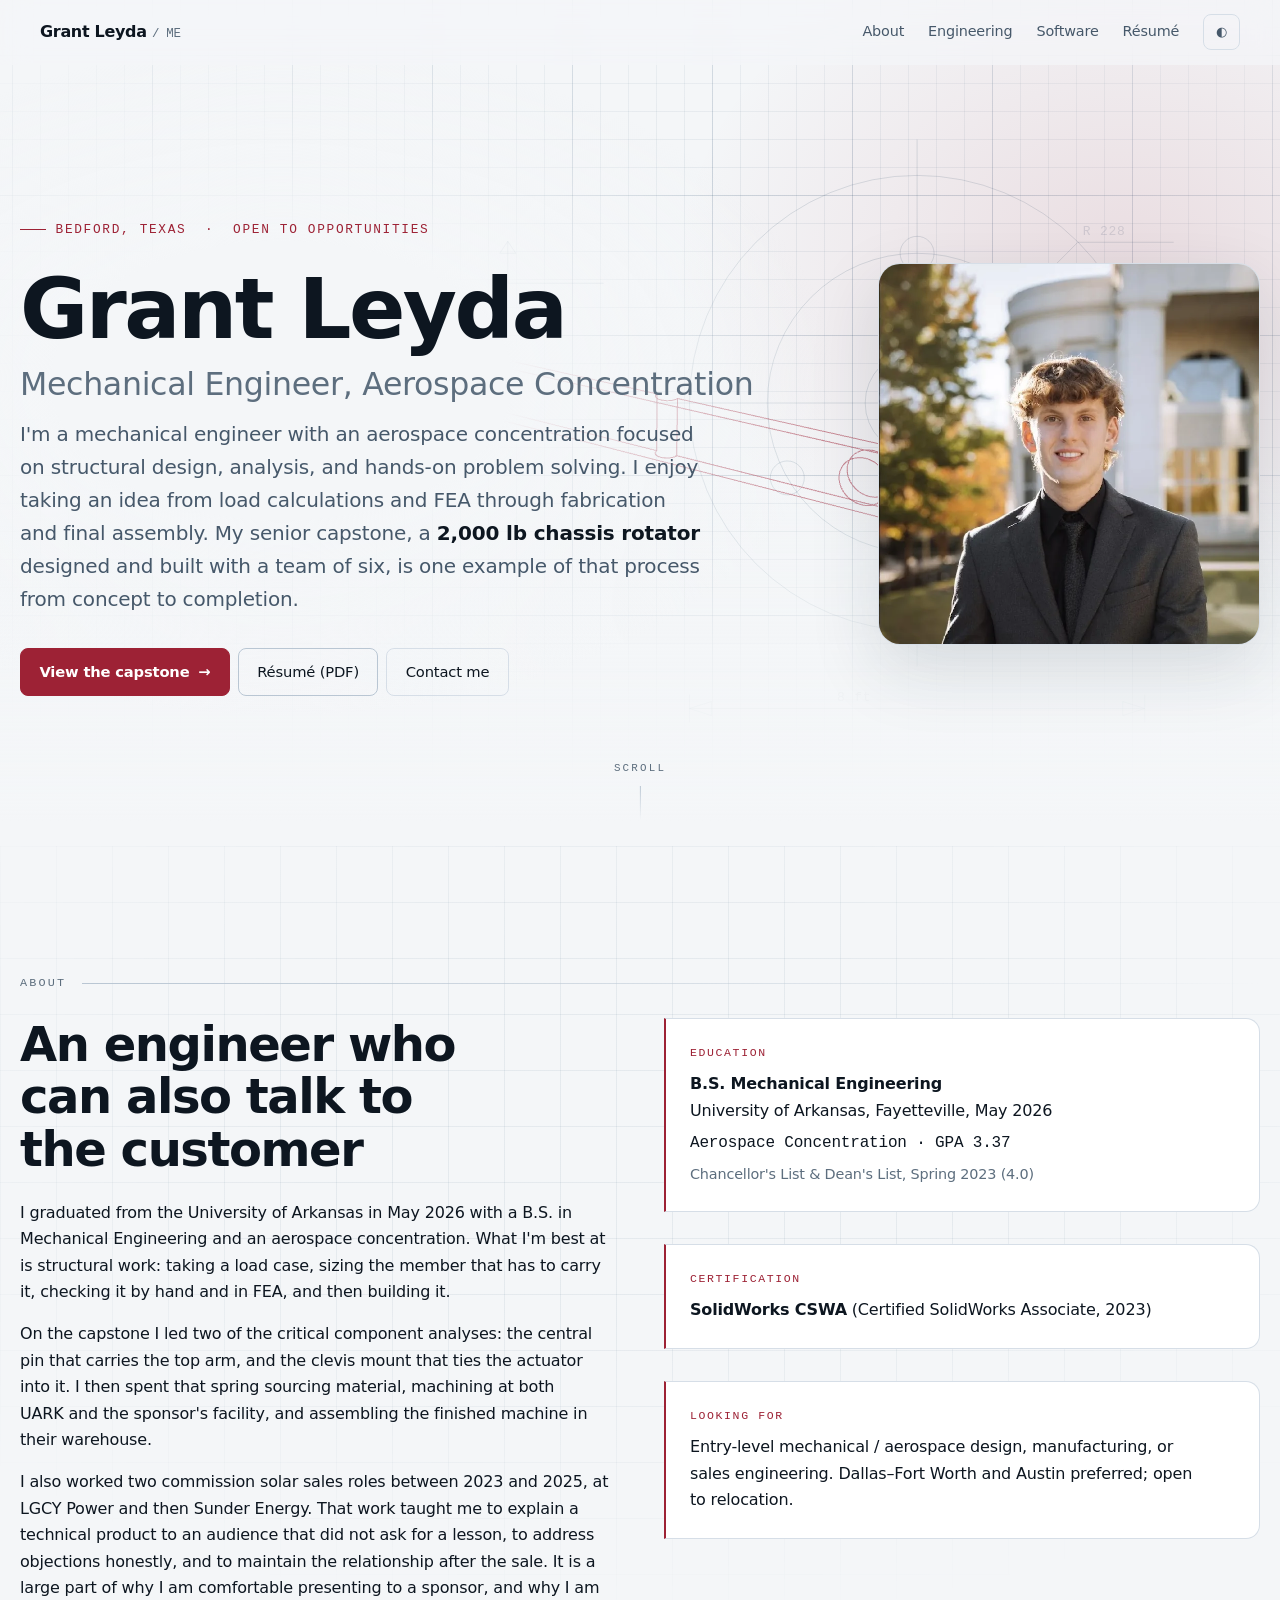
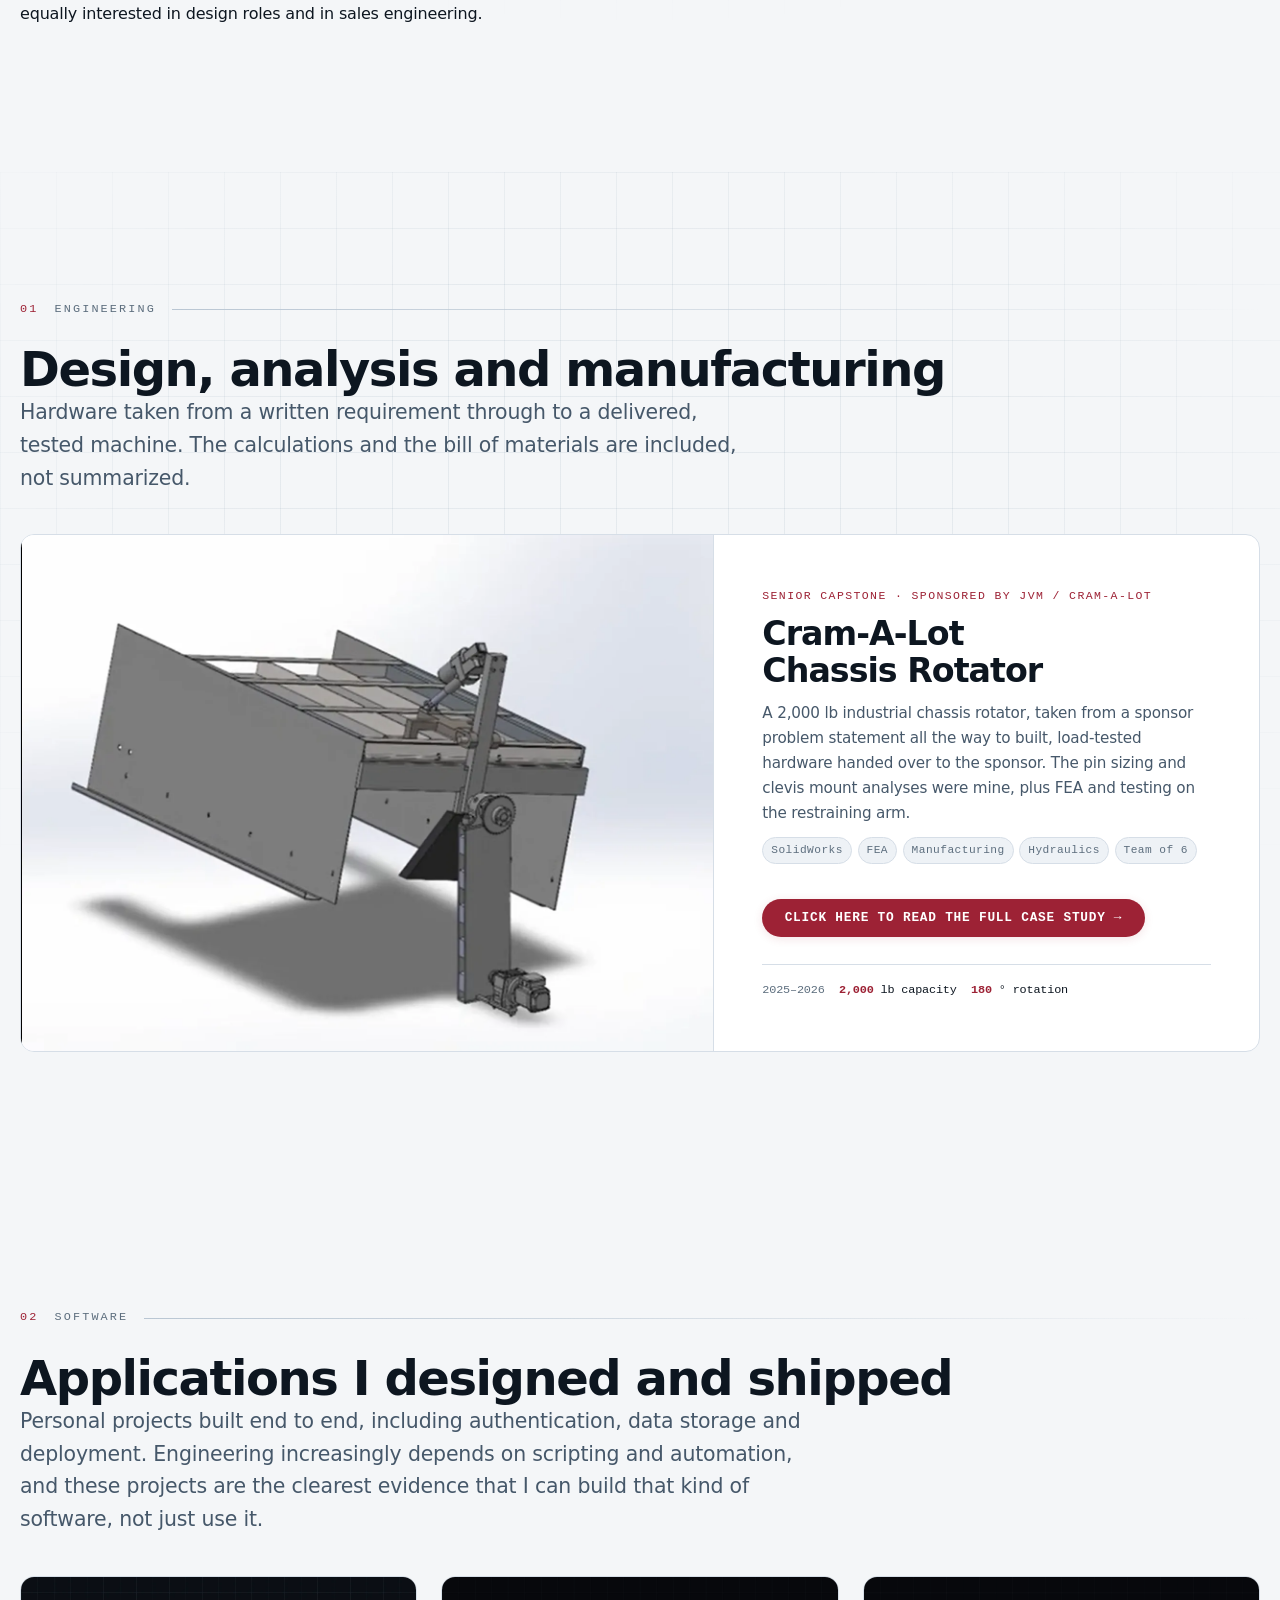
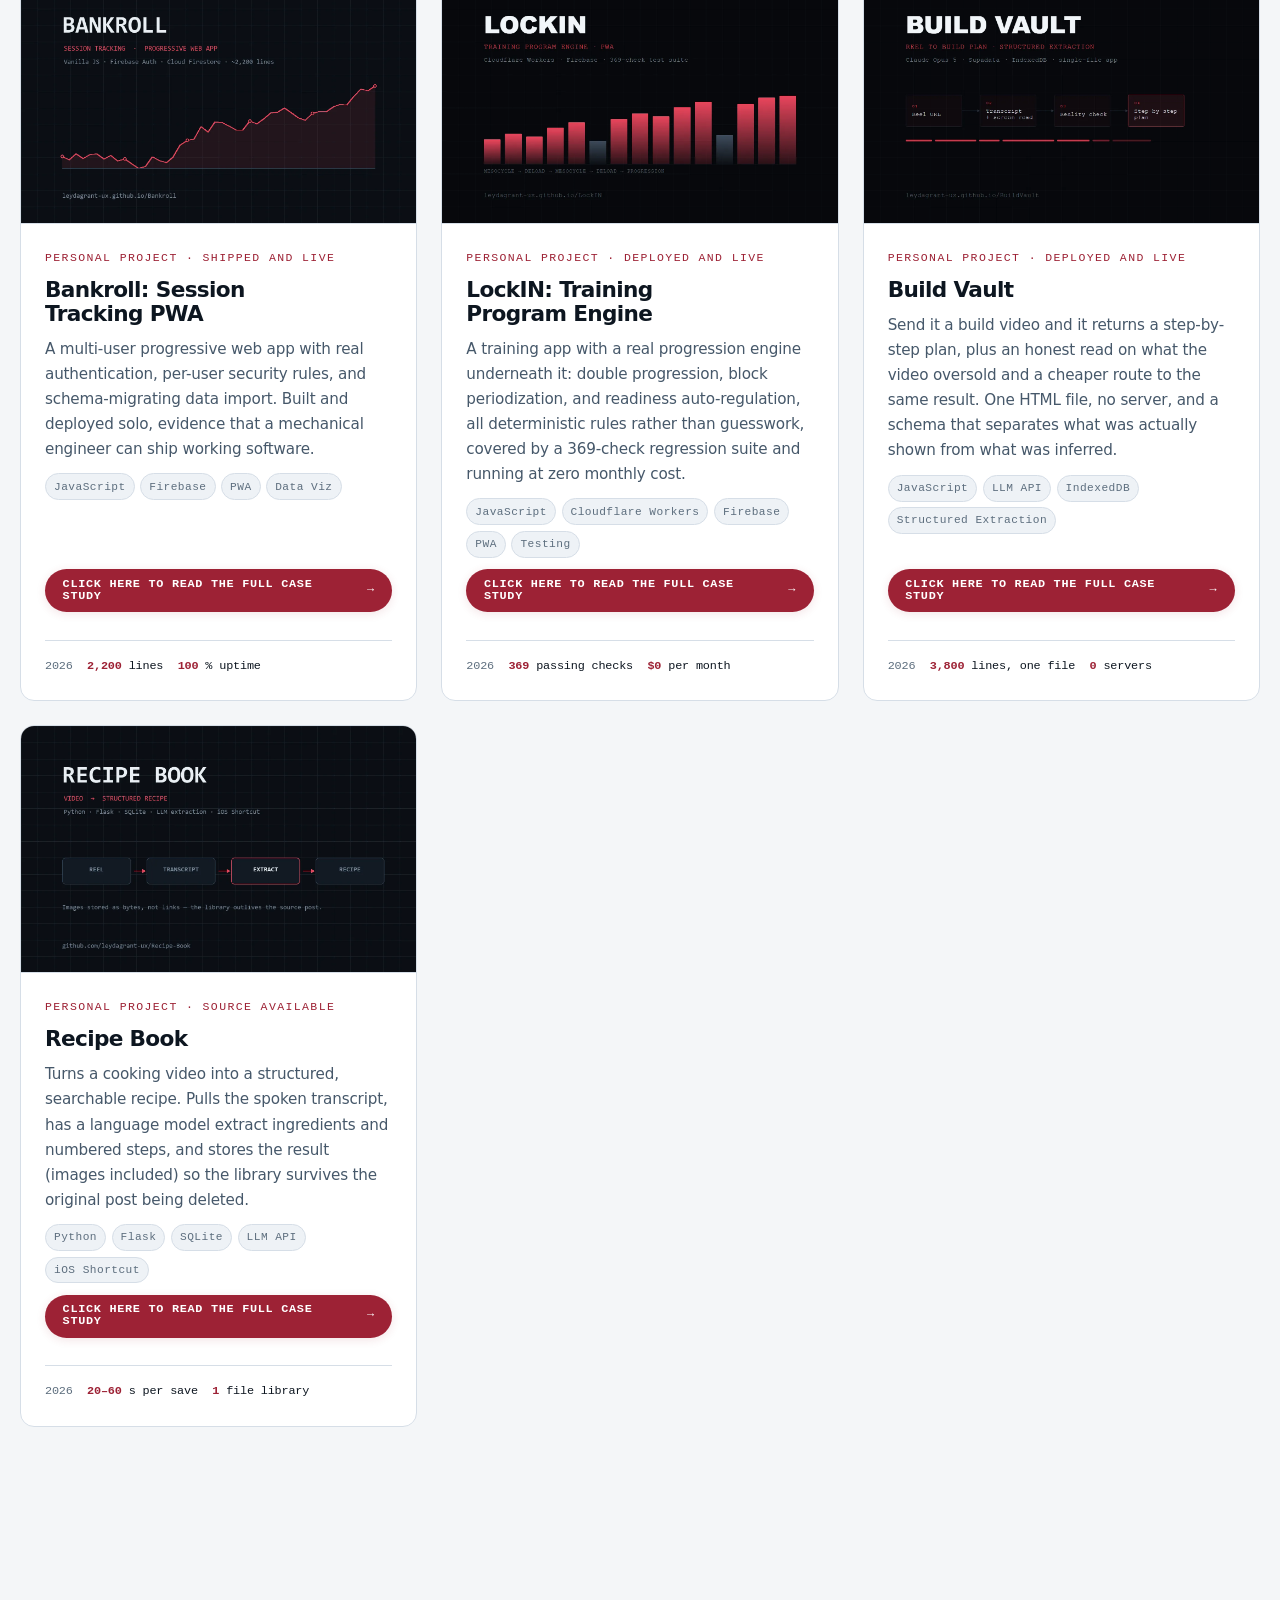
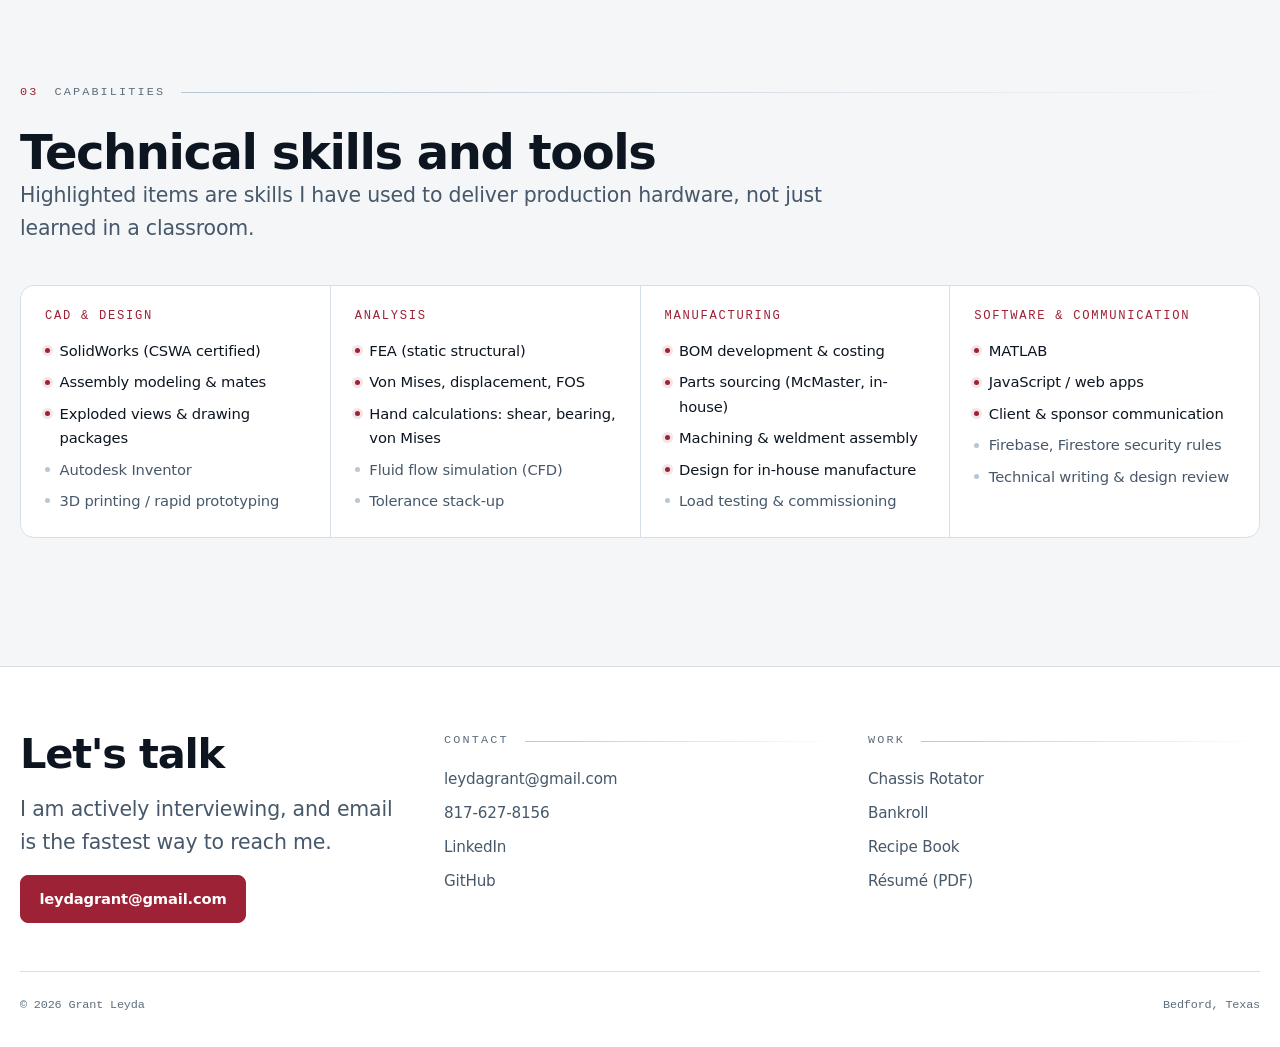
<file: index.html>
<!doctype html>
<html lang="en" data-theme="light">
<head>
<meta charset="utf-8">
<meta name="viewport" content="width=device-width, initial-scale=1">
<title>Grant Leyda | Mechanical Engineer</title>
<meta name="description" content="Mechanical engineer with an aerospace concentration. Senior capstone: a 2,000 lb industrial chassis rotator designed, analyzed, built and delivered to the sponsor. SolidWorks, FEA, and manufacturing.">
<meta name="author" content="Grant Leyda">

<meta property="og:type" content="website">
<meta property="og:title" content="Grant Leyda | Mechanical Engineer">
<meta property="og:description" content="A 2,000 lb chassis rotator, from the problem statement to delivered hardware. Orbit the parts and run the pin analysis yourself.">
<meta property="og:image" content="assets/img/cad-machine-loaded.webp">

<link rel="icon" href="data:image/svg+xml,<svg xmlns='http://www.w3.org/2000/svg' viewBox='0 0 100 100'><rect width='100' height='100' rx='18' fill='%2306080b'/><text y='72' x='50' text-anchor='middle' font-size='62' font-family='monospace' fill='%2335d6f2'>G</text></svg>">
<link rel="stylesheet" href="css/site.css?v=20260904b">

<script>
  // Applied before first paint so a returning dark-theme visitor never sees a light flash.
  try {
    var t = localStorage.getItem('gl-theme');
    if (t === 'light' || t === 'dark') document.documentElement.dataset.theme = t;
  } catch (e) {}
</script>
</head>

<body data-base="./">

<nav class="nav">
  <a class="nav__brand" href="index.html">Grant Leyda <span>/ ME</span></a>
  <div class="nav__links">
    <a href="#about">About</a>
    <a href="#engineering">Engineering</a>
    <a href="#software">Software</a>
    <a href="assets/Grant_Leyda_Resume_2026.pdf">Résumé</a>
    <button class="icon-btn" data-theme-toggle aria-label="Switch to dark theme">◐</button>
  </div>
</nav>

<!-- ===================================================================== -->
<header class="hero">
  <!-- Blueprint field: drafting grid plus dimension linework, all vector. -->
  <div class="blueprint" aria-hidden="true">
    <svg class="blueprint__draw" viewBox="0 0 1000 700" fill="none"
         xmlns="http://www.w3.org/2000/svg" role="presentation">
      <!-- bolt circle -->
      <circle data-bp-stroke style="--i:0" cx="560" cy="330" r="228"/>
      <circle data-bp-stroke style="--i:1" cx="560" cy="330" r="150" stroke-dasharray="10 7"/>
      <circle data-bp-stroke style="--i:2" cx="560" cy="330" r="52"/>
      <!-- center marks -->
      <path data-bp-stroke style="--i:2" d="M560 66V594M296 330h528"/>
      <!-- bolt holes on the circle -->
      <circle data-bp-stroke style="--i:3" cx="560" cy="180" r="17"/>
      <circle data-bp-stroke style="--i:3" cx="690" cy="405" r="17"/>
      <circle data-bp-stroke style="--i:3" cx="430" cy="405" r="17"/>
      <!-- overall dimension, bottom -->
      <path data-bp-stroke style="--i:4" d="M332 636h456M332 622v28M788 622v28"/>
      <path data-bp-stroke style="--i:4" d="M332 636l22-7v14zM788 636l-22-7v14z" fill="currentColor"/>
      <text x="497" y="628" text-anchor="middle">8 ft</text>
      <!-- radius leader -->
      <path data-bp-stroke style="--i:5" d="M560 330l161-161 96 0"/>
      <text x="726" y="162">R 228</text>
      <!-- section marker -->
      <path data-bp-stroke style="--i:6" d="M150 210h96M150 210v-42M150 168l-8 12h16z" fill="currentColor"/>
      <text x="120" y="240">A</text>
      <!-- angle callout, cardinal -->
      <path data-bp-stroke data-bp-accent style="--i:7"
            d="M560 330l186 96M560 330l186-96M700 306a160 160 0 010 48"/>
      <text data-bp-accent x="762" y="342">180°</text>
    </svg>
  </div>

  <div class="hero__stage" data-hero-stage aria-hidden="true"></div>

  <div class="hero__inner wrap">
    <div class="hero__grid">
      <div>
        <div class="hero__kicker">Bedford, Texas &nbsp;·&nbsp; Open to opportunities</div>
        <h1>
          Grant Leyda
          <em>Mechanical Engineer, Aerospace Concentration</em>
        </h1>
        <p class="hero__lede">
          I'm a mechanical engineer with an aerospace concentration focused on structural
          design, analysis, and hands-on problem solving. I enjoy taking an idea from load
          calculations and FEA through fabrication and final assembly. My senior capstone,
          a <strong>2,000&nbsp;lb chassis rotator</strong> designed and built with a team of
          six, is one example of that process from concept to completion.
        </p>
        <div class="hero__cta">
          <a class="btn btn--primary" href="projects/rotator.html">
            View the capstone <span aria-hidden="true">→</span>
          </a>
          <a class="btn" href="assets/Grant_Leyda_Resume_2026.pdf">Résumé (PDF)</a>
          <a class="btn btn--ghost" href="mailto:leydagrant@gmail.com">Contact me</a>
        </div>
      </div>

      <div class="hero__portrait">
        <img src="assets/img/headshot.webp" width="742" height="742"
             alt="Portrait of Grant Leyda" fetchpriority="high">
      </div>
    </div>
  </div>

  <div class="hero__cue" aria-hidden="true">Scroll</div>
</header>

<!-- ===================================================================== -->
<section class="section gridbg" id="about">
  <div class="wrap">
    <div class="eyebrow">About</div>

    <div style="display:grid;grid-template-columns:repeat(auto-fit,minmax(300px,1fr));gap:3rem">
      <div data-reveal>
        <h2>An engineer who can also talk to the customer</h2>
        <p style="margin-top:1.5rem">
          I graduated from the University of Arkansas in May 2026 with a B.S. in Mechanical
          Engineering and an aerospace concentration. What I'm best at is structural work:
          taking a load case, sizing the member that has to carry it, checking it by hand and
          in FEA, and then building it.
        </p>
        <p>
          On the capstone I led two of the critical component analyses: the central pin
          that carries the top arm, and the clevis mount that ties the actuator into it.
          I then spent that spring sourcing material, machining at both UARK and the
          sponsor's facility, and assembling the finished machine in their warehouse.
        </p>
        <p>
          I also worked two commission solar sales roles between 2023 and 2025, at LGCY Power
          and then Sunder Energy.
          That work taught me to explain a technical product to an audience that did not ask
          for a lesson, to address objections honestly, and to maintain the relationship
          after the sale. It is a large part of why I am comfortable presenting to a sponsor,
          and why I am equally interested in design roles and in sales engineering.
        </p>
        <p>
          <!-- INTERESTS: one line, Grant's own words go here. -->
        </p>
      </div>

      <div data-reveal style="--delay:100ms">
        <div class="callout" style="margin-top:0">
          <div class="callout__label">Education</div>
          <p style="margin-bottom:.4rem"><strong>B.S. Mechanical Engineering</strong><br>
          University of Arkansas, Fayetteville, May 2026</p>
          <p style="margin-bottom:.4rem" class="mono" style="font-size:.85rem">
            Aerospace Concentration · GPA 3.37</p>
          <p style="margin-bottom:0;color:var(--ink-3);font-size:.9rem">
            Chancellor's List &amp; Dean's List, Spring 2023 (4.0)</p>
        </div>

        <div class="callout">
          <div class="callout__label">Certification</div>
          <p style="margin-bottom:0">
            <strong>SolidWorks CSWA</strong> (Certified SolidWorks Associate, 2023)
          </p>
        </div>

        <div class="callout">
          <div class="callout__label">Looking for</div>
          <p style="margin-bottom:0">
            Entry-level mechanical / aerospace design, manufacturing, or sales engineering.
            Dallas–Fort Worth and Austin preferred; open to relocation.
          </p>
        </div>
      </div>
    </div>
  </div>
</section>

<!-- ===================================================================== -->
<section class="section gridbg" id="engineering">
  <div class="wrap">
    <div class="eyebrow"><span class="eyebrow__i">01</span> Engineering</div>
    <h2 data-reveal>Design, analysis and manufacturing</h2>
    <p class="lede" data-reveal style="--delay:60ms">
      Hardware taken from a written requirement through to a delivered, tested machine.
      The calculations and the bill of materials are included, not summarized.
    </p>

    <div class="cards cards--split" data-projects="engineering" style="margin-top:2.5rem">
      <noscript>
        <p><a href="projects/rotator.html">Cram-A-Lot Chassis Rotator (senior capstone)</a></p>
      </noscript>
    </div>
  </div>
</section>

<!-- ===================================================================== -->
<section class="section" id="software">
  <div class="wrap">
    <div class="eyebrow"><span class="eyebrow__i">02</span> Software</div>
    <h2 data-reveal>Applications I designed and shipped</h2>
    <p class="lede" data-reveal style="--delay:60ms">
      Personal projects built end to end, including authentication, data storage and
      deployment. Engineering increasingly depends on scripting and automation, and these
      projects are the clearest evidence that I can build that kind of software, not just
      use it.
    </p>

    <div class="cards cards--split" data-projects="software" style="margin-top:2.5rem">
      <noscript>
        <p><a href="projects/bankroll.html">Bankroll (session tracking web app)</a></p>
        <p><a href="projects/recipes.html">Recipe Book (video to structured recipe)</a></p>
      </noscript>
    </div>
  </div>
</section>

<!-- ===================================================================== -->
<section class="section" id="capabilities">
  <div class="wrap">
    <div class="eyebrow"><span class="eyebrow__i">03</span> Capabilities</div>
    <h2 data-reveal>Technical skills and tools</h2>
    <p class="lede" data-reveal style="--delay:60ms">
      Highlighted items are skills I have used to deliver production hardware, not just learned in a classroom.
    </p>

    <div class="caps" data-reveal style="margin-top:2.5rem">
      <div class="cap">
        <h3>CAD &amp; design</h3>
        <ul>
          <li class="is-key">SolidWorks (CSWA certified)</li>
          <li class="is-key">Assembly modeling &amp; mates</li>
          <li class="is-key">Exploded views &amp; drawing packages</li>
          <li>Autodesk Inventor</li>
          <li>3D printing / rapid prototyping</li>
        </ul>
      </div>
      <div class="cap">
        <h3>Analysis</h3>
        <ul>
          <li class="is-key">FEA (static structural)</li>
          <li class="is-key">Von Mises, displacement, FOS</li>
          <li class="is-key">Hand calculations: shear, bearing, von Mises</li>
          <li>Fluid flow simulation (CFD)</li>
          <li>Tolerance stack-up</li>
        </ul>
      </div>
      <div class="cap">
        <h3>Manufacturing</h3>
        <ul>
          <li class="is-key">BOM development &amp; costing</li>
          <li class="is-key">Parts sourcing (McMaster, in-house)</li>
          <li class="is-key">Machining &amp; weldment assembly</li>
          <li class="is-key">Design for in-house manufacture</li>
          <li>Load testing &amp; commissioning</li>
        </ul>
      </div>
      <div class="cap">
        <h3>Software &amp; communication</h3>
        <ul>
          <li class="is-key">MATLAB</li>
          <li class="is-key">JavaScript / web apps</li>
          <li class="is-key">Client &amp; sponsor communication</li>
          <li>Firebase, Firestore security rules</li>
          <li>Technical writing &amp; design review</li>
        </ul>
      </div>
    </div>
  </div>
</section>

<!-- ===================================================================== -->
<footer class="footer" id="contact">
  <div class="wrap">
    <div class="footer__grid">
      <div>
        <h2>Let's talk</h2>
        <p class="lede">
          I am actively interviewing, and email is the fastest way to reach me.
        </p>
        <a class="btn btn--primary" href="mailto:leydagrant@gmail.com">leydagrant@gmail.com</a>
      </div>

      <div>
        <div class="eyebrow" style="margin-bottom:1rem">Contact</div>
        <div class="footer__links">
          <a href="mailto:leydagrant@gmail.com">leydagrant@gmail.com</a>
          <a href="tel:+18176278156">817-627-8156</a>
          <a href="https://www.linkedin.com/in/grant-leyda" rel="noopener">LinkedIn</a>
          <a href="https://github.com/leydagrant-ux" rel="noopener">GitHub</a>
        </div>
      </div>

      <div>
        <div class="eyebrow" style="margin-bottom:1rem">Work</div>
        <div class="footer__links">
          <a href="projects/rotator.html">Chassis Rotator</a>
          <a href="projects/bankroll.html">Bankroll</a>
          <a href="projects/recipes.html">Recipe Book</a>
          <a href="assets/Grant_Leyda_Resume_2026.pdf">Résumé (PDF)</a>
        </div>
      </div>
    </div>

    <div class="footer__meta">
      <span>© 2026 Grant Leyda</span>
      <span>Bedford, Texas</span>
    </div>
  </div>
</footer>

<script type="module">
  import { initAll } from './js/main.js?v=20260904b';
  import { renderCards } from './js/project-cards.js?v=20260904b';
  import { initHeroStage } from './js/viewer3d.js?v=20260904b';

  renderCards();   // must run before initAll so cards get reveal + tilt wired
  initAll();
  initHeroStage("assets/models/ua8r-plate.stl");
</script>

</body>
</html>
</file>
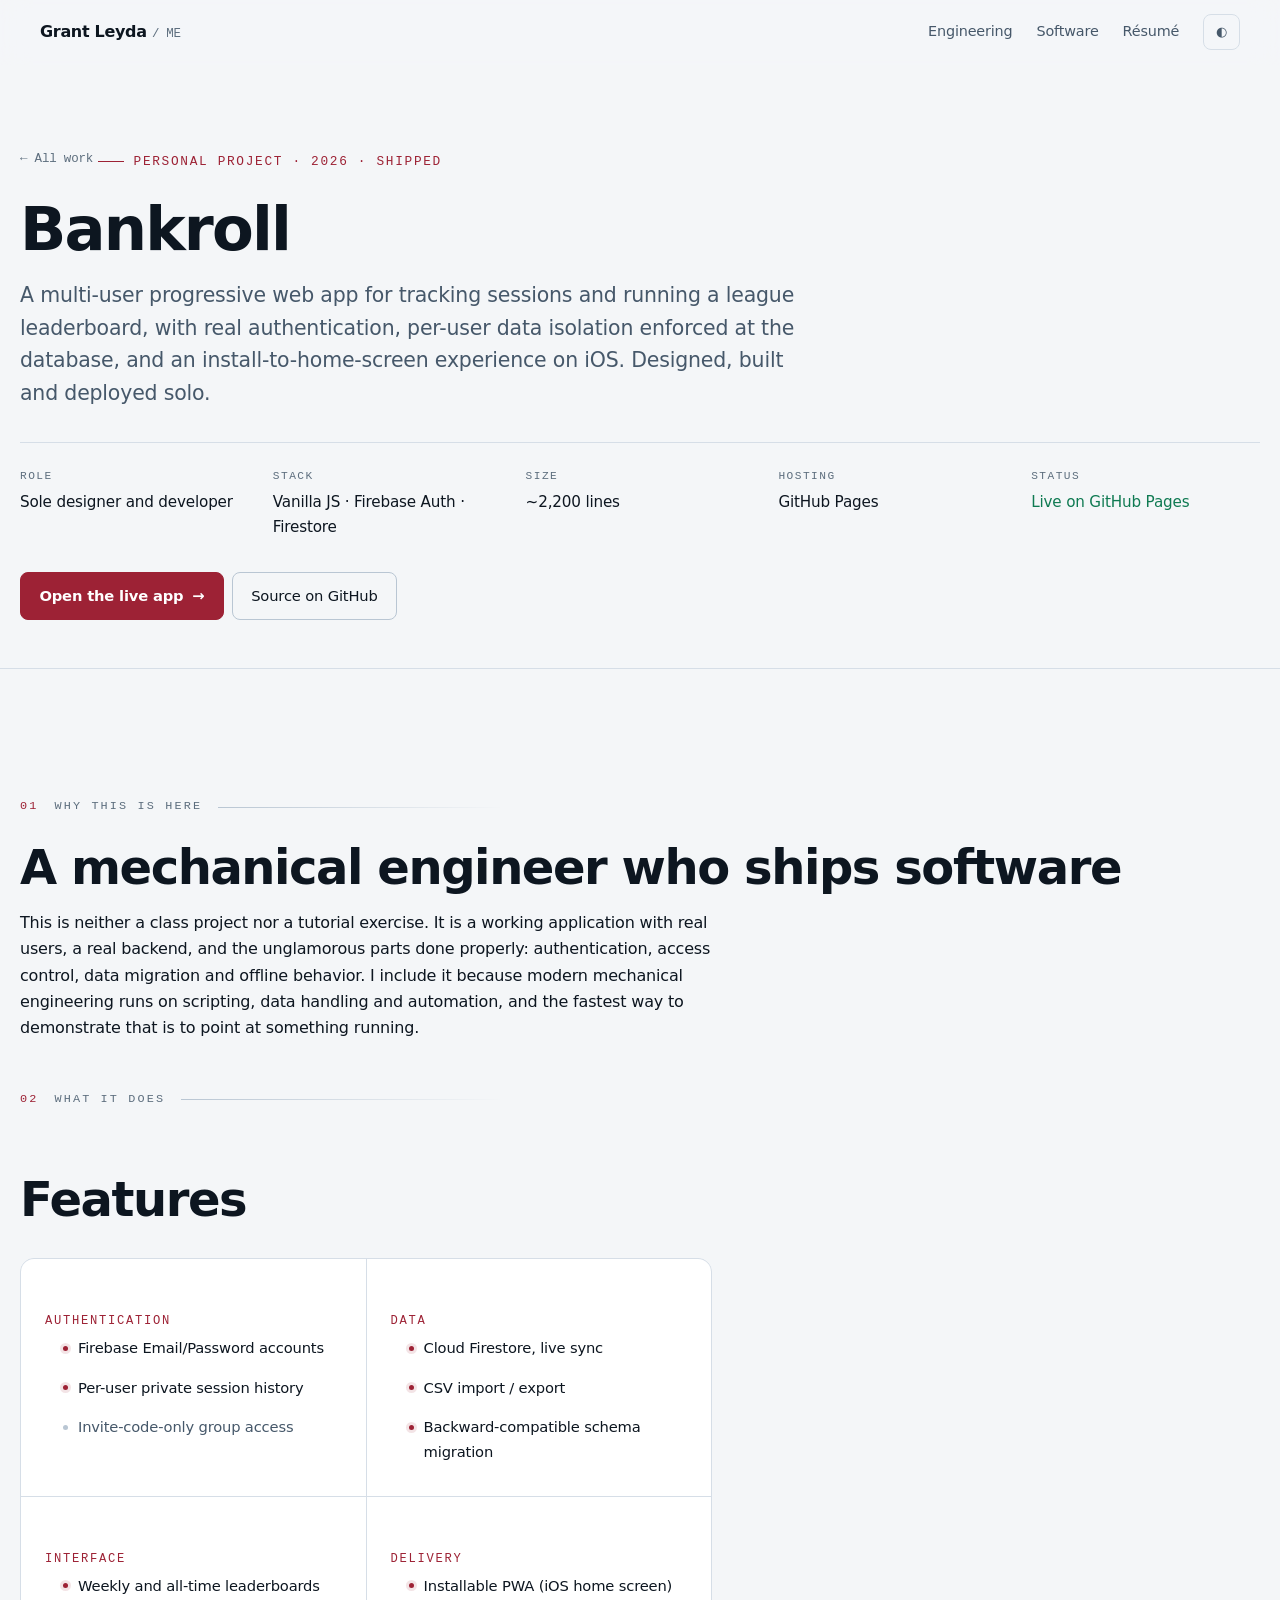
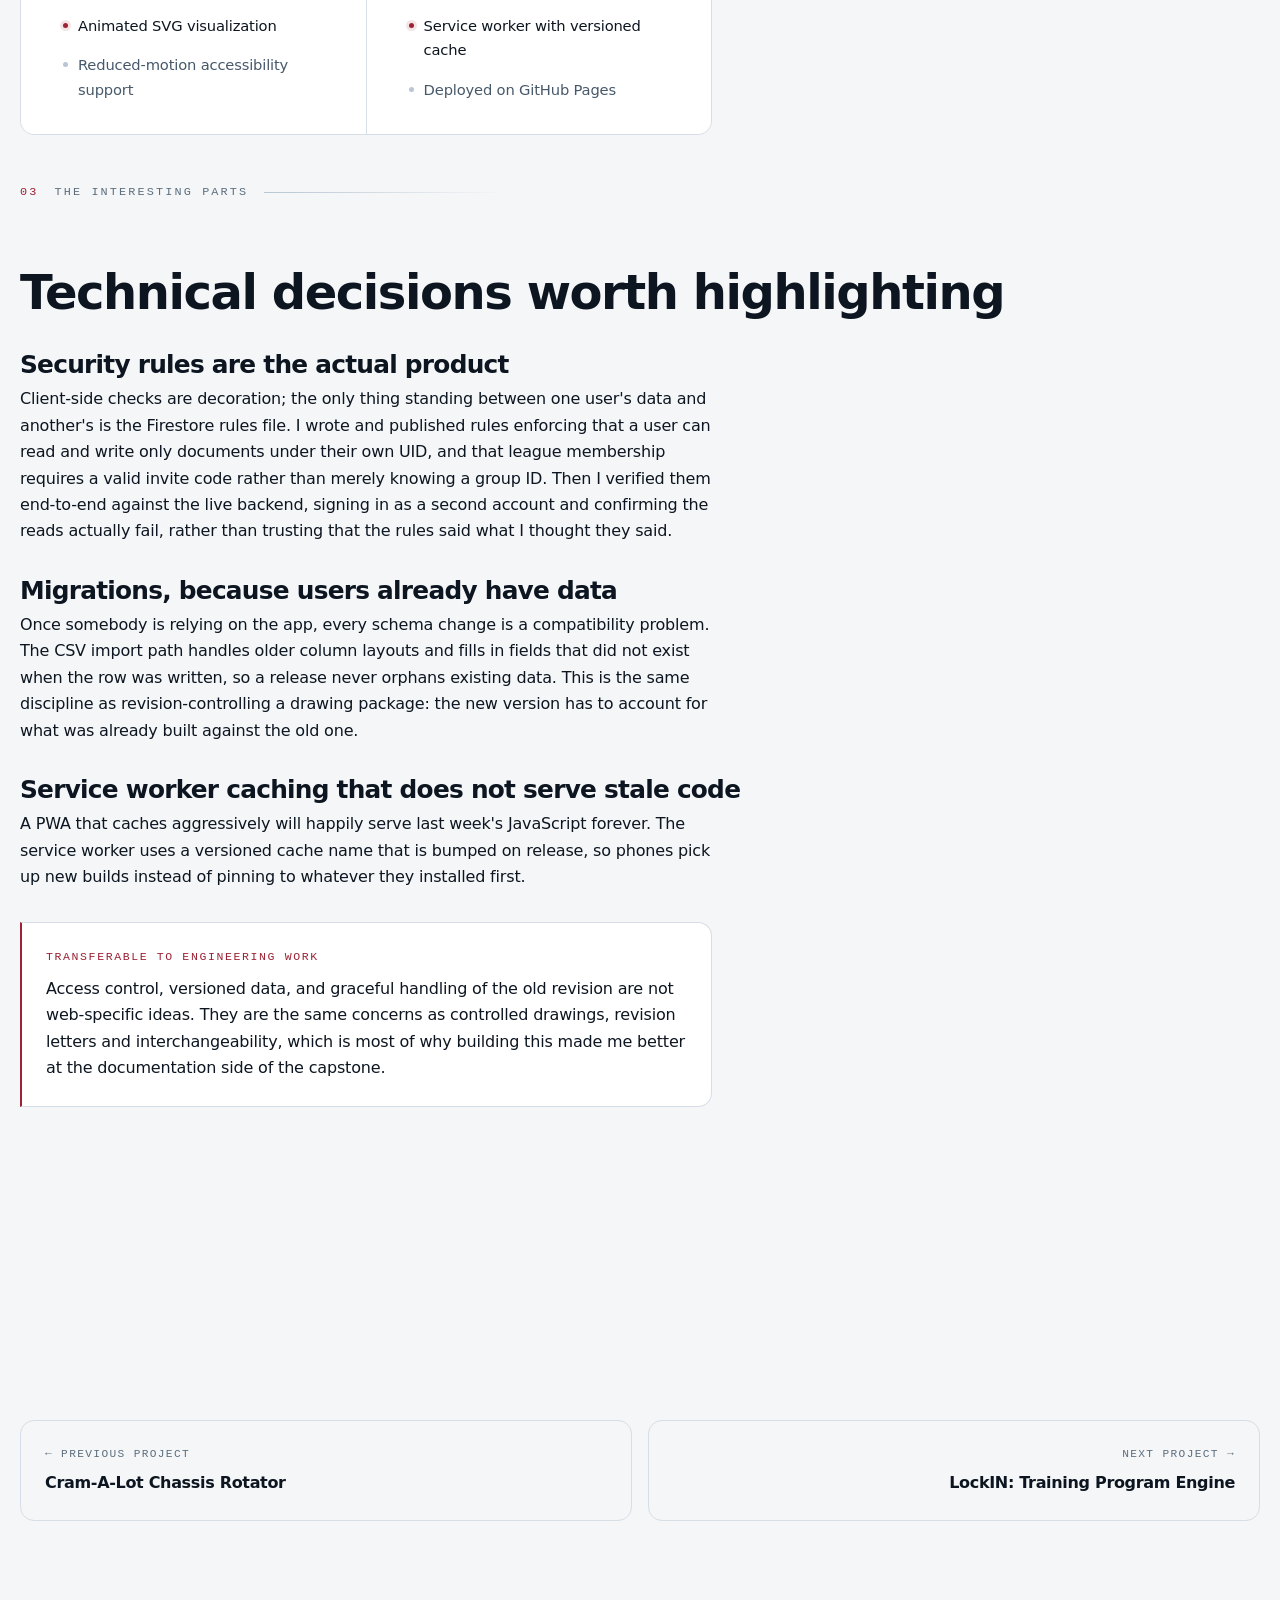
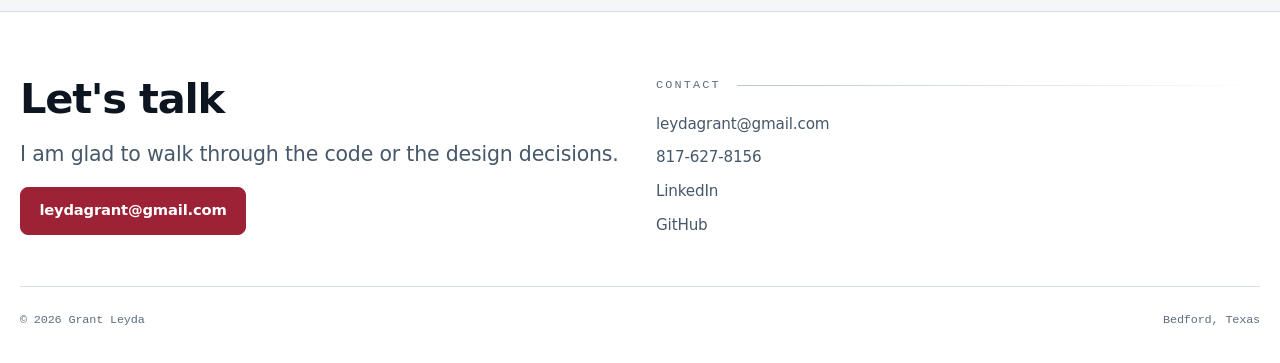
<file: projects/bankroll.html>
<!doctype html>
<html lang="en" data-theme="light">
<head>
<meta charset="utf-8">
<meta name="viewport" content="width=device-width, initial-scale=1">
<title>Bankroll: Session Tracking PWA | Grant Leyda</title>
<meta name="description" content="A multi-user progressive web app with Firebase Auth, Firestore security rules, offline support and schema-migrating CSV import. Built and shipped solo.">

<meta property="og:type" content="article">
<meta property="og:title" content="Bankroll: Session Tracking PWA">
<meta property="og:description" content="2,200 lines of vanilla JavaScript, a real auth backend, and security rules verified against the live database.">

<link rel="icon" href="data:image/svg+xml,<svg xmlns='http://www.w3.org/2000/svg' viewBox='0 0 100 100'><rect width='100' height='100' rx='18' fill='%2306080b'/><text y='72' x='50' text-anchor='middle' font-size='62' font-family='monospace' fill='%2335d6f2'>G</text></svg>">
<link rel="stylesheet" href="../css/site.css?v=20260904b">

<script>
  try {
    var t = localStorage.getItem('gl-theme');
    if (t === 'light' || t === 'dark') document.documentElement.dataset.theme = t;
  } catch (e) {}
</script>
</head>

<body data-base="../">

<nav class="nav">
  <a class="nav__brand" href="../index.html">Grant Leyda <span>/ ME</span></a>
  <div class="nav__links">
    <a href="../index.html#engineering">Engineering</a>
    <a href="../index.html#software">Software</a>
    <a href="../assets/Grant_Leyda_Resume_2026.pdf">Résumé</a>
    <button class="icon-btn" data-theme-toggle aria-label="Switch to dark theme">◐</button>
  </div>
</nav>

<!-- ===================================================================== -->
<header class="case-hero">
  <div class="case-hero__inner wrap">
    <a class="backlink" href="../index.html#software">← All work</a>
    <div class="hero__kicker">Personal Project · 2026 · Shipped</div>
    <h1>Bankroll</h1>
    <p class="lede">
      A multi-user progressive web app for tracking sessions and running a league
      leaderboard, with real authentication, per-user data isolation enforced at the
      database, and an install-to-home-screen experience on iOS. Designed, built and
      deployed solo.
    </p>

    <div class="facts">
      <div><div class="fact__k">Role</div><div class="fact__v">Sole designer and developer</div></div>
      <div><div class="fact__k">Stack</div><div class="fact__v">Vanilla JS · Firebase Auth · Firestore</div></div>
      <div><div class="fact__k">Size</div><div class="fact__v">~2,200 lines</div></div>
      <div><div class="fact__k">Hosting</div><div class="fact__v">GitHub Pages</div></div>
      <div><div class="fact__k">Status</div><div class="fact__v"><span class="ok">Live on GitHub Pages</span></div></div>
    </div>

    <div class="hero__cta" style="margin-top:2rem">
      <a class="btn btn--primary" href="https://leydagrant-ux.github.io/Bankroll" rel="noopener">
        Open the live app <span aria-hidden="true">→</span>
      </a>
      <a class="btn" href="https://github.com/leydagrant-ux/Bankroll" rel="noopener">Source on GitHub</a>
    </div>
  </div>
</header>

<!-- ===================================================================== -->
<section class="section">
  <div class="wrap prose">

    <div class="eyebrow"><span class="eyebrow__i">01</span> Why this is here</div>
    <h2 style="margin-top:0" data-reveal>A mechanical engineer who ships software</h2>
    <p data-reveal>
      This is neither a class project nor a tutorial exercise. It is a working
      application with real users, a real backend, and the unglamorous parts done properly:
      authentication, access control, data migration and offline behavior. I include it because
      modern mechanical engineering runs on scripting, data handling and automation, and the
      fastest way to demonstrate that is to point at something running.
    </p>

    <div class="eyebrow" style="margin-top:3rem"><span class="eyebrow__i">02</span> What it does</div>
    <h2 data-reveal>Features</h2>

    <div class="caps" data-reveal style="margin-top:2rem">
      <div class="cap">
        <h3>Authentication</h3>
        <ul>
          <li class="is-key">Firebase Email/Password accounts</li>
          <li class="is-key">Per-user private session history</li>
          <li>Invite-code-only group access</li>
        </ul>
      </div>
      <div class="cap">
        <h3>Data</h3>
        <ul>
          <li class="is-key">Cloud Firestore, live sync</li>
          <li class="is-key">CSV import / export</li>
          <li class="is-key">Backward-compatible schema migration</li>
        </ul>
      </div>
      <div class="cap">
        <h3>Interface</h3>
        <ul>
          <li class="is-key">Weekly and all-time leaderboards</li>
          <li class="is-key">Animated SVG visualization</li>
          <li>Reduced-motion accessibility support</li>
        </ul>
      </div>
      <div class="cap">
        <h3>Delivery</h3>
        <ul>
          <li class="is-key">Installable PWA (iOS home screen)</li>
          <li class="is-key">Service worker with versioned cache</li>
          <li>Deployed on GitHub Pages</li>
        </ul>
      </div>
    </div>

    <div class="eyebrow" style="margin-top:3rem"><span class="eyebrow__i">03</span> The interesting parts</div>
    <h2 data-reveal>Technical decisions worth highlighting</h2>

    <h3 data-reveal>Security rules are the actual product</h3>
    <p data-reveal>
      Client-side checks are decoration; the only thing standing between one user's data and
      another's is the Firestore rules file. I wrote and published rules enforcing that a
      user can read and write only documents under their own UID, and that league membership
      requires a valid invite code rather than merely knowing a group ID. Then I verified
      them end-to-end against the live backend, signing in as a second account and
      confirming the reads actually fail, rather than trusting that the rules said what I
      thought they said.
    </p>

    <h3 data-reveal>Migrations, because users already have data</h3>
    <p data-reveal>
      Once somebody is relying on the app, every schema change is a compatibility problem.
      The CSV import path handles older column layouts and fills in fields that did not
      exist when the row was written, so a release never orphans existing data. This is the
      same discipline as revision-controlling a drawing package: the new version has to
      account for what was already built against the old one.
    </p>

    <h3 data-reveal>Service worker caching that does not serve stale code</h3>
    <p data-reveal>
      A PWA that caches aggressively will happily serve last week's JavaScript forever. The
      service worker uses a versioned cache name that is bumped on release, so phones pick
      up new builds instead of pinning to whatever they installed first.
    </p>

    <div class="callout" data-reveal>
      <div class="callout__label">Transferable to engineering work</div>
      <p style="margin-bottom:0">
        Access control, versioned data, and graceful handling of the old revision are not
        web-specific ideas. They are the same concerns as controlled drawings, revision
        letters and interchangeability, which is most of why building this made me better
        at the documentation side of the capstone.
      </p>
    </div>
  </div>
</section>

<!-- ===================================================================== -->
<section class="section--tight">
  <div class="wrap">
    <nav class="pager" data-pager aria-label="More projects"></nav>
  </div>
</section>

<!-- ===================================================================== -->
<footer class="footer">
  <div class="wrap">
    <div class="footer__grid">
      <div>
        <h2>Let's talk</h2>
        <p class="lede">I am glad to walk through the code or the design decisions.</p>
        <a class="btn btn--primary" href="mailto:leydagrant@gmail.com">leydagrant@gmail.com</a>
      </div>
      <div>
        <div class="eyebrow" style="margin-bottom:1rem">Contact</div>
        <div class="footer__links">
          <a href="mailto:leydagrant@gmail.com">leydagrant@gmail.com</a>
          <a href="tel:+18176278156">817-627-8156</a>
          <a href="https://www.linkedin.com/in/grant-leyda" rel="noopener">LinkedIn</a>
          <a href="https://github.com/leydagrant-ux" rel="noopener">GitHub</a>
        </div>
      </div>
    </div>
    <div class="footer__meta">
      <span>© 2026 Grant Leyda</span>
      <span>Bedford, Texas</span>
    </div>
  </div>
</footer>

<script type="module">
  import { initAll } from '../js/main.js?v=20260904b';
  import { renderPager } from '../js/project-cards.js?v=20260904b';
  renderPager('bankroll');
  initAll();
</script>

</body>
</html>
</file>
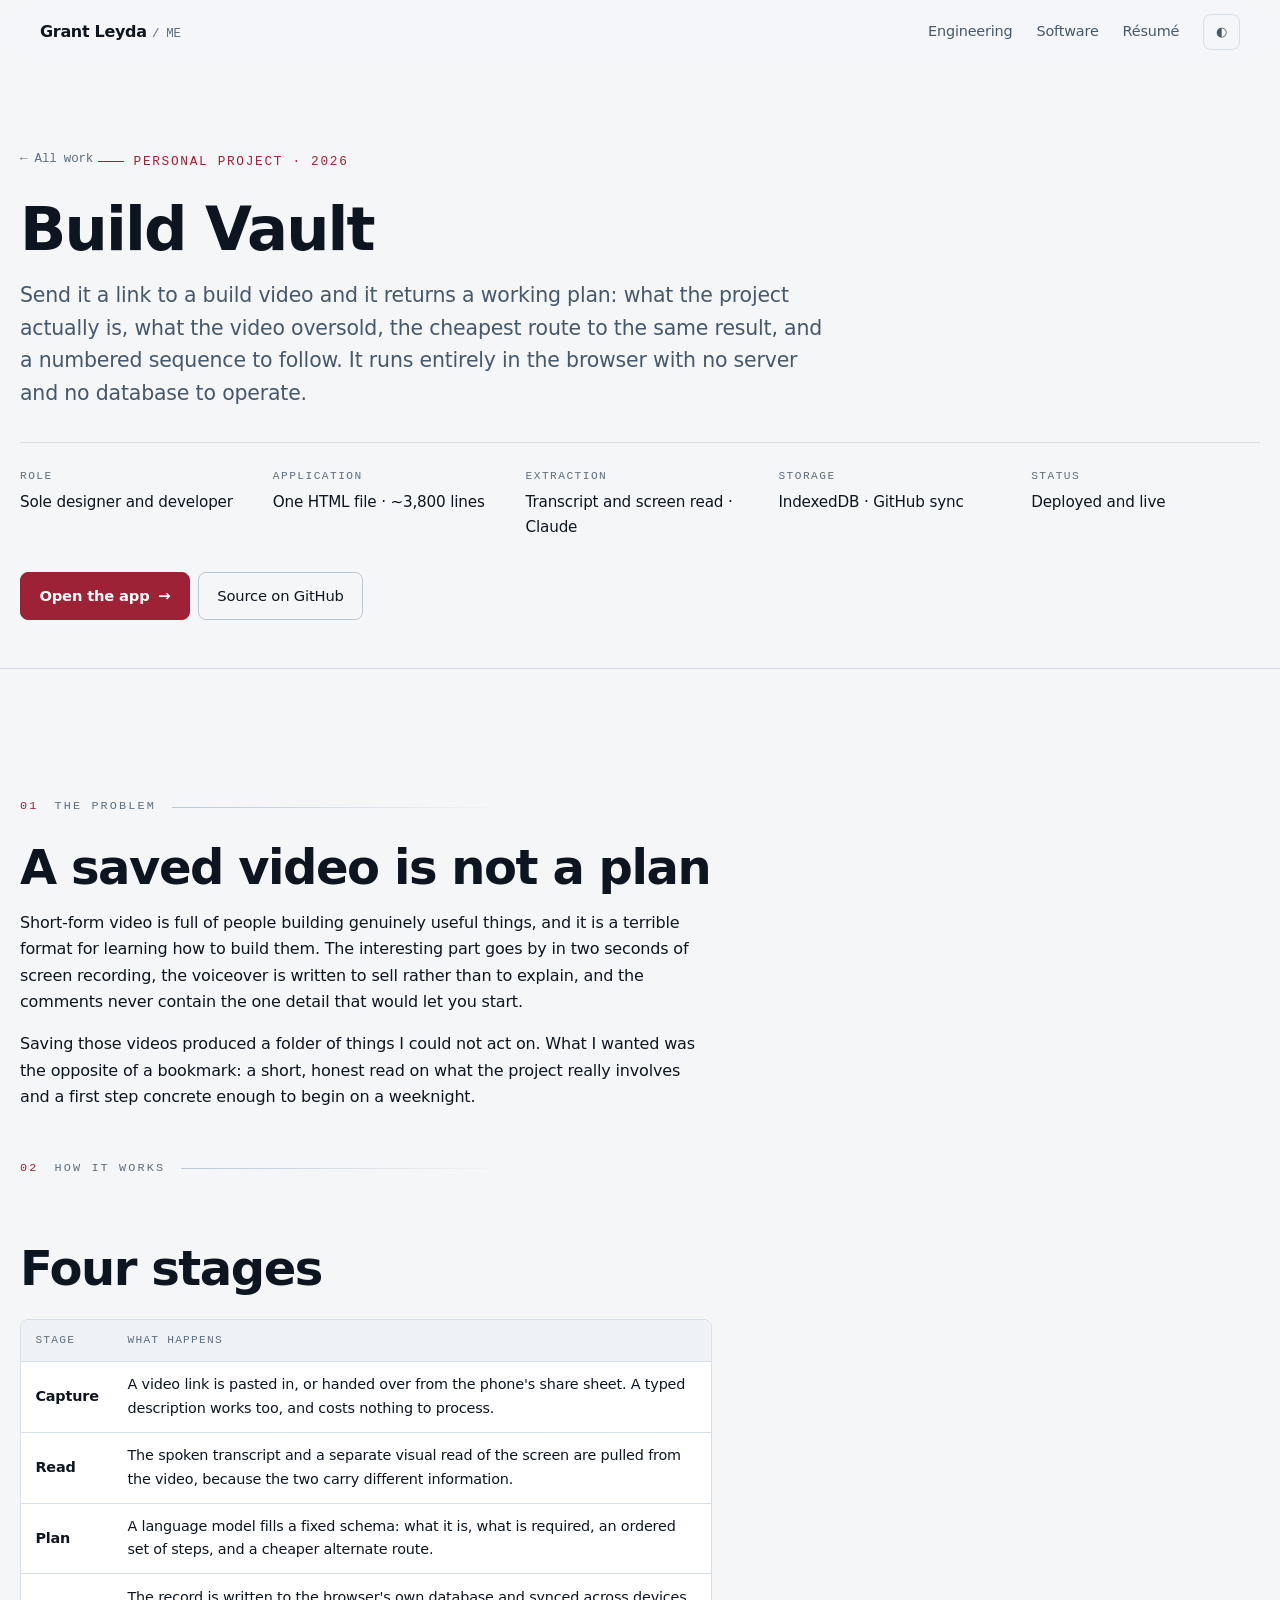
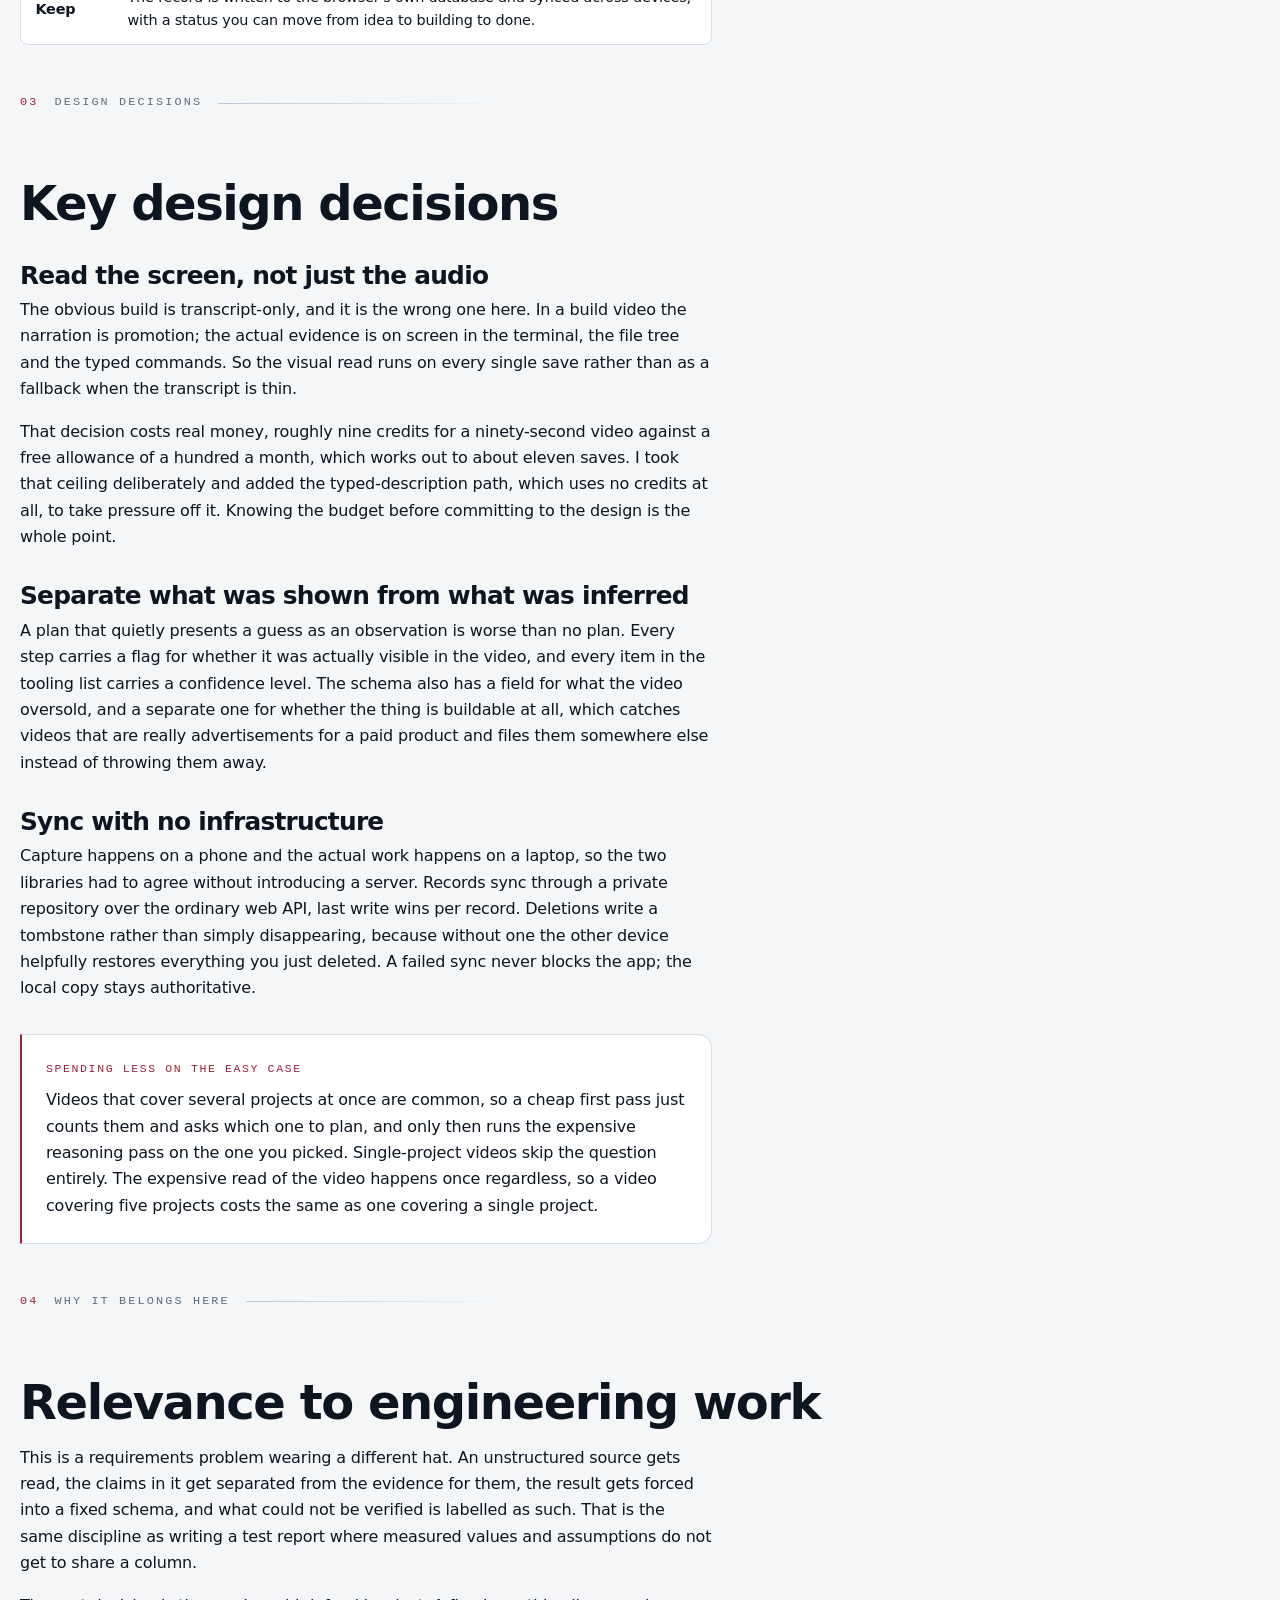
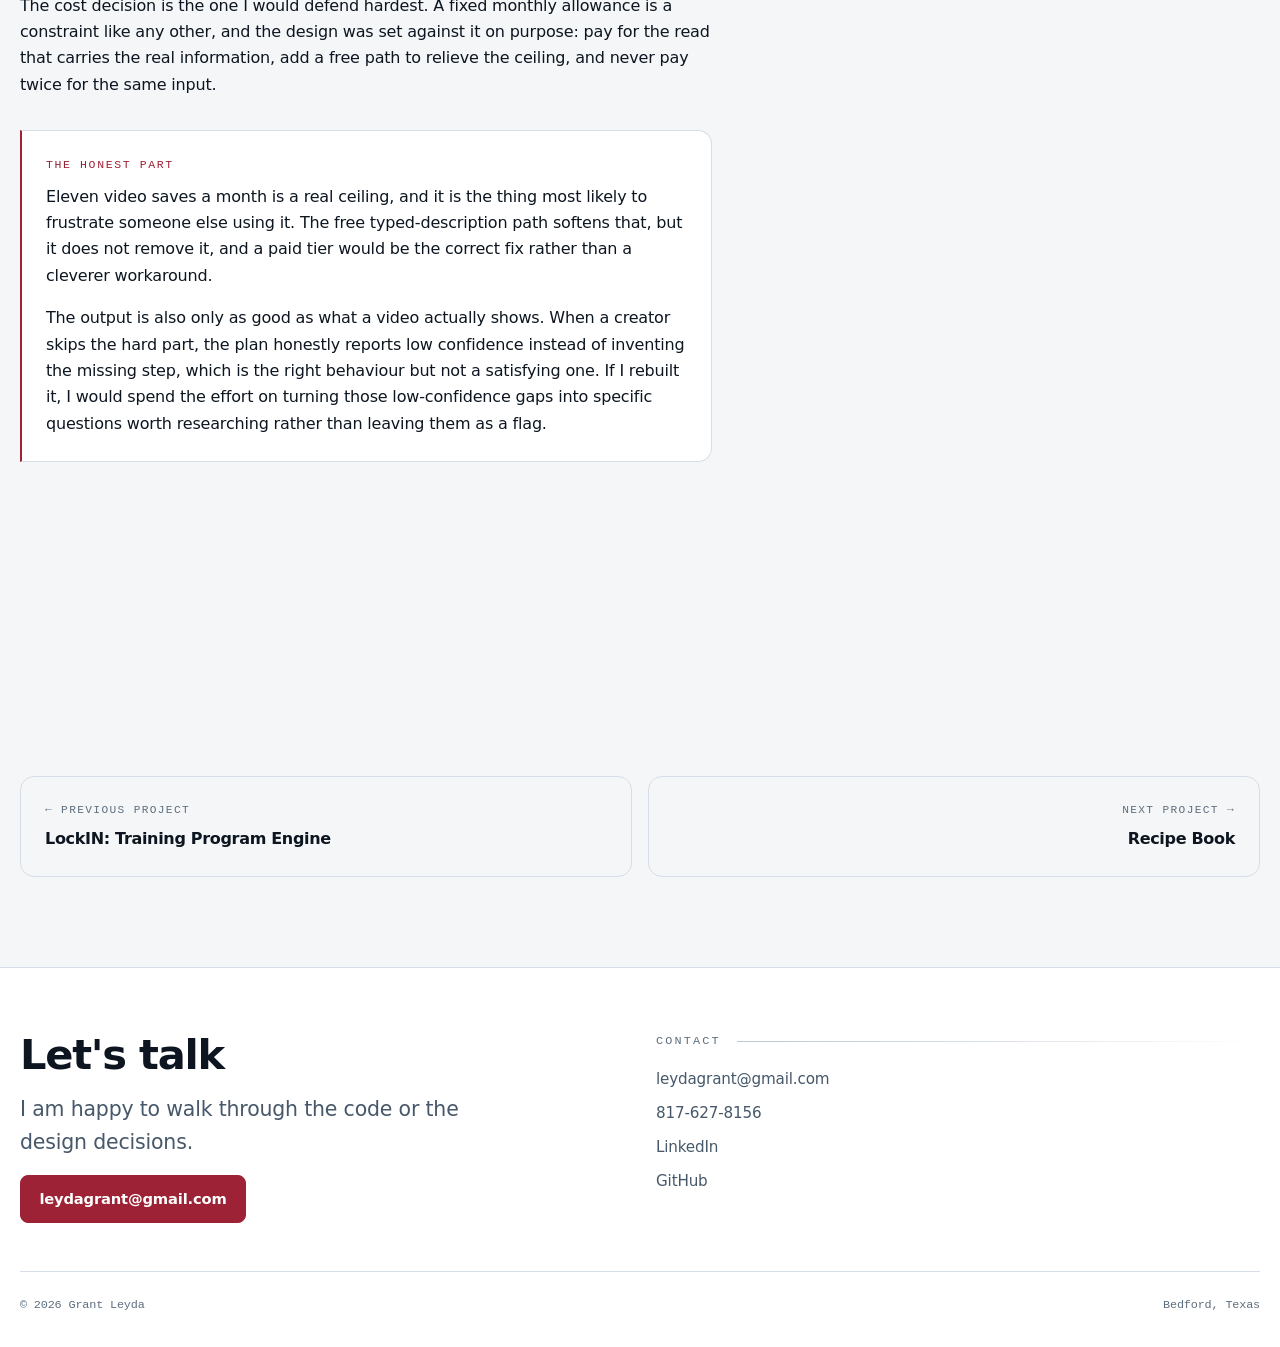
<file: projects/build-vault.html>
<!doctype html>
<html lang="en" data-theme="light">
<head>
<meta charset="utf-8">
<meta name="viewport" content="width=device-width, initial-scale=1">
<title>Build Vault | Grant Leyda</title>
<meta name="description" content="A single-file web app that turns a build video into an honest analysis, a step-by-step plan, and the prompt to start from, with a structured extraction schema and zero server infrastructure.">

<meta property="og:type" content="article">
<meta property="og:title" content="Build Vault | Grant Leyda">
<meta property="og:description" content="Send it a build video, get back a step-by-step plan: structured extraction, a reality check on what the video oversold, and no server to run.">
<meta property="og:image" content="../assets/img/build-vault-cover.webp">

<link rel="icon" href="data:image/svg+xml,<svg xmlns='http://www.w3.org/2000/svg' viewBox='0 0 100 100'><rect width='100' height='100' rx='18' fill='%2306080b'/><text y='72' x='50' text-anchor='middle' font-size='62' font-family='monospace' fill='%23e8455c'>G</text></svg>">
<link rel="stylesheet" href="../css/site.css?v=20260904b">

<script>
  try {
    var t = localStorage.getItem('gl-theme');
    if (t === 'light' || t === 'dark') document.documentElement.dataset.theme = t;
  } catch (e) {}
</script>
</head>

<body data-base="../">

<nav class="nav">
  <a class="nav__brand" href="../index.html">Grant Leyda <span>/ ME</span></a>
  <div class="nav__links">
    <a href="../index.html#engineering">Engineering</a>
    <a href="../index.html#software">Software</a>
    <a href="../assets/Grant_Leyda_Resume_2026.pdf">Résumé</a>
    <button class="icon-btn" data-theme-toggle aria-label="Switch to dark theme">◐</button>
  </div>
</nav>

<!-- ===================================================================== -->
<header class="case-hero">
  <div class="case-hero__inner wrap">
    <a class="backlink" href="../index.html#software">← All work</a>
    <div class="hero__kicker">Personal Project · 2026</div>
    <h1>Build Vault</h1>
    <p class="lede">
      Send it a link to a build video and it returns a working plan: what the project
      actually is, what the video oversold, the cheapest route to the same result, and a
      numbered sequence to follow. It runs entirely in the browser with no server and no
      database to operate.
    </p>

    <div class="facts">
      <div><div class="fact__k">Role</div><div class="fact__v">Sole designer and developer</div></div>
      <div><div class="fact__k">Application</div><div class="fact__v">One HTML file · ~3,800 lines</div></div>
      <div><div class="fact__k">Extraction</div><div class="fact__v">Transcript and screen read · Claude</div></div>
      <div><div class="fact__k">Storage</div><div class="fact__v">IndexedDB · GitHub sync</div></div>
      <div><div class="fact__k">Status</div><div class="fact__v">Deployed and live</div></div>
    </div>

    <div class="hero__cta" style="margin-top:2rem">
      <a class="btn btn--primary" href="https://leydagrant-ux.github.io/BuildVault/" rel="noopener">
        Open the app <span aria-hidden="true">→</span>
      </a>
      <a class="btn" href="https://github.com/leydagrant-ux/BuildVault" rel="noopener">Source on GitHub</a>
    </div>
  </div>
</header>

<!-- ===================================================================== -->
<section class="section">
  <div class="wrap prose">

    <div class="eyebrow"><span class="eyebrow__i">01</span> The problem</div>
    <h2 style="margin-top:0" data-reveal>A saved video is not a plan</h2>
    <p data-reveal>
      Short-form video is full of people building genuinely useful things, and it is a
      terrible format for learning how to build them. The interesting part goes by in two
      seconds of screen recording, the voiceover is written to sell rather than to explain,
      and the comments never contain the one detail that would let you start.
    </p>
    <p data-reveal>
      Saving those videos produced a folder of things I could not act on. What I wanted was
      the opposite of a bookmark: a short, honest read on what the project really involves
      and a first step concrete enough to begin on a weeknight.
    </p>

    <div class="eyebrow" style="margin-top:3rem"><span class="eyebrow__i">02</span> How it works</div>
    <h2 data-reveal>Four stages</h2>

    <div class="table-scroll" data-reveal>
      <table>
        <thead>
          <tr><th>Stage</th><th>What happens</th></tr>
        </thead>
        <tbody>
          <tr><td><b>Capture</b></td><td>A video link is pasted in, or handed over from the phone's share sheet. A typed description works too, and costs nothing to process.</td></tr>
          <tr><td><b>Read</b></td><td>The spoken transcript and a separate visual read of the screen are pulled from the video, because the two carry different information.</td></tr>
          <tr><td><b>Plan</b></td><td>A language model fills a fixed schema: what it is, what is required, an ordered set of steps, and a cheaper alternate route.</td></tr>
          <tr><td><b>Keep</b></td><td>The record is written to the browser's own database and synced across devices, with a status you can move from idea to building to done.</td></tr>
        </tbody>
      </table>
    </div>

    <div class="eyebrow" style="margin-top:3rem"><span class="eyebrow__i">03</span> Design decisions</div>
    <h2 data-reveal>Key design decisions</h2>

    <h3 data-reveal>Read the screen, not just the audio</h3>
    <p data-reveal>
      The obvious build is transcript-only, and it is the wrong one here. In a build video
      the narration is promotion; the actual evidence is on screen in the terminal, the file
      tree and the typed commands. So the visual read runs on every single save rather than
      as a fallback when the transcript is thin.
    </p>
    <p data-reveal>
      That decision costs real money, roughly nine credits for a ninety-second video against
      a free allowance of a hundred a month, which works out to about eleven saves. I took
      that ceiling deliberately and added the typed-description path, which uses no credits
      at all, to take pressure off it. Knowing the budget before committing to the design is
      the whole point.
    </p>

    <h3 data-reveal>Separate what was shown from what was inferred</h3>
    <p data-reveal>
      A plan that quietly presents a guess as an observation is worse than no plan. Every
      step carries a flag for whether it was actually visible in the video, and every item in
      the tooling list carries a confidence level. The schema also has a field for what the
      video oversold, and a separate one for whether the thing is buildable at all, which
      catches videos that are really advertisements for a paid product and files them
      somewhere else instead of throwing them away.
    </p>

    <h3 data-reveal>Sync with no infrastructure</h3>
    <p data-reveal>
      Capture happens on a phone and the actual work happens on a laptop, so the two
      libraries had to agree without introducing a server. Records sync through a private
      repository over the ordinary web API, last write wins per record. Deletions write a
      tombstone rather than simply disappearing, because without one the other device
      helpfully restores everything you just deleted. A failed sync never blocks the app; the
      local copy stays authoritative.
    </p>

    <div class="callout" data-reveal>
      <div class="callout__label">Spending less on the easy case</div>
      <p style="margin-bottom:0">
        Videos that cover several projects at once are common, so a cheap first pass just
        counts them and asks which one to plan, and only then runs the expensive reasoning
        pass on the one you picked. Single-project videos skip the question entirely. The
        expensive read of the video happens once regardless, so a video covering five
        projects costs the same as one covering a single project.
      </p>
    </div>

    <div class="eyebrow" style="margin-top:3rem"><span class="eyebrow__i">04</span> Why it belongs here</div>
    <h2 data-reveal>Relevance to engineering work</h2>
    <p data-reveal>
      This is a requirements problem wearing a different hat. An unstructured source gets
      read, the claims in it get separated from the evidence for them, the result gets forced
      into a fixed schema, and what could not be verified is labelled as such. That is the
      same discipline as writing a test report where measured values and assumptions do not
      get to share a column.
    </p>
    <p data-reveal>
      The cost decision is the one I would defend hardest. A fixed monthly allowance is a
      constraint like any other, and the design was set against it on purpose: pay for the
      read that carries the real information, add a free path to relieve the ceiling, and
      never pay twice for the same input.
    </p>

    <div class="callout" data-reveal>
      <div class="callout__label">The honest part</div>
      <p>
        Eleven video saves a month is a real ceiling, and it is the thing most likely to
        frustrate someone else using it. The free typed-description path softens that, but it
        does not remove it, and a paid tier would be the correct fix rather than a cleverer
        workaround.
      </p>
      <p style="margin-bottom:0">
        The output is also only as good as what a video actually shows. When a creator skips
        the hard part, the plan honestly reports low confidence instead of inventing the
        missing step, which is the right behaviour but not a satisfying one. If I rebuilt it,
        I would spend the effort on turning those low-confidence gaps into specific questions
        worth researching rather than leaving them as a flag.
      </p>
    </div>
  </div>
</section>

<!-- ===================================================================== -->
<section class="section--tight">
  <div class="wrap">
    <nav class="pager" data-pager aria-label="More projects"></nav>
  </div>
</section>

<!-- ===================================================================== -->
<footer class="footer">
  <div class="wrap">
    <div class="footer__grid">
      <div>
        <h2>Let's talk</h2>
        <p class="lede">I am happy to walk through the code or the design decisions.</p>
        <a class="btn btn--primary" href="mailto:leydagrant@gmail.com">leydagrant@gmail.com</a>
      </div>
      <div>
        <div class="eyebrow" style="margin-bottom:1rem">Contact</div>
        <div class="footer__links">
          <a href="mailto:leydagrant@gmail.com">leydagrant@gmail.com</a>
          <a href="tel:+18176278156">817-627-8156</a>
          <a href="https://www.linkedin.com/in/grant-leyda" rel="noopener">LinkedIn</a>
          <a href="https://github.com/leydagrant-ux" rel="noopener">GitHub</a>
        </div>
      </div>
    </div>
    <div class="footer__meta">
      <span>© 2026 Grant Leyda</span>
      <span>Bedford, Texas</span>
    </div>
  </div>
</footer>

<script type="module">
  import { initAll } from '../js/main.js?v=20260904b';
  import { renderPager } from '../js/project-cards.js?v=20260904b';
  renderPager('build-vault');
  initAll();
</script>

</body>
</html>
</file>
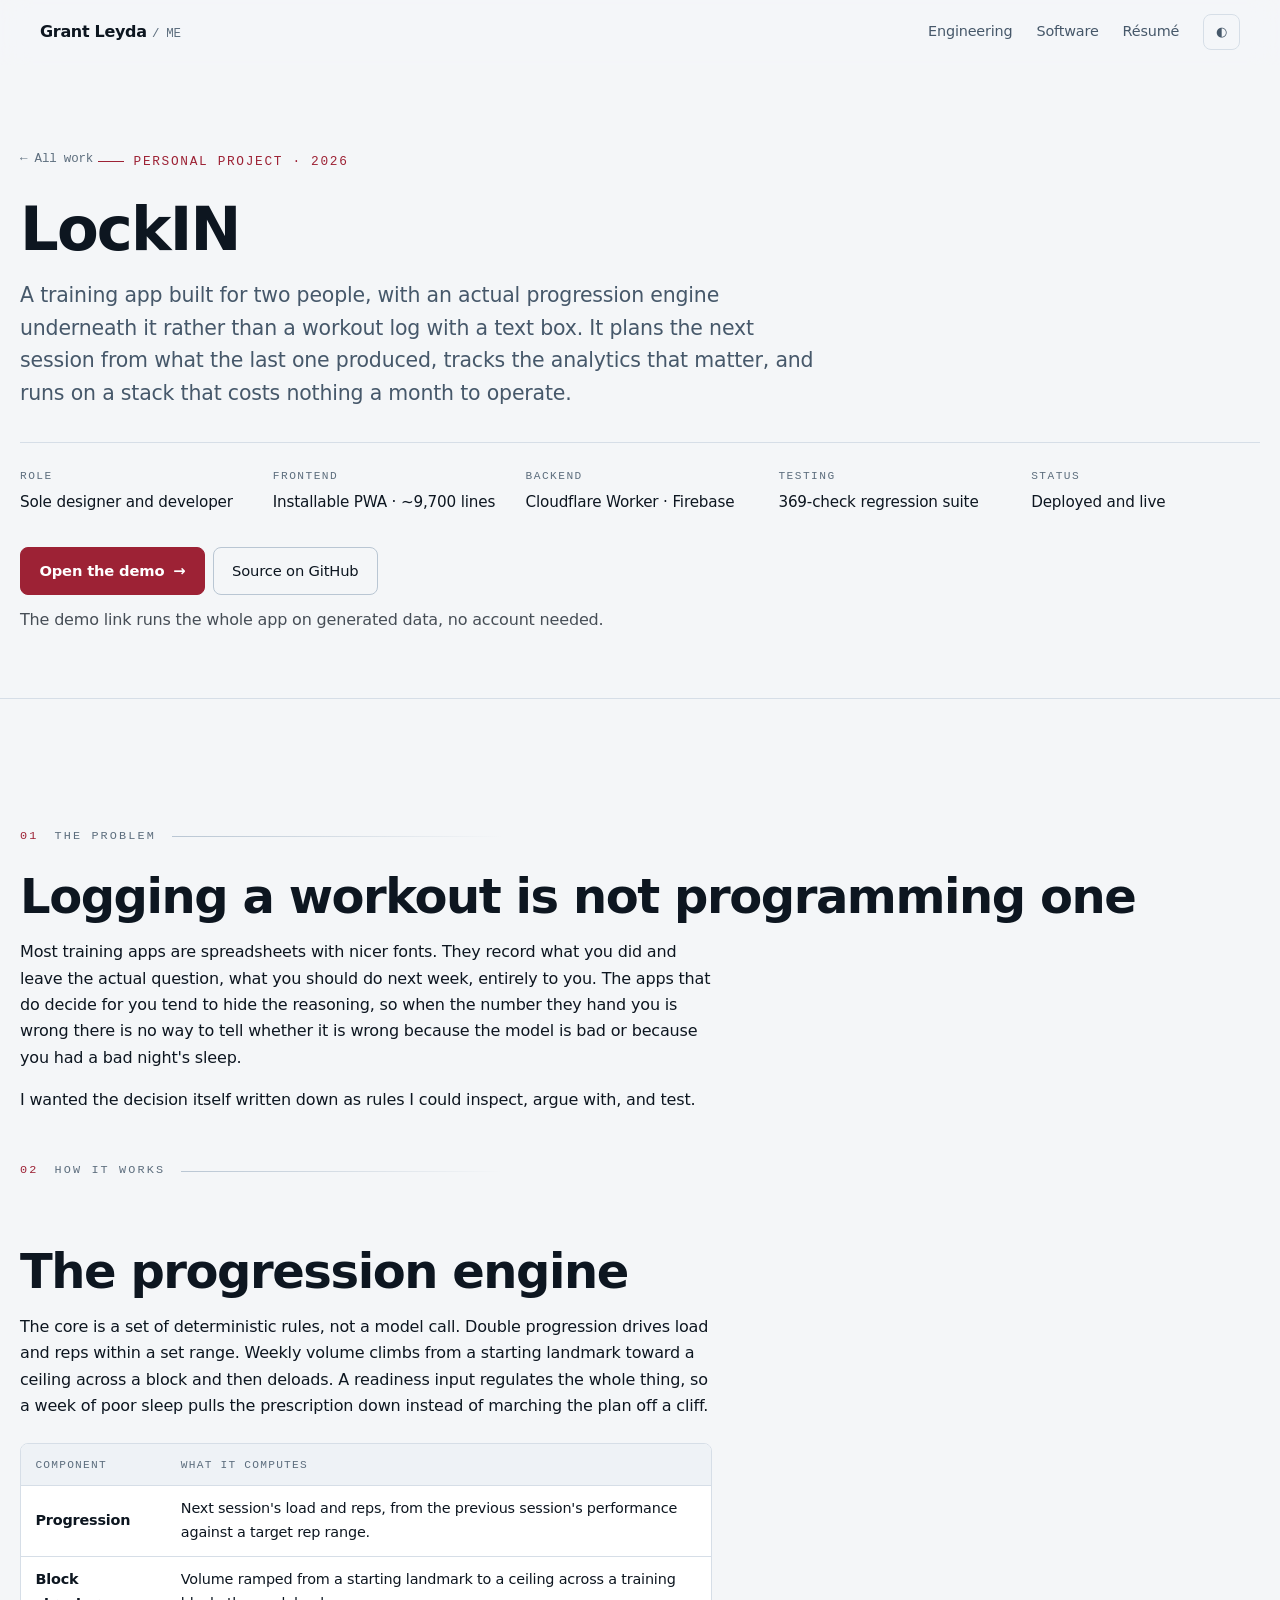
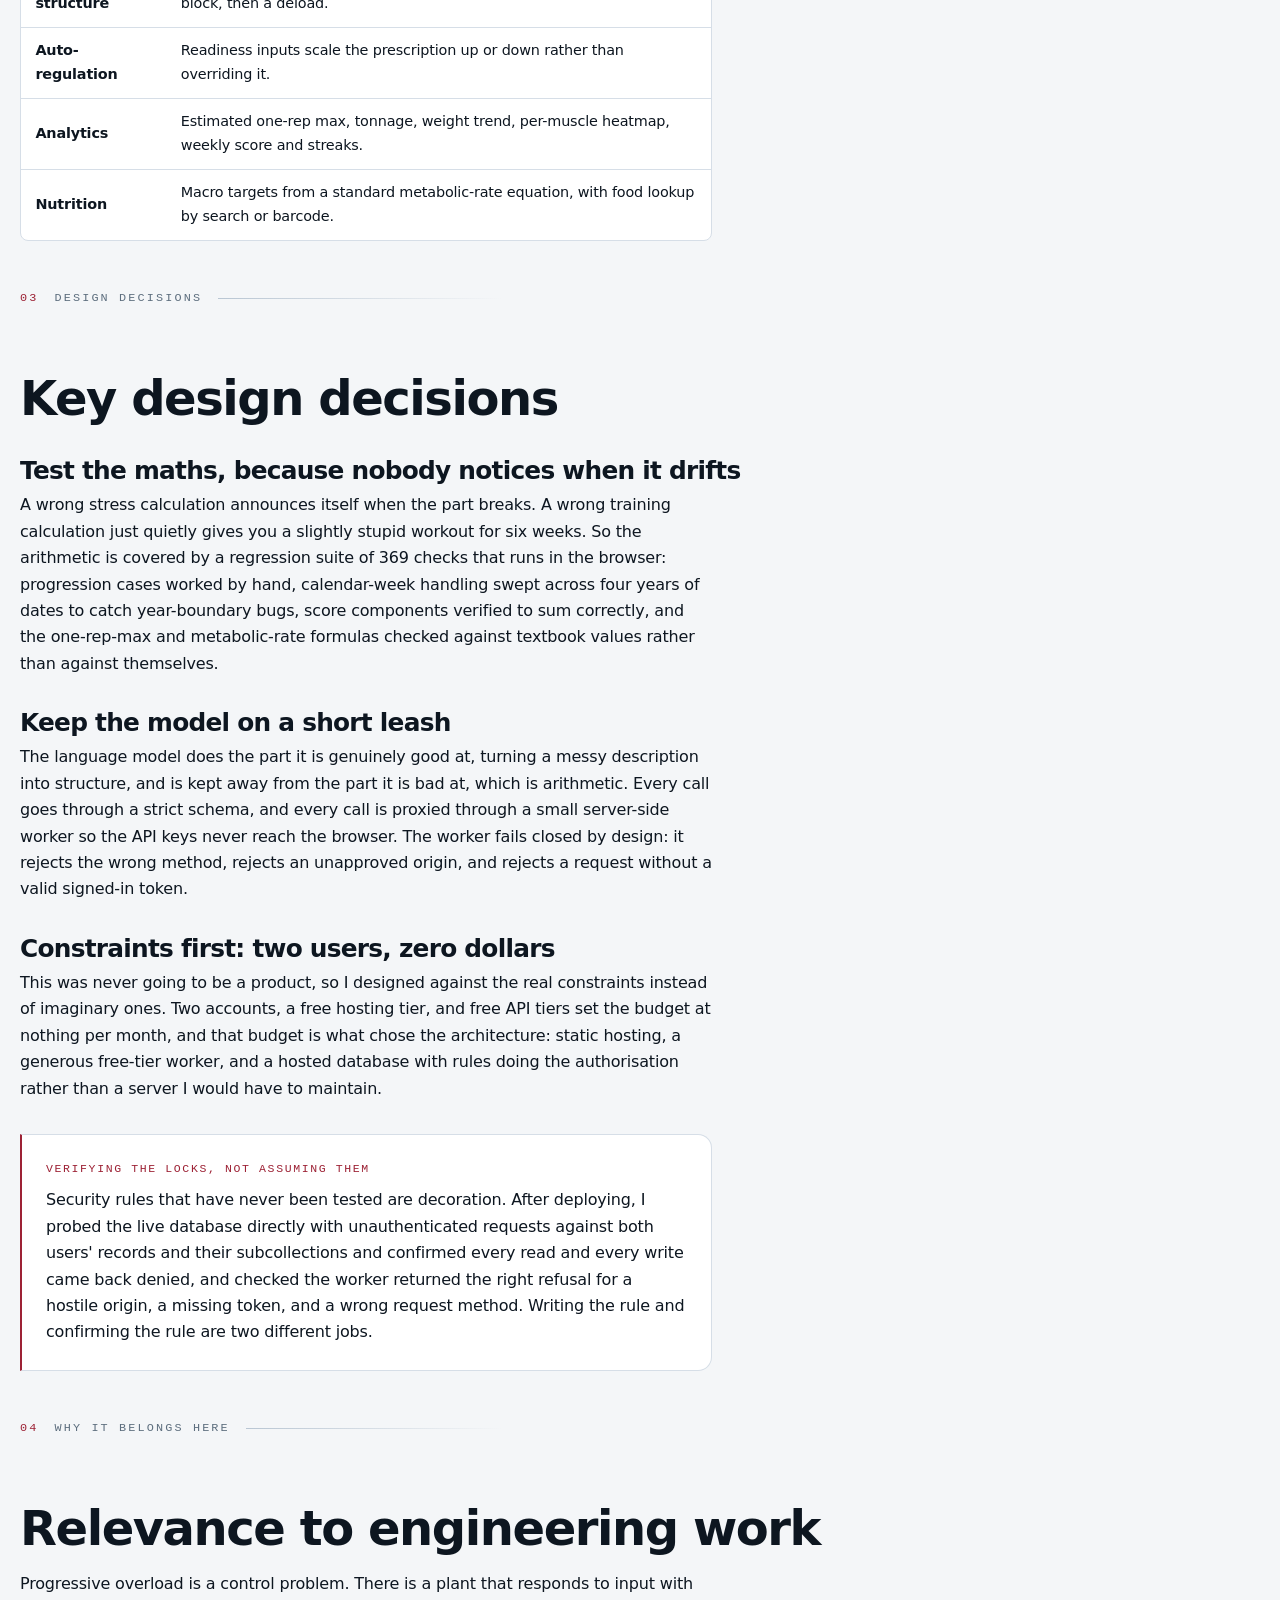
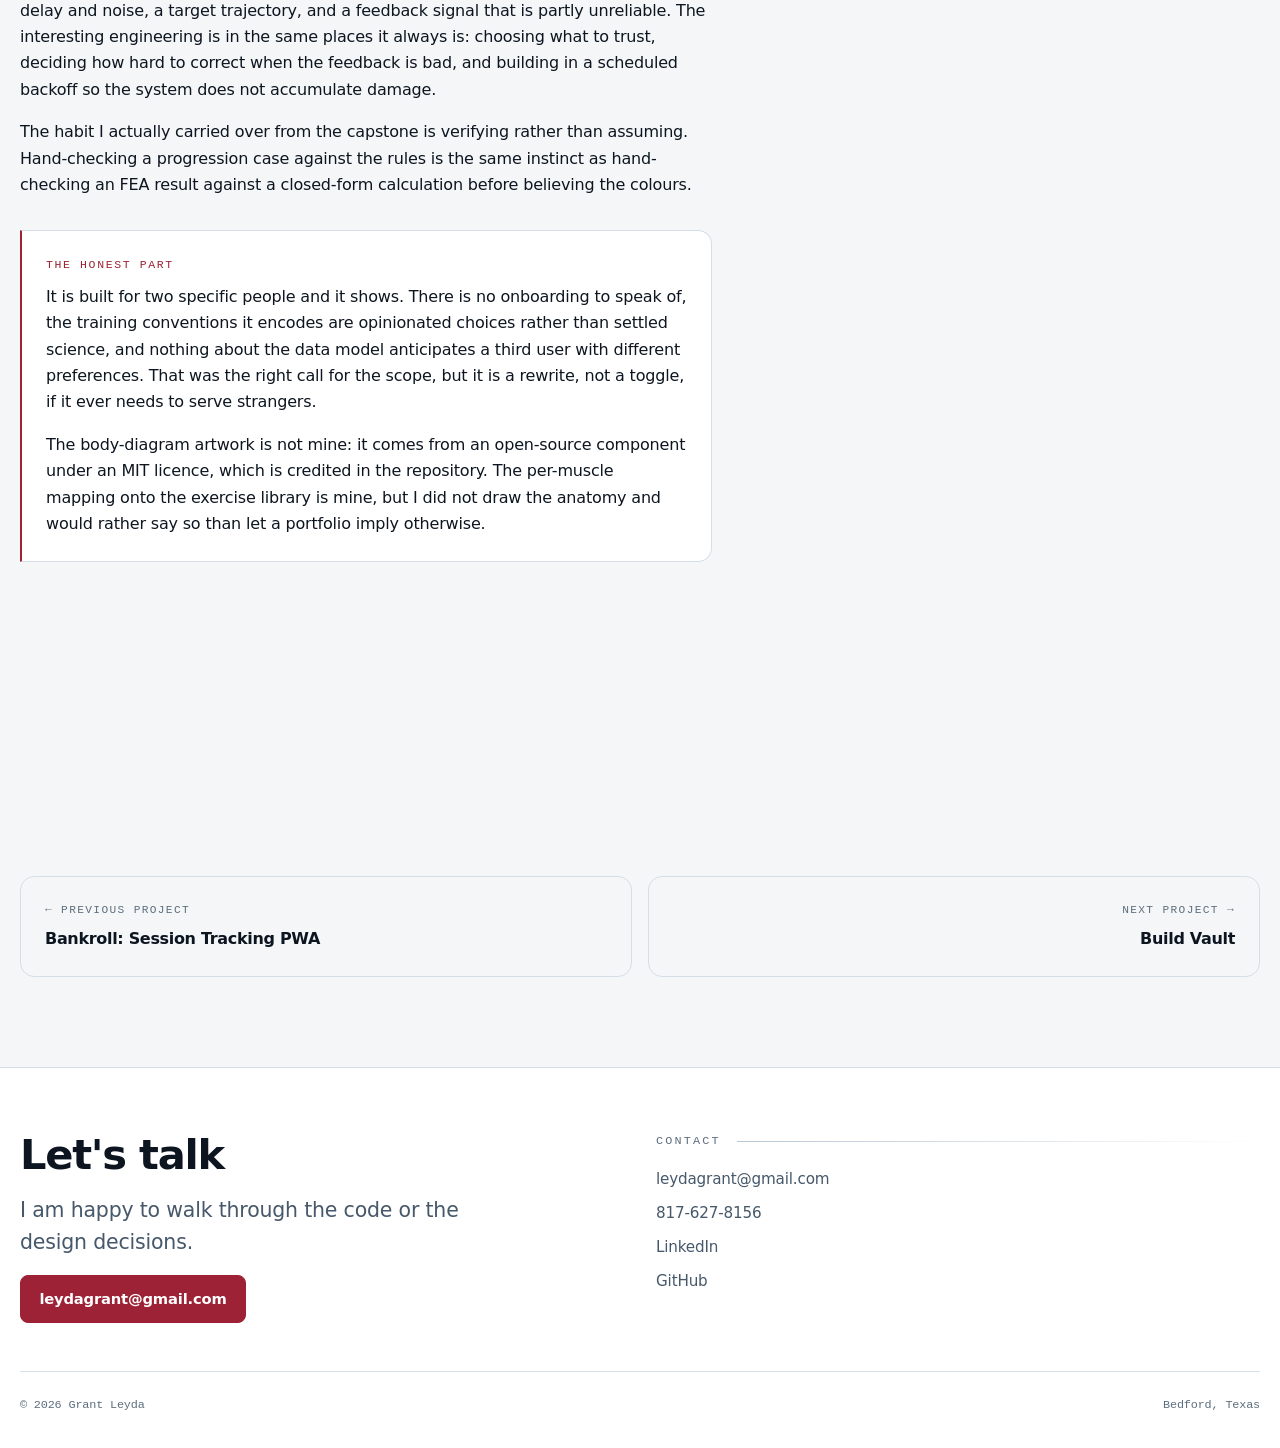
<file: projects/lockin.html>
<!doctype html>
<html lang="en" data-theme="light">
<head>
<meta charset="utf-8">
<meta name="viewport" content="width=device-width, initial-scale=1">
<title>LockIN: Training Program Engine | Grant Leyda</title>
<meta name="description" content="A two-person training app with a real progression engine: double progression with auto-regulation, estimated one-rep max, macro targets, and a 369-check regression suite, running on a zero-cost stack.">

<meta property="og:type" content="article">
<meta property="og:title" content="LockIN: Training Program Engine | Grant Leyda">
<meta property="og:description" content="Progressive overload as a control problem: a training app with a tested progression engine, a locked-down API, and a $0 monthly bill.">
<meta property="og:image" content="../assets/img/lockin-cover.webp">

<link rel="icon" href="data:image/svg+xml,<svg xmlns='http://www.w3.org/2000/svg' viewBox='0 0 100 100'><rect width='100' height='100' rx='18' fill='%2306080b'/><text y='72' x='50' text-anchor='middle' font-size='62' font-family='monospace' fill='%23e8455c'>G</text></svg>">
<link rel="stylesheet" href="../css/site.css?v=20260904b">

<script>
  try {
    var t = localStorage.getItem('gl-theme');
    if (t === 'light' || t === 'dark') document.documentElement.dataset.theme = t;
  } catch (e) {}
</script>
</head>

<body data-base="../">

<nav class="nav">
  <a class="nav__brand" href="../index.html">Grant Leyda <span>/ ME</span></a>
  <div class="nav__links">
    <a href="../index.html#engineering">Engineering</a>
    <a href="../index.html#software">Software</a>
    <a href="../assets/Grant_Leyda_Resume_2026.pdf">Résumé</a>
    <button class="icon-btn" data-theme-toggle aria-label="Switch to dark theme">◐</button>
  </div>
</nav>

<!-- ===================================================================== -->
<header class="case-hero">
  <div class="case-hero__inner wrap">
    <a class="backlink" href="../index.html#software">← All work</a>
    <div class="hero__kicker">Personal Project · 2026</div>
    <h1>LockIN</h1>
    <p class="lede">
      A training app built for two people, with an actual progression engine underneath it
      rather than a workout log with a text box. It plans the next session from what the last
      one produced, tracks the analytics that matter, and runs on a stack that costs nothing
      a month to operate.
    </p>

    <div class="facts">
      <div><div class="fact__k">Role</div><div class="fact__v">Sole designer and developer</div></div>
      <div><div class="fact__k">Frontend</div><div class="fact__v">Installable PWA · ~9,700 lines</div></div>
      <div><div class="fact__k">Backend</div><div class="fact__v">Cloudflare Worker · Firebase</div></div>
      <div><div class="fact__k">Testing</div><div class="fact__v">369-check regression suite</div></div>
      <div><div class="fact__k">Status</div><div class="fact__v">Deployed and live</div></div>
    </div>

    <div class="hero__cta" style="margin-top:2rem">
      <a class="btn btn--primary" href="https://leydagrant-ux.github.io/LockIN/?demo" rel="noopener">
        Open the demo <span aria-hidden="true">→</span>
      </a>
      <a class="btn" href="https://github.com/leydagrant-ux/LockIN" rel="noopener">Source on GitHub</a>
    </div>
    <p class="small" style="margin-top:0.75rem; opacity:0.75">
      The demo link runs the whole app on generated data, no account needed.
    </p>
  </div>
</header>

<!-- ===================================================================== -->
<section class="section">
  <div class="wrap prose">

    <div class="eyebrow"><span class="eyebrow__i">01</span> The problem</div>
    <h2 style="margin-top:0" data-reveal>Logging a workout is not programming one</h2>
    <p data-reveal>
      Most training apps are spreadsheets with nicer fonts. They record what you did and
      leave the actual question, what you should do next week, entirely to you. The apps that
      do decide for you tend to hide the reasoning, so when the number they hand you is wrong
      there is no way to tell whether it is wrong because the model is bad or because you had
      a bad night's sleep.
    </p>
    <p data-reveal>
      I wanted the decision itself written down as rules I could inspect, argue with, and
      test.
    </p>

    <div class="eyebrow" style="margin-top:3rem"><span class="eyebrow__i">02</span> How it works</div>
    <h2 data-reveal>The progression engine</h2>
    <p data-reveal>
      The core is a set of deterministic rules, not a model call. Double progression drives
      load and reps within a set range. Weekly volume climbs from a starting landmark toward
      a ceiling across a block and then deloads. A readiness input regulates the whole thing,
      so a week of poor sleep pulls the prescription down instead of marching the plan off a
      cliff.
    </p>

    <div class="table-scroll" data-reveal>
      <table>
        <thead>
          <tr><th>Component</th><th>What it computes</th></tr>
        </thead>
        <tbody>
          <tr><td><b>Progression</b></td><td>Next session's load and reps, from the previous session's performance against a target rep range.</td></tr>
          <tr><td><b>Block structure</b></td><td>Volume ramped from a starting landmark to a ceiling across a training block, then a deload.</td></tr>
          <tr><td><b>Auto-regulation</b></td><td>Readiness inputs scale the prescription up or down rather than overriding it.</td></tr>
          <tr><td><b>Analytics</b></td><td>Estimated one-rep max, tonnage, weight trend, per-muscle heatmap, weekly score and streaks.</td></tr>
          <tr><td><b>Nutrition</b></td><td>Macro targets from a standard metabolic-rate equation, with food lookup by search or barcode.</td></tr>
        </tbody>
      </table>
    </div>

    <div class="eyebrow" style="margin-top:3rem"><span class="eyebrow__i">03</span> Design decisions</div>
    <h2 data-reveal>Key design decisions</h2>

    <h3 data-reveal>Test the maths, because nobody notices when it drifts</h3>
    <p data-reveal>
      A wrong stress calculation announces itself when the part breaks. A wrong training
      calculation just quietly gives you a slightly stupid workout for six weeks. So the
      arithmetic is covered by a regression suite of 369 checks that runs in the browser:
      progression cases worked by hand, calendar-week handling swept across four years of
      dates to catch year-boundary bugs, score components verified to sum correctly, and the
      one-rep-max and metabolic-rate formulas checked against textbook values rather than
      against themselves.
    </p>

    <h3 data-reveal>Keep the model on a short leash</h3>
    <p data-reveal>
      The language model does the part it is genuinely good at, turning a messy description
      into structure, and is kept away from the part it is bad at, which is arithmetic. Every
      call goes through a strict schema, and every call is proxied through a small server-side
      worker so the API keys never reach the browser. The worker fails closed by design: it
      rejects the wrong method, rejects an unapproved origin, and rejects a request without a
      valid signed-in token.
    </p>

    <h3 data-reveal>Constraints first: two users, zero dollars</h3>
    <p data-reveal>
      This was never going to be a product, so I designed against the real constraints instead
      of imaginary ones. Two accounts, a free hosting tier, and free API tiers set the budget
      at nothing per month, and that budget is what chose the architecture: static hosting, a
      generous free-tier worker, and a hosted database with rules doing the authorisation
      rather than a server I would have to maintain.
    </p>

    <div class="callout" data-reveal>
      <div class="callout__label">Verifying the locks, not assuming them</div>
      <p style="margin-bottom:0">
        Security rules that have never been tested are decoration. After deploying, I probed
        the live database directly with unauthenticated requests against both users' records
        and their subcollections and confirmed every read and every write came back denied,
        and checked the worker returned the right refusal for a hostile origin, a missing
        token, and a wrong request method. Writing the rule and confirming the rule are two
        different jobs.
      </p>
    </div>

    <div class="eyebrow" style="margin-top:3rem"><span class="eyebrow__i">04</span> Why it belongs here</div>
    <h2 data-reveal>Relevance to engineering work</h2>
    <p data-reveal>
      Progressive overload is a control problem. There is a plant that responds to input with
      delay and noise, a target trajectory, and a feedback signal that is partly unreliable.
      The interesting engineering is in the same places it always is: choosing what to trust,
      deciding how hard to correct when the feedback is bad, and building in a scheduled
      backoff so the system does not accumulate damage.
    </p>
    <p data-reveal>
      The habit I actually carried over from the capstone is verifying rather than assuming.
      Hand-checking a progression case against the rules is the same instinct as hand-checking
      an FEA result against a closed-form calculation before believing the colours.
    </p>

    <div class="callout" data-reveal>
      <div class="callout__label">The honest part</div>
      <p>
        It is built for two specific people and it shows. There is no onboarding to speak of,
        the training conventions it encodes are opinionated choices rather than settled
        science, and nothing about the data model anticipates a third user with different
        preferences. That was the right call for the scope, but it is a rewrite, not a
        toggle, if it ever needs to serve strangers.
      </p>
      <p style="margin-bottom:0">
        The body-diagram artwork is not mine: it comes from an open-source component under an
        MIT licence, which is credited in the repository. The per-muscle mapping onto the
        exercise library is mine, but I did not draw the anatomy and would rather say so than
        let a portfolio imply otherwise.
      </p>
    </div>
  </div>
</section>

<!-- ===================================================================== -->
<section class="section--tight">
  <div class="wrap">
    <nav class="pager" data-pager aria-label="More projects"></nav>
  </div>
</section>

<!-- ===================================================================== -->
<footer class="footer">
  <div class="wrap">
    <div class="footer__grid">
      <div>
        <h2>Let's talk</h2>
        <p class="lede">I am happy to walk through the code or the design decisions.</p>
        <a class="btn btn--primary" href="mailto:leydagrant@gmail.com">leydagrant@gmail.com</a>
      </div>
      <div>
        <div class="eyebrow" style="margin-bottom:1rem">Contact</div>
        <div class="footer__links">
          <a href="mailto:leydagrant@gmail.com">leydagrant@gmail.com</a>
          <a href="tel:+18176278156">817-627-8156</a>
          <a href="https://www.linkedin.com/in/grant-leyda" rel="noopener">LinkedIn</a>
          <a href="https://github.com/leydagrant-ux" rel="noopener">GitHub</a>
        </div>
      </div>
    </div>
    <div class="footer__meta">
      <span>© 2026 Grant Leyda</span>
      <span>Bedford, Texas</span>
    </div>
  </div>
</footer>

<script type="module">
  import { initAll } from '../js/main.js?v=20260904b';
  import { renderPager } from '../js/project-cards.js?v=20260904b';
  renderPager('lockin');
  initAll();
</script>

</body>
</html>
</file>
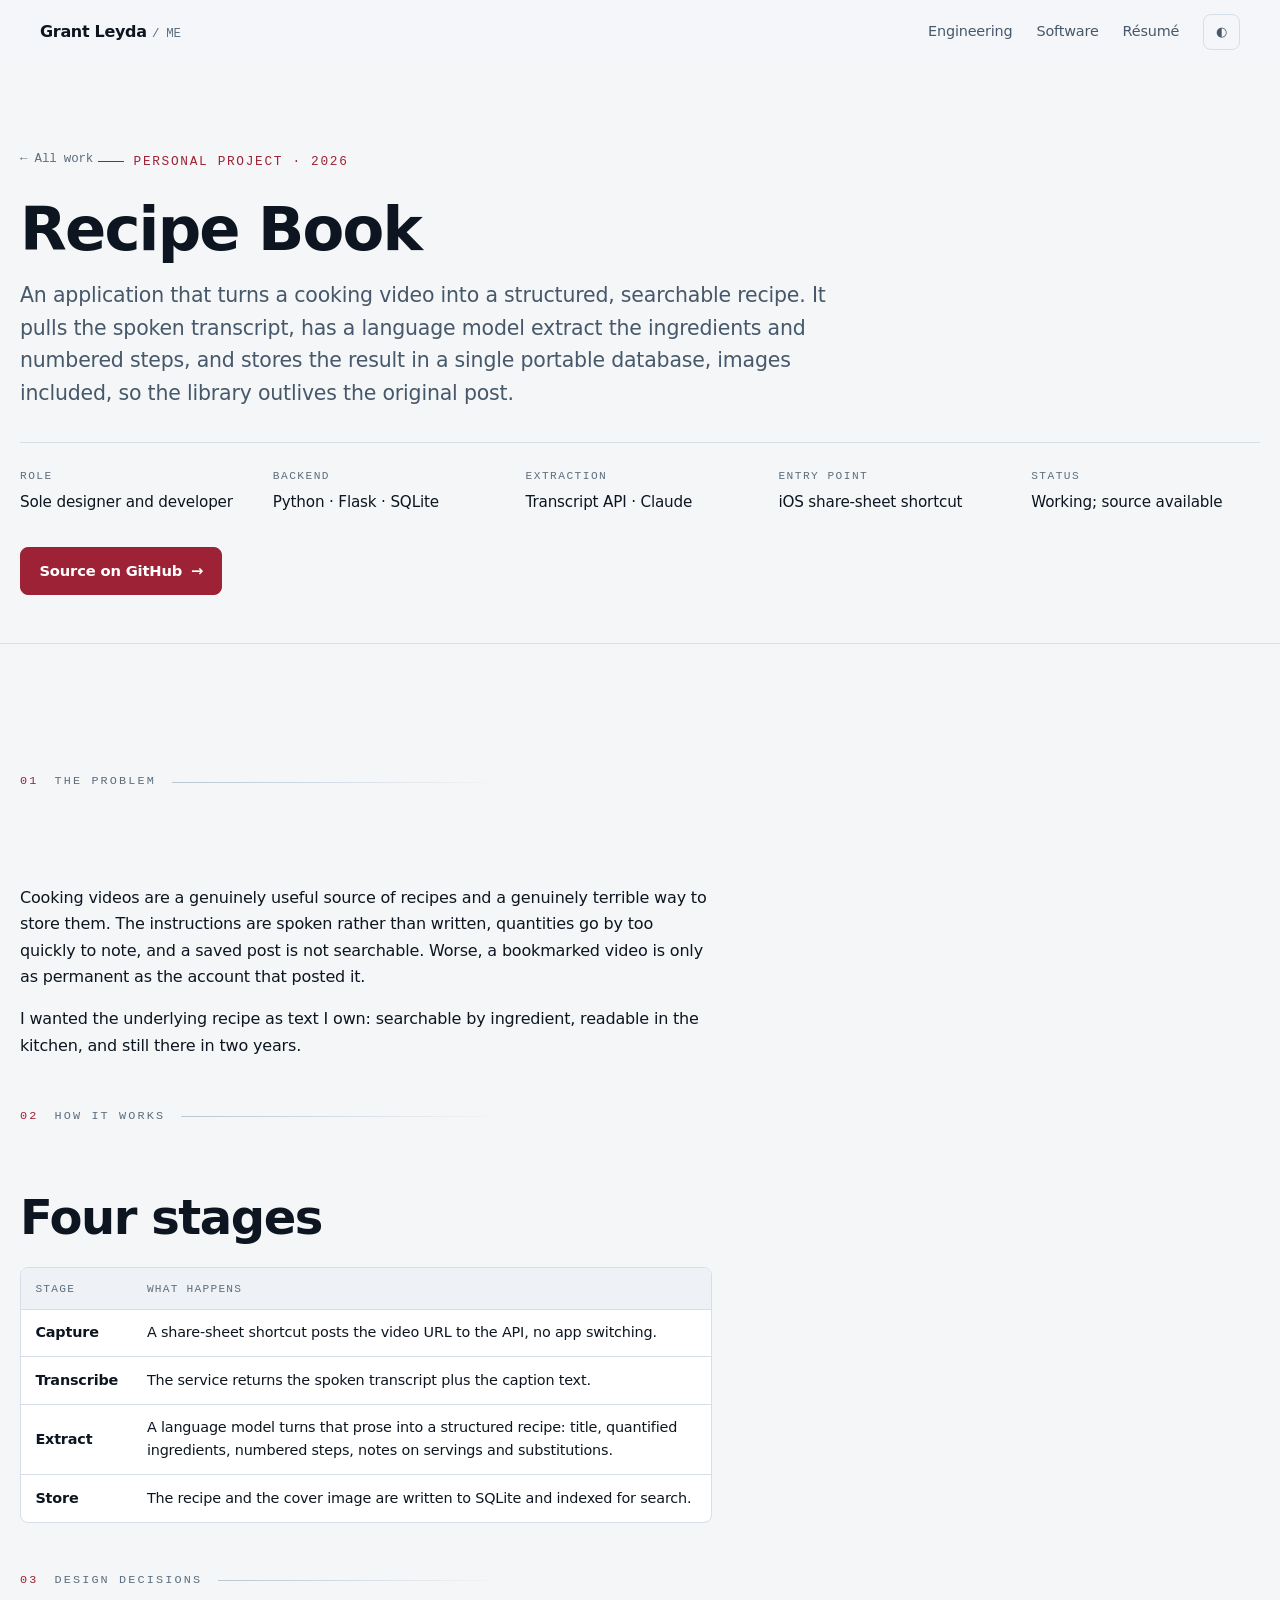
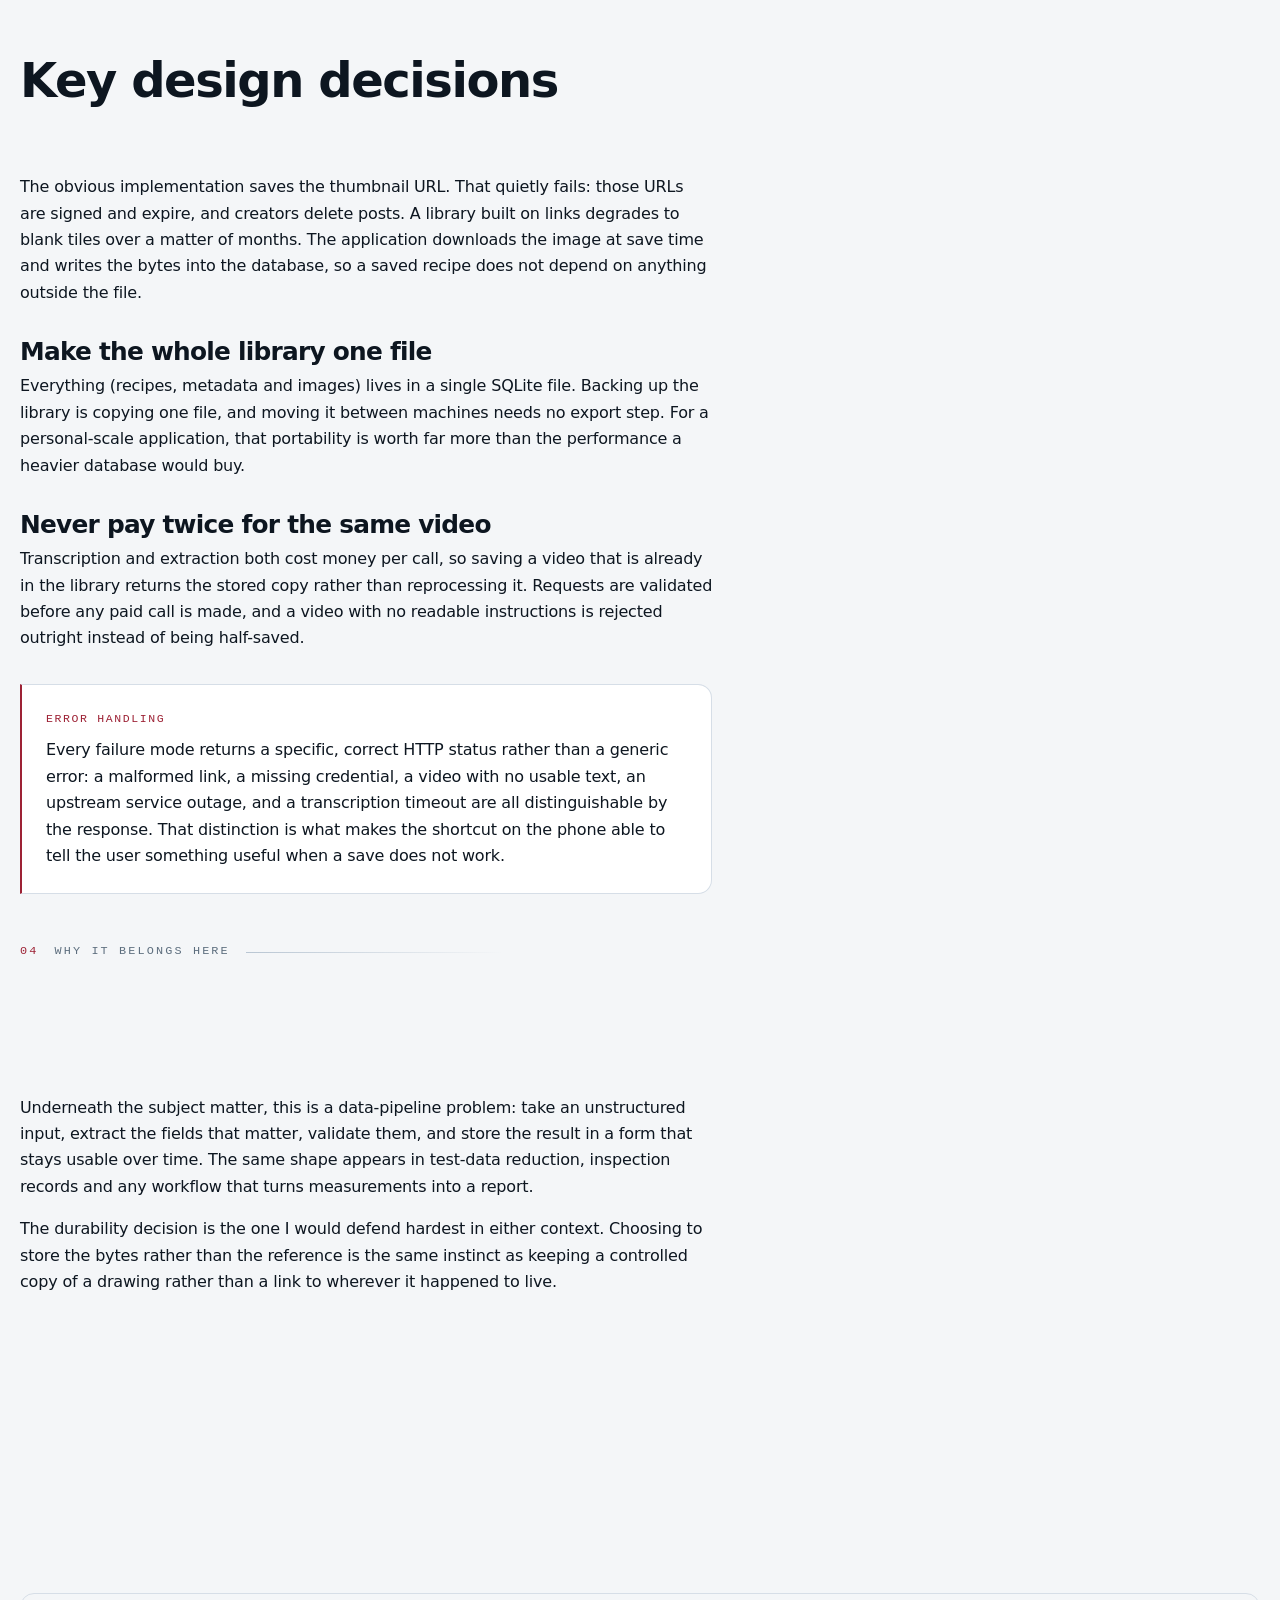
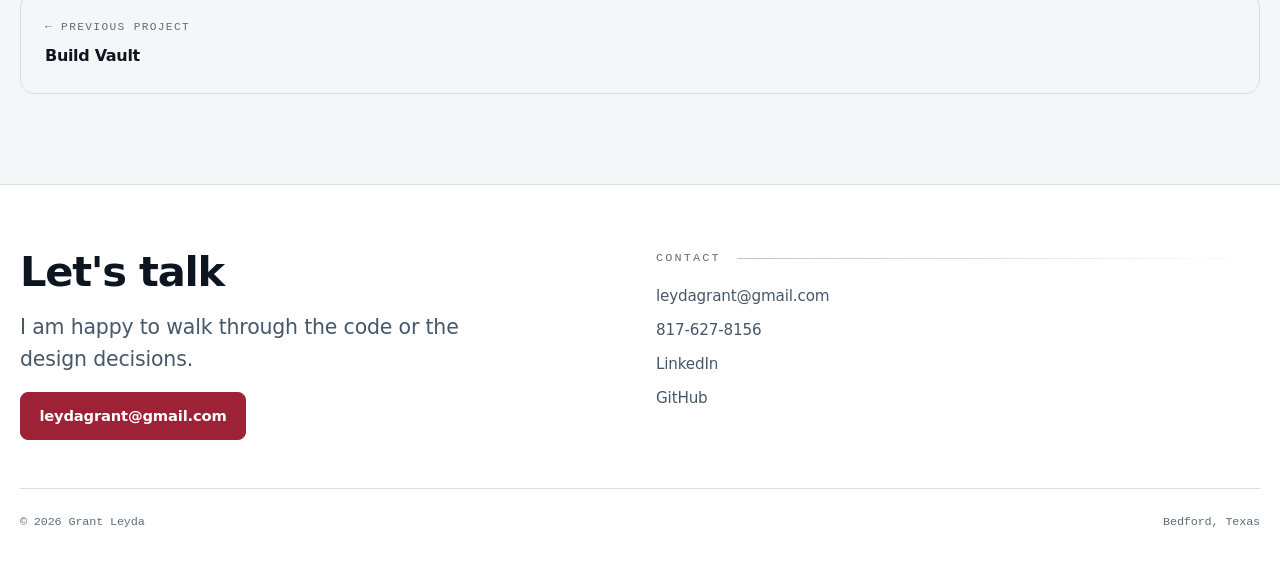
<file: projects/recipes.html>
<!doctype html>
<html lang="en" data-theme="light">
<head>
<meta charset="utf-8">
<meta name="viewport" content="width=device-width, initial-scale=1">
<title>Recipe Book | Grant Leyda</title>
<meta name="description" content="A Python and Flask application that turns a cooking video into a structured, searchable recipe using transcript extraction and a language model, stored in a single portable database.">

<meta property="og:type" content="article">
<meta property="og:title" content="Recipe Book | Grant Leyda">
<meta property="og:description" content="Video to structured recipe: transcript extraction, LLM parsing, and a single-file library designed to outlive the source post.">
<meta property="og:image" content="../assets/img/recipes-cover.webp">

<link rel="icon" href="data:image/svg+xml,<svg xmlns='http://www.w3.org/2000/svg' viewBox='0 0 100 100'><rect width='100' height='100' rx='18' fill='%2306080b'/><text y='72' x='50' text-anchor='middle' font-size='62' font-family='monospace' fill='%23e8455c'>G</text></svg>">
<link rel="stylesheet" href="../css/site.css?v=20260904b">

<script>
  try {
    var t = localStorage.getItem('gl-theme');
    if (t === 'light' || t === 'dark') document.documentElement.dataset.theme = t;
  } catch (e) {}
</script>
</head>

<body data-base="../">

<nav class="nav">
  <a class="nav__brand" href="../index.html">Grant Leyda <span>/ ME</span></a>
  <div class="nav__links">
    <a href="../index.html#engineering">Engineering</a>
    <a href="../index.html#software">Software</a>
    <a href="../assets/Grant_Leyda_Resume_2026.pdf">Résumé</a>
    <button class="icon-btn" data-theme-toggle aria-label="Switch to dark theme">◐</button>
  </div>
</nav>

<!-- ===================================================================== -->
<header class="case-hero">
  <div class="case-hero__inner wrap">
    <a class="backlink" href="../index.html#software">← All work</a>
    <div class="hero__kicker">Personal Project · 2026</div>
    <h1>Recipe Book</h1>
    <p class="lede">
      An application that turns a cooking video into a structured, searchable recipe. It
      pulls the spoken transcript, has a language model extract the ingredients and
      numbered steps, and stores the result in a single portable database, images
      included, so the library outlives the original post.
    </p>

    <div class="facts">
      <div><div class="fact__k">Role</div><div class="fact__v">Sole designer and developer</div></div>
      <div><div class="fact__k">Backend</div><div class="fact__v">Python · Flask · SQLite</div></div>
      <div><div class="fact__k">Extraction</div><div class="fact__v">Transcript API · Claude</div></div>
      <div><div class="fact__k">Entry point</div><div class="fact__v">iOS share-sheet shortcut</div></div>
      <div><div class="fact__k">Status</div><div class="fact__v">Working; source available</div></div>
    </div>

    <div class="hero__cta" style="margin-top:2rem">
      <a class="btn btn--primary" href="https://github.com/leydagrant-ux/Recipe-Book" rel="noopener">
        Source on GitHub <span aria-hidden="true">→</span>
      </a>
    </div>
  </div>
</header>

<!-- ===================================================================== -->
<section class="section">
  <div class="wrap prose">

    <div class="eyebrow"><span class="eyebrow__i">01</span> The problem</div>
    <h2 style="margin-top:0" data-reveal>Saved videos are not a recipe collection</h2>
    <p data-reveal>
      Cooking videos are a genuinely useful source of recipes and a genuinely terrible way
      to store them. The instructions are spoken rather than written, quantities go by too
      quickly to note, and a saved post is not searchable. Worse, a bookmarked video is
      only as permanent as the account that posted it.
    </p>
    <p data-reveal>
      I wanted the underlying recipe as text I own: searchable by ingredient, readable in
      the kitchen, and still there in two years.
    </p>

    <div class="eyebrow" style="margin-top:3rem"><span class="eyebrow__i">02</span> How it works</div>
    <h2 data-reveal>Four stages</h2>

    <div class="table-scroll" data-reveal>
      <table>
        <thead>
          <tr><th>Stage</th><th>What happens</th></tr>
        </thead>
        <tbody>
          <tr><td><b>Capture</b></td><td>A share-sheet shortcut posts the video URL to the API, no app switching.</td></tr>
          <tr><td><b>Transcribe</b></td><td>The service returns the spoken transcript plus the caption text.</td></tr>
          <tr><td><b>Extract</b></td><td>A language model turns that prose into a structured recipe: title, quantified ingredients, numbered steps, notes on servings and substitutions.</td></tr>
          <tr><td><b>Store</b></td><td>The recipe and the cover image are written to SQLite and indexed for search.</td></tr>
        </tbody>
      </table>
    </div>

    <div class="eyebrow" style="margin-top:3rem"><span class="eyebrow__i">03</span> Design decisions</div>
    <h2 data-reveal>Key design decisions</h2>

    <h3 data-reveal>Store the image bytes, not the link</h3>
    <p data-reveal>
      The obvious implementation saves the thumbnail URL. That quietly fails: those URLs
      are signed and expire, and creators delete posts. A library built on links degrades
      to blank tiles over a matter of months. The application downloads the image at save
      time and writes the bytes into the database, so a saved recipe does not depend on
      anything outside the file.
    </p>

    <h3 data-reveal>Make the whole library one file</h3>
    <p data-reveal>
      Everything (recipes, metadata and images) lives in a single SQLite file. Backing up
      the library is copying one file, and moving it between machines needs no export step.
      For a personal-scale application, that portability is worth far more than the
      performance a heavier database would buy.
    </p>

    <h3 data-reveal>Never pay twice for the same video</h3>
    <p data-reveal>
      Transcription and extraction both cost money per call, so saving a video that is
      already in the library returns the stored copy rather than reprocessing it. Requests
      are validated before any paid call is made, and a video with no readable instructions
      is rejected outright instead of being half-saved.
    </p>

    <div class="callout" data-reveal>
      <div class="callout__label">Error handling</div>
      <p style="margin-bottom:0">
        Every failure mode returns a specific, correct HTTP status rather than a generic
        error: a malformed link, a missing credential, a video with no usable text, an
        upstream service outage, and a transcription timeout are all distinguishable by the
        response. That distinction is what makes the shortcut on the phone able to tell the
        user something useful when a save does not work.
      </p>
    </div>

    <div class="eyebrow" style="margin-top:3rem"><span class="eyebrow__i">04</span> Why it belongs here</div>
    <h2 data-reveal>Relevance to engineering work</h2>
    <p data-reveal>
      Underneath the subject matter, this is a data-pipeline problem: take an unstructured input,
      extract the fields that matter, validate them, and store the result in a form that
      stays usable over time. The same shape appears in test-data reduction, inspection
      records and any workflow that turns measurements into a report.
    </p>
    <p data-reveal>
      The durability decision is the one I would defend hardest in either context. Choosing
      to store the bytes rather than the reference is the same instinct as keeping a
      controlled copy of a drawing rather than a link to wherever it happened to live.
    </p>
  </div>
</section>

<!-- ===================================================================== -->
<section class="section--tight">
  <div class="wrap">
    <nav class="pager" data-pager aria-label="More projects"></nav>
  </div>
</section>

<!-- ===================================================================== -->
<footer class="footer">
  <div class="wrap">
    <div class="footer__grid">
      <div>
        <h2>Let's talk</h2>
        <p class="lede">I am happy to walk through the code or the design decisions.</p>
        <a class="btn btn--primary" href="mailto:leydagrant@gmail.com">leydagrant@gmail.com</a>
      </div>
      <div>
        <div class="eyebrow" style="margin-bottom:1rem">Contact</div>
        <div class="footer__links">
          <a href="mailto:leydagrant@gmail.com">leydagrant@gmail.com</a>
          <a href="tel:+18176278156">817-627-8156</a>
          <a href="https://www.linkedin.com/in/grant-leyda" rel="noopener">LinkedIn</a>
          <a href="https://github.com/leydagrant-ux" rel="noopener">GitHub</a>
        </div>
      </div>
    </div>
    <div class="footer__meta">
      <span>© 2026 Grant Leyda</span>
      <span>Bedford, Texas</span>
    </div>
  </div>
</footer>

<script type="module">
  import { initAll } from '../js/main.js?v=20260904b';
  import { renderPager } from '../js/project-cards.js?v=20260904b';
  renderPager('recipes');
  initAll();
</script>

</body>
</html>
</file>
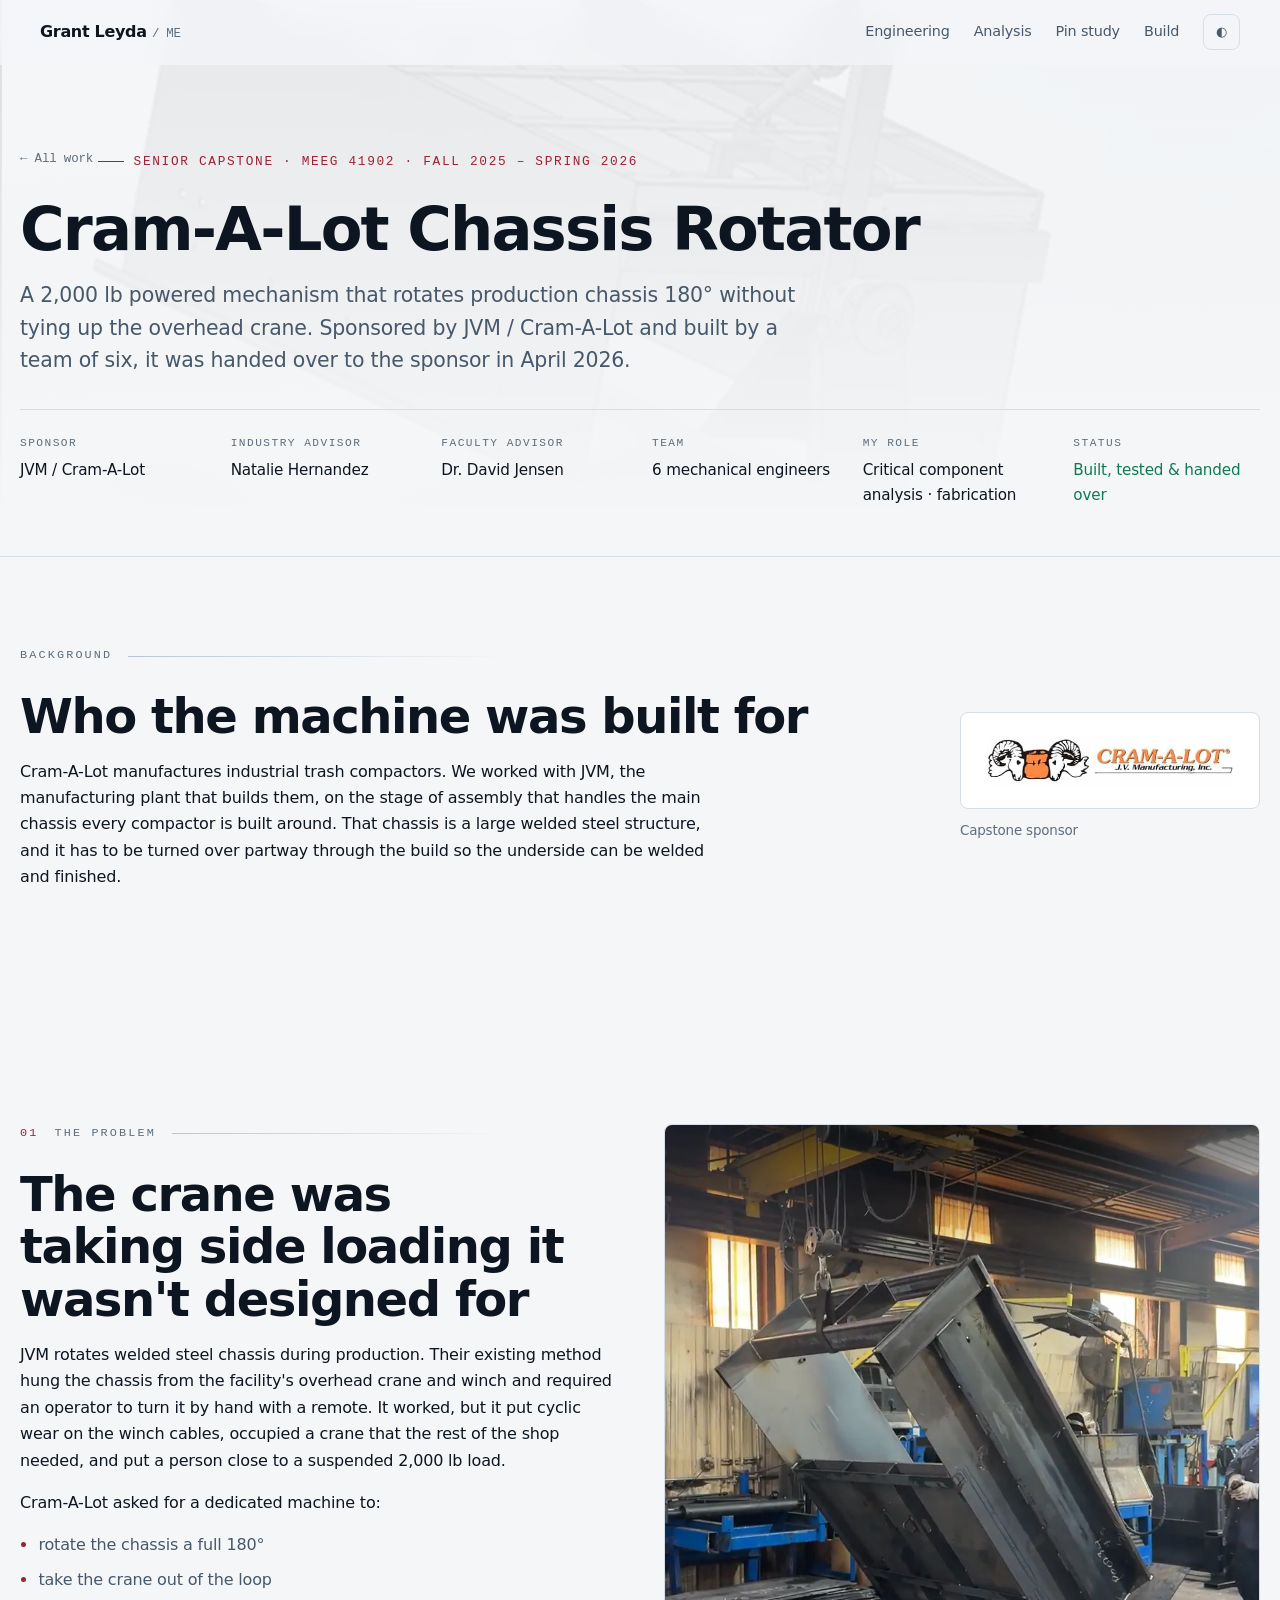
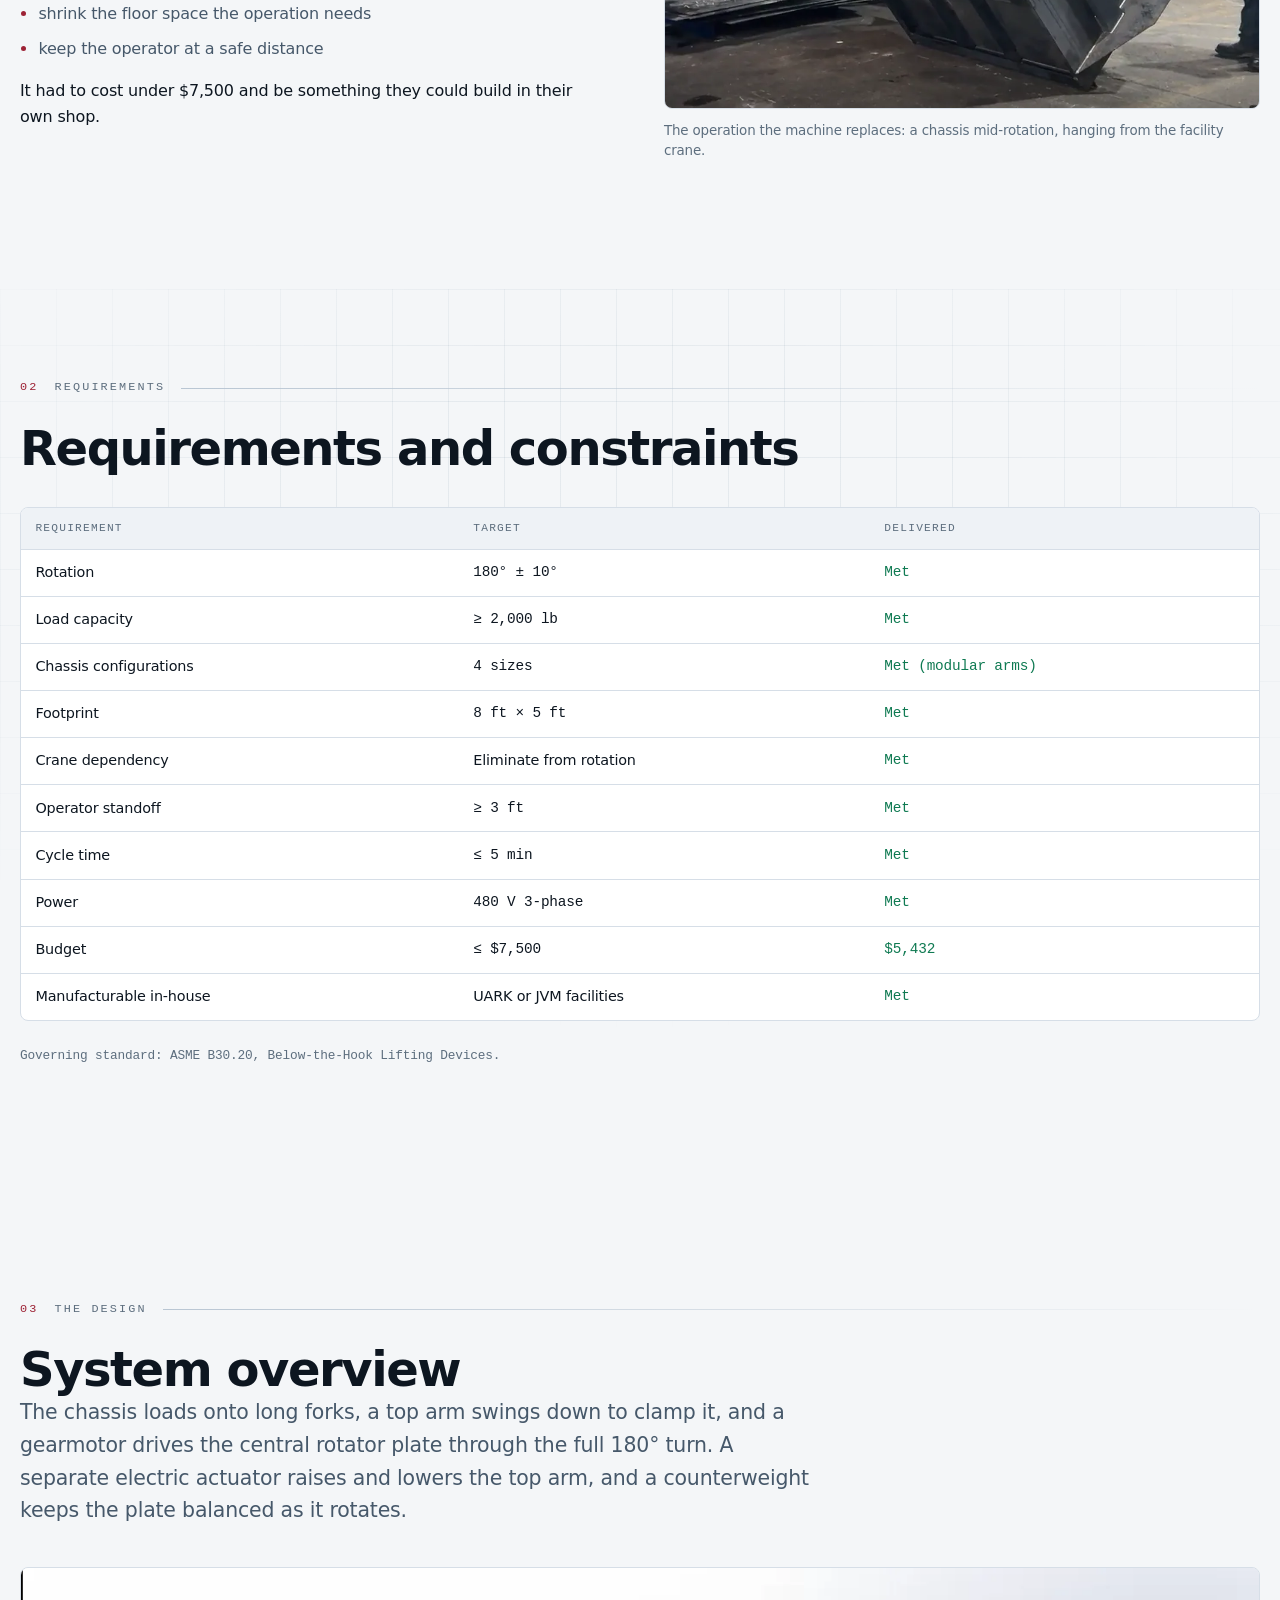
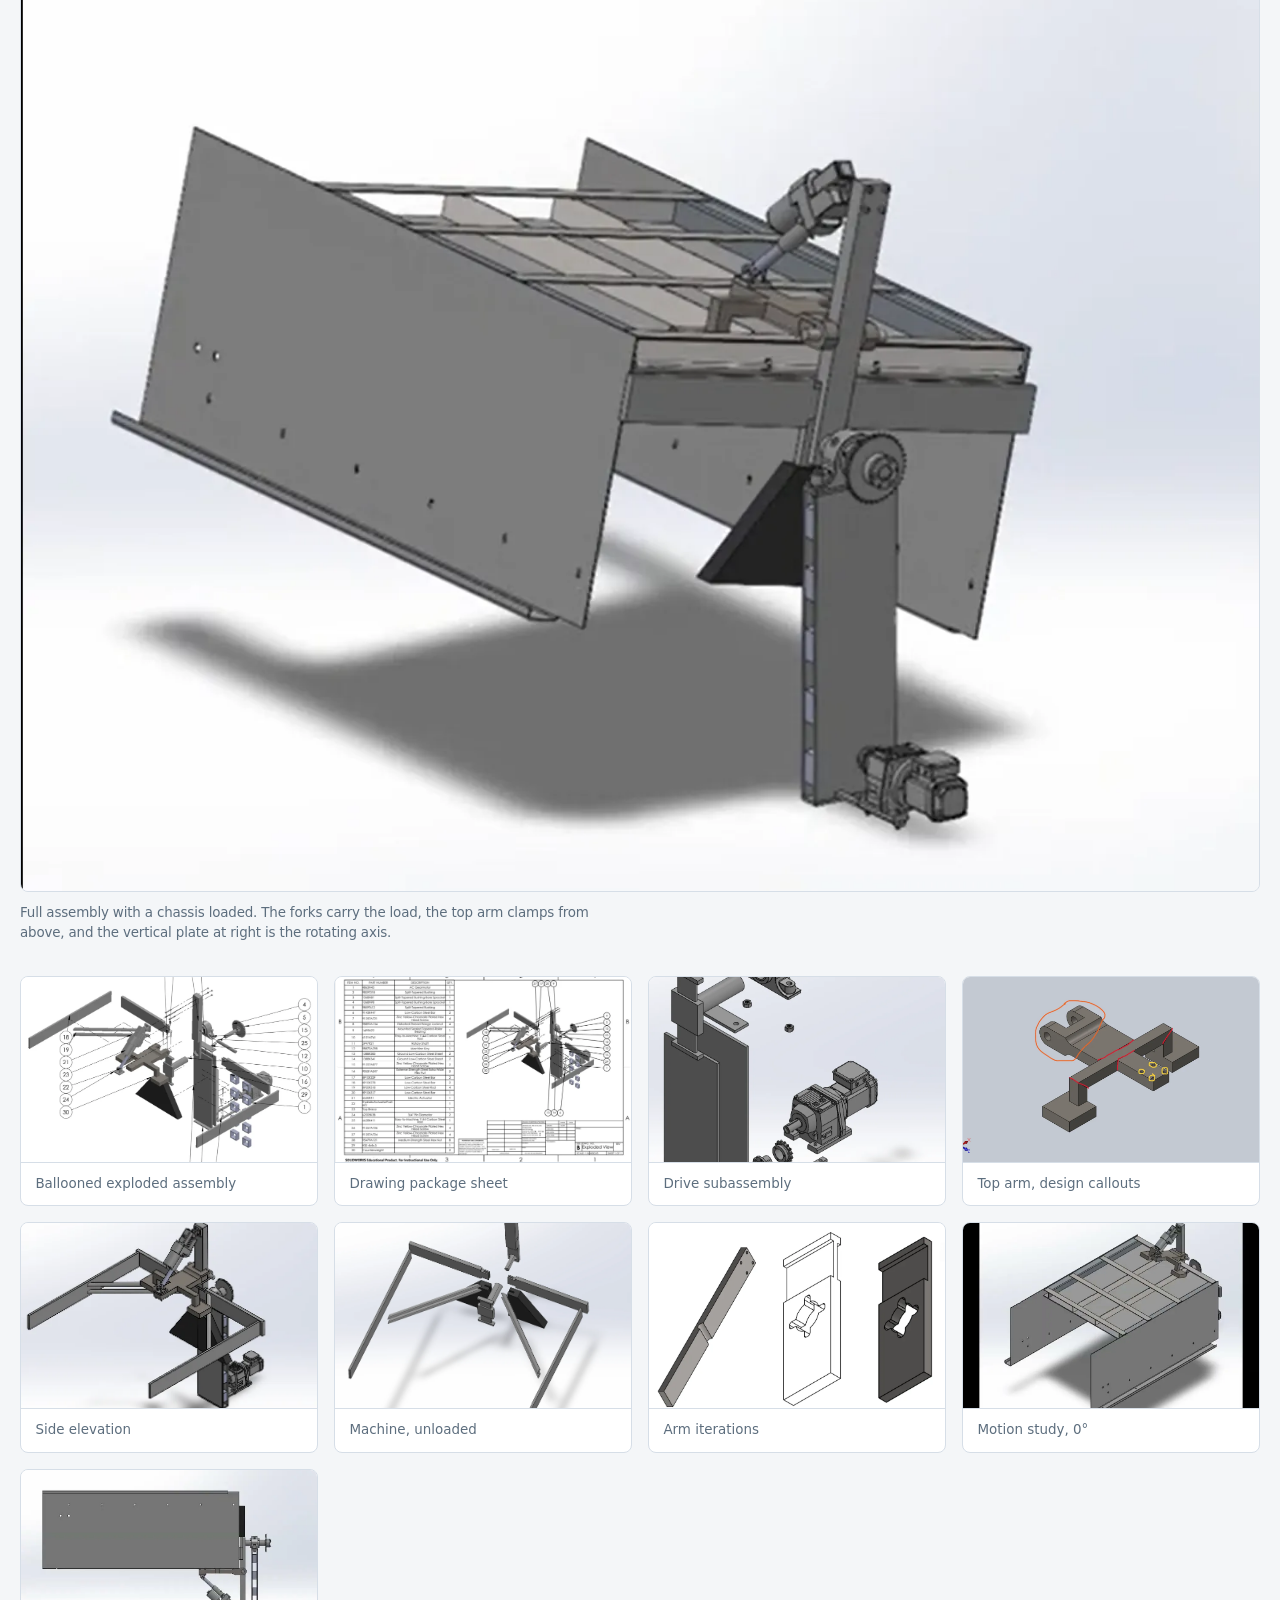
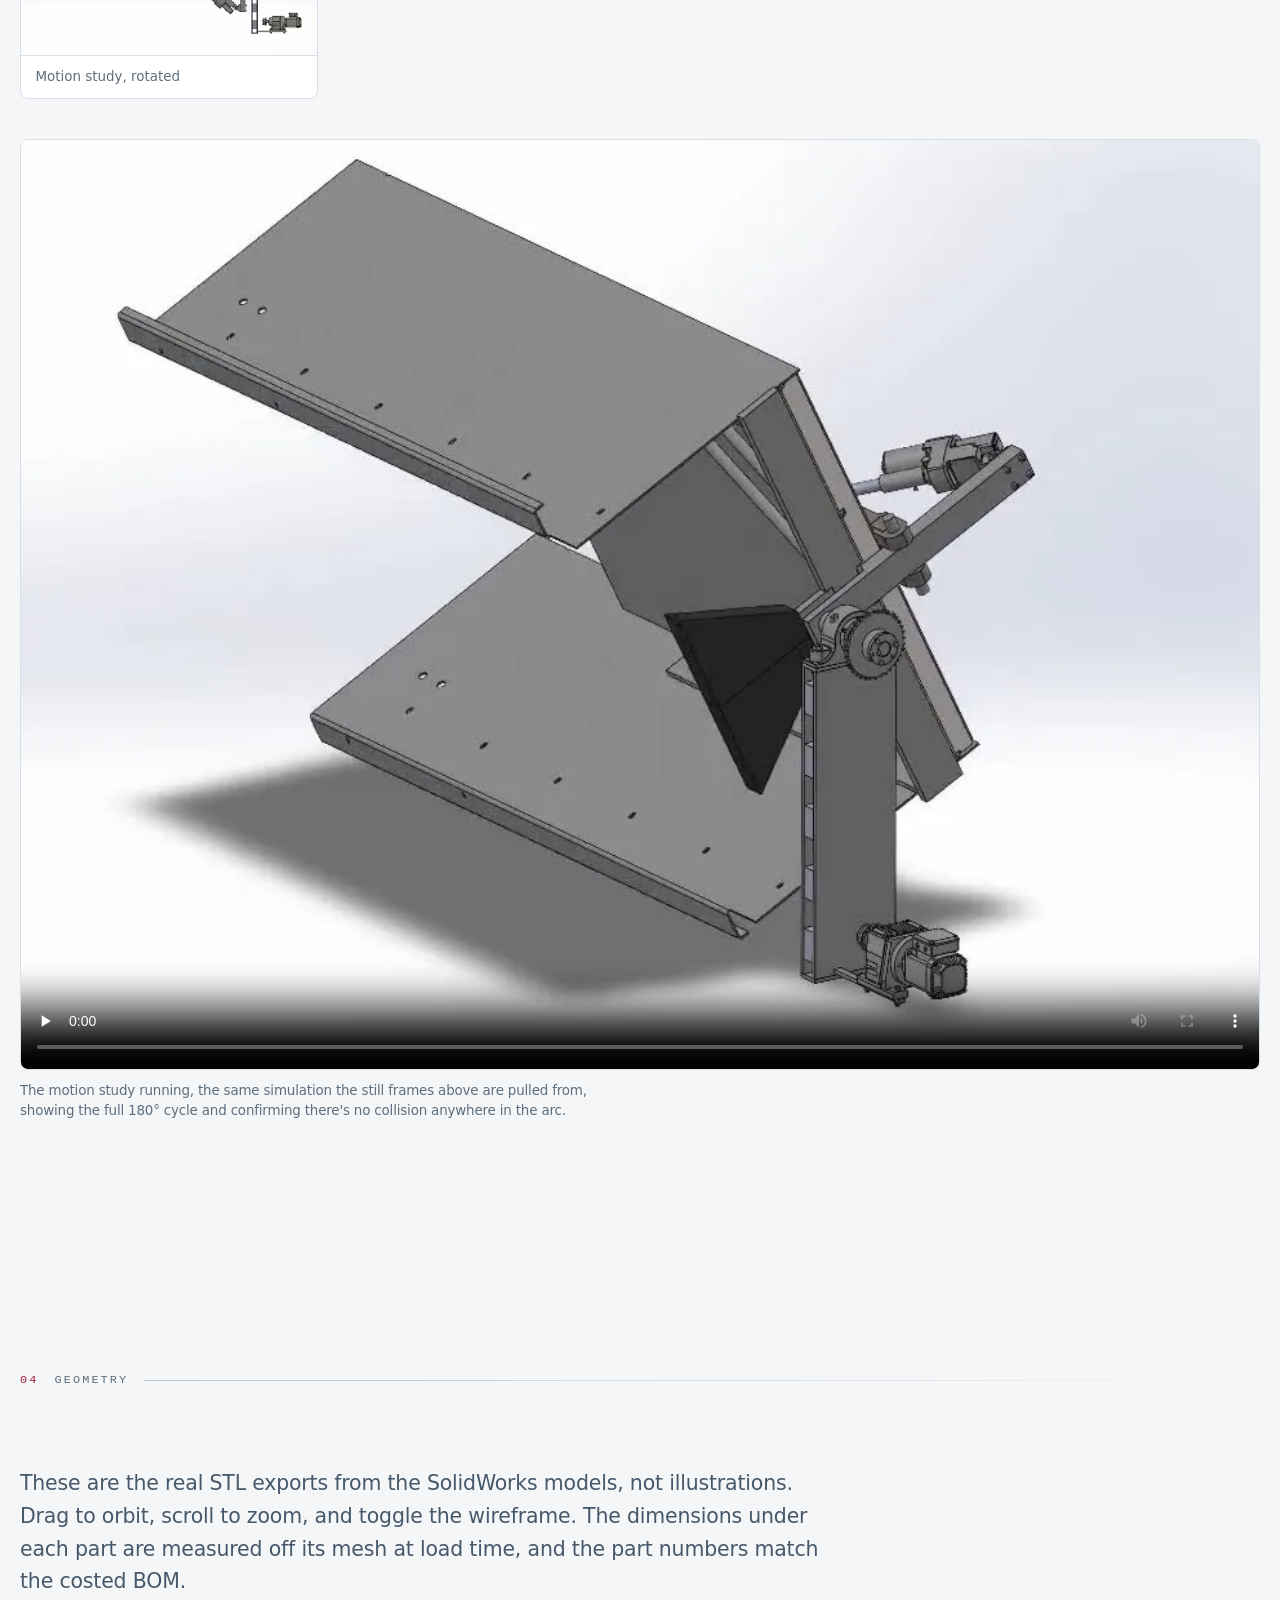
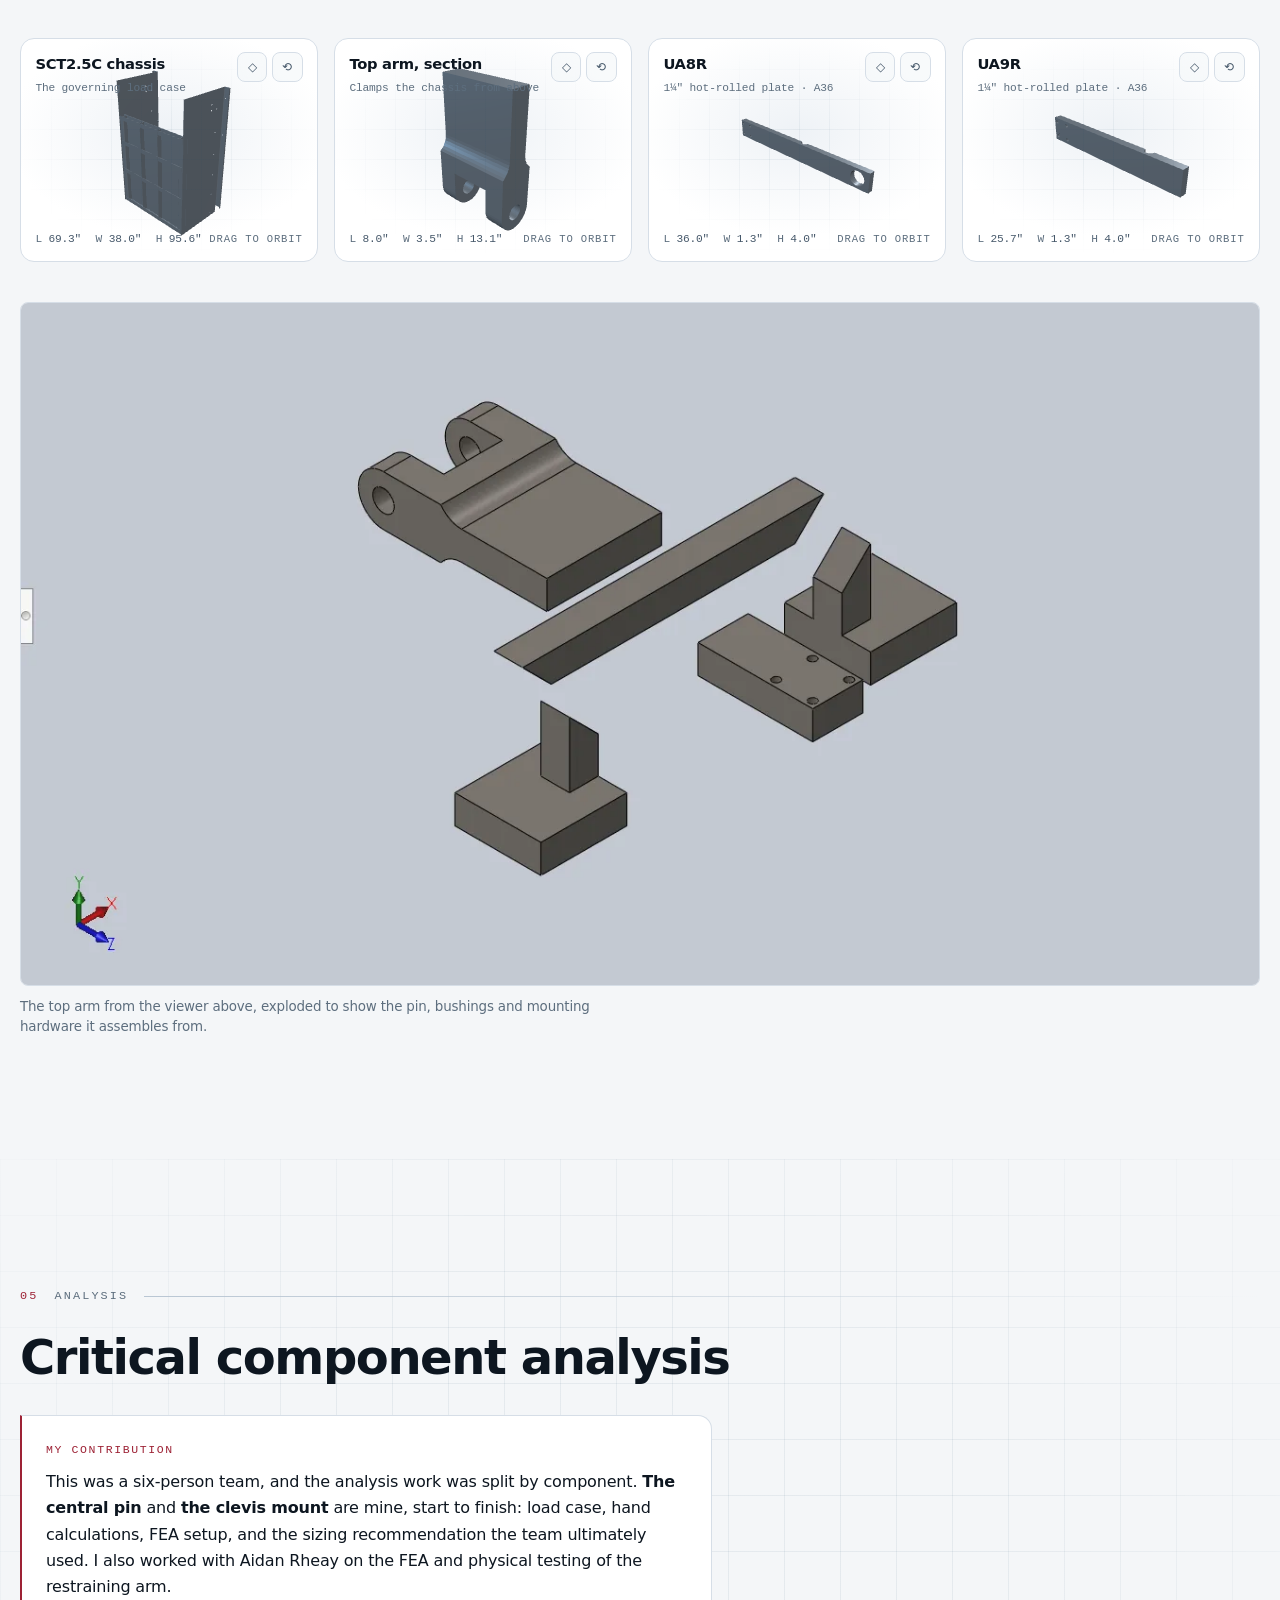
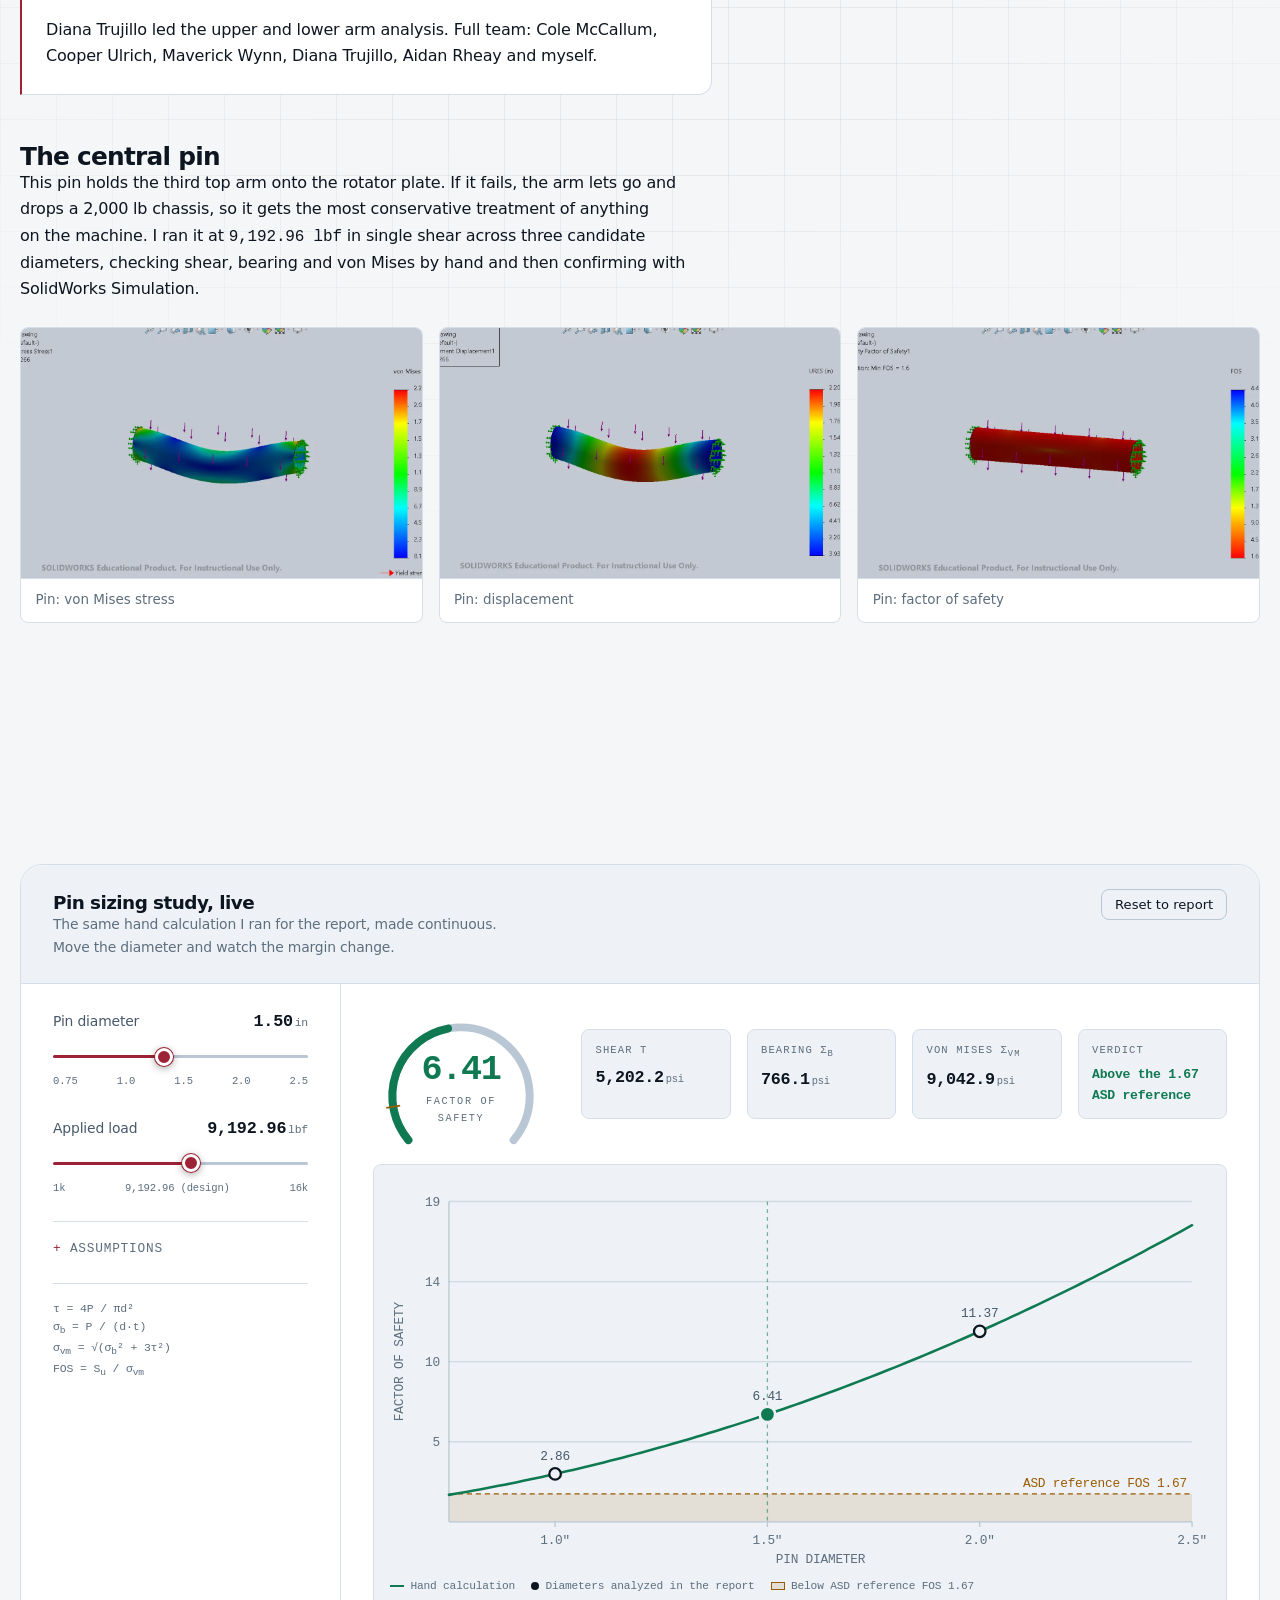
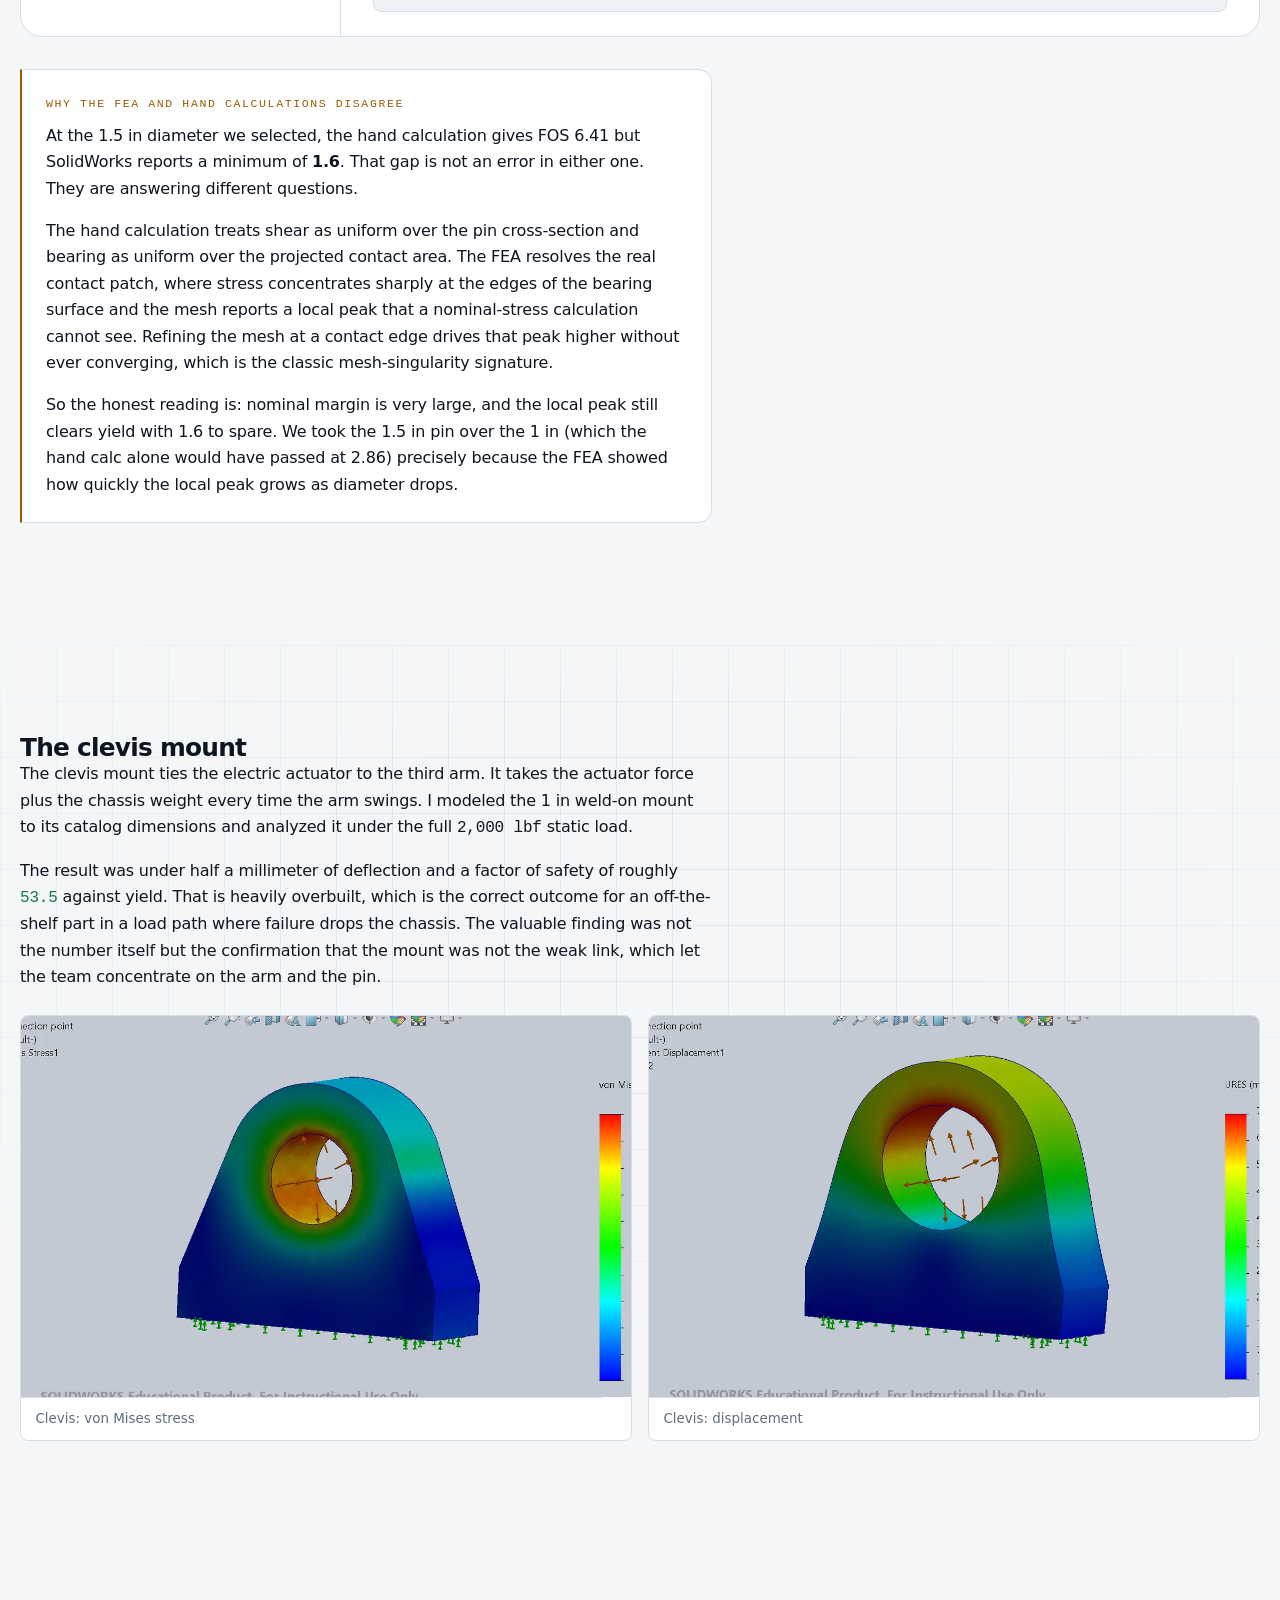
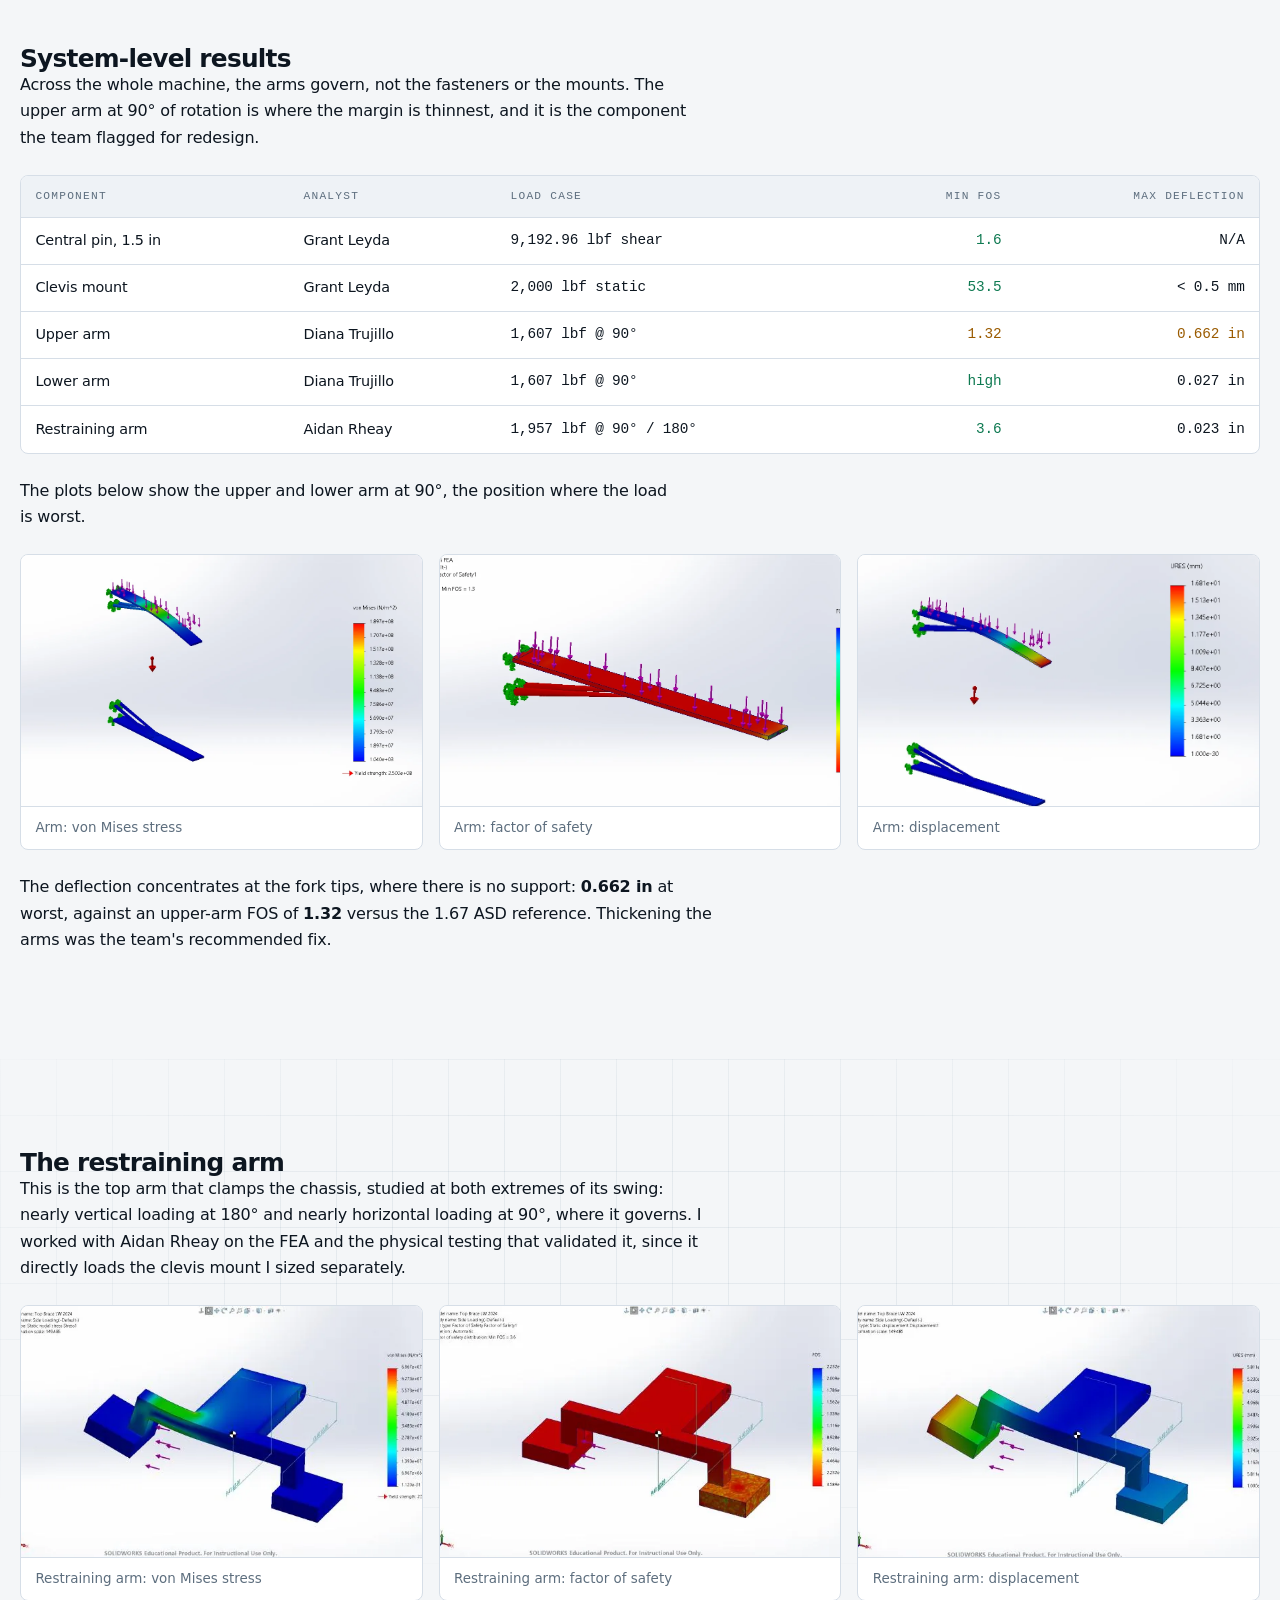
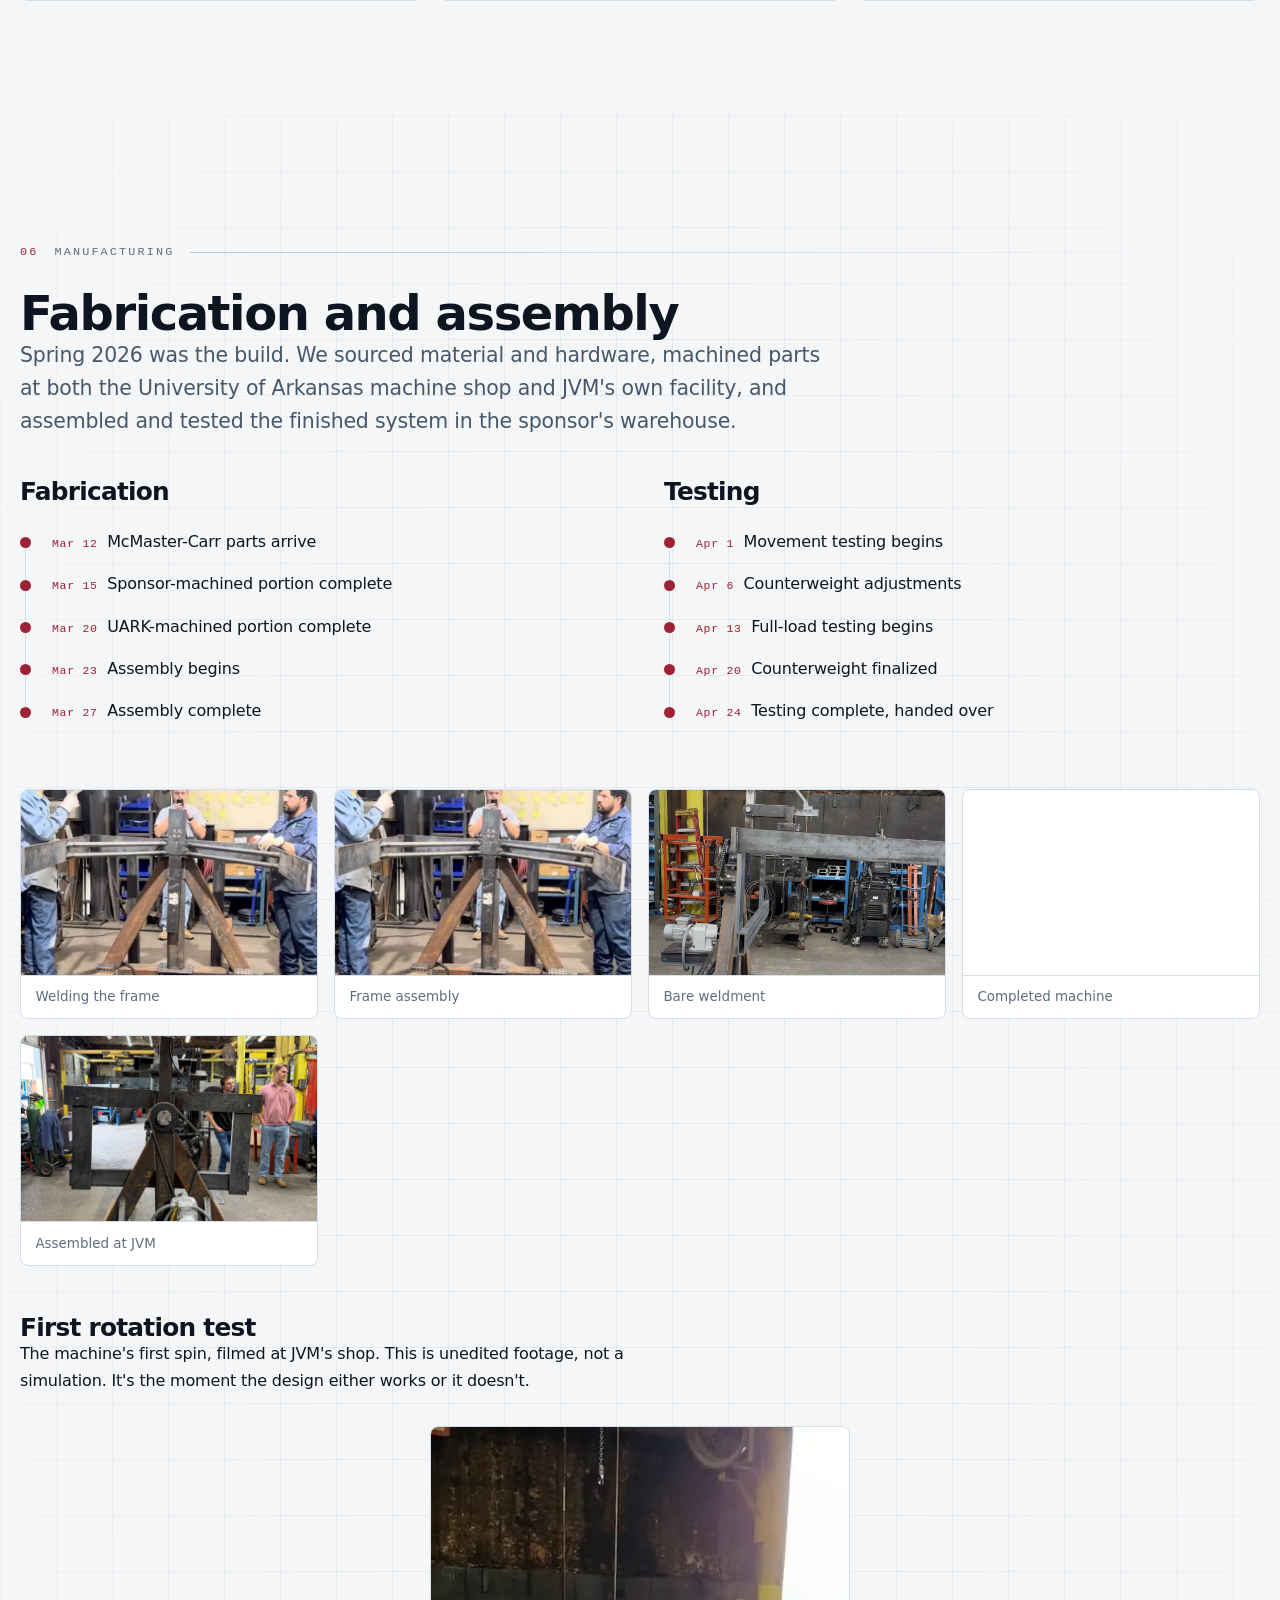
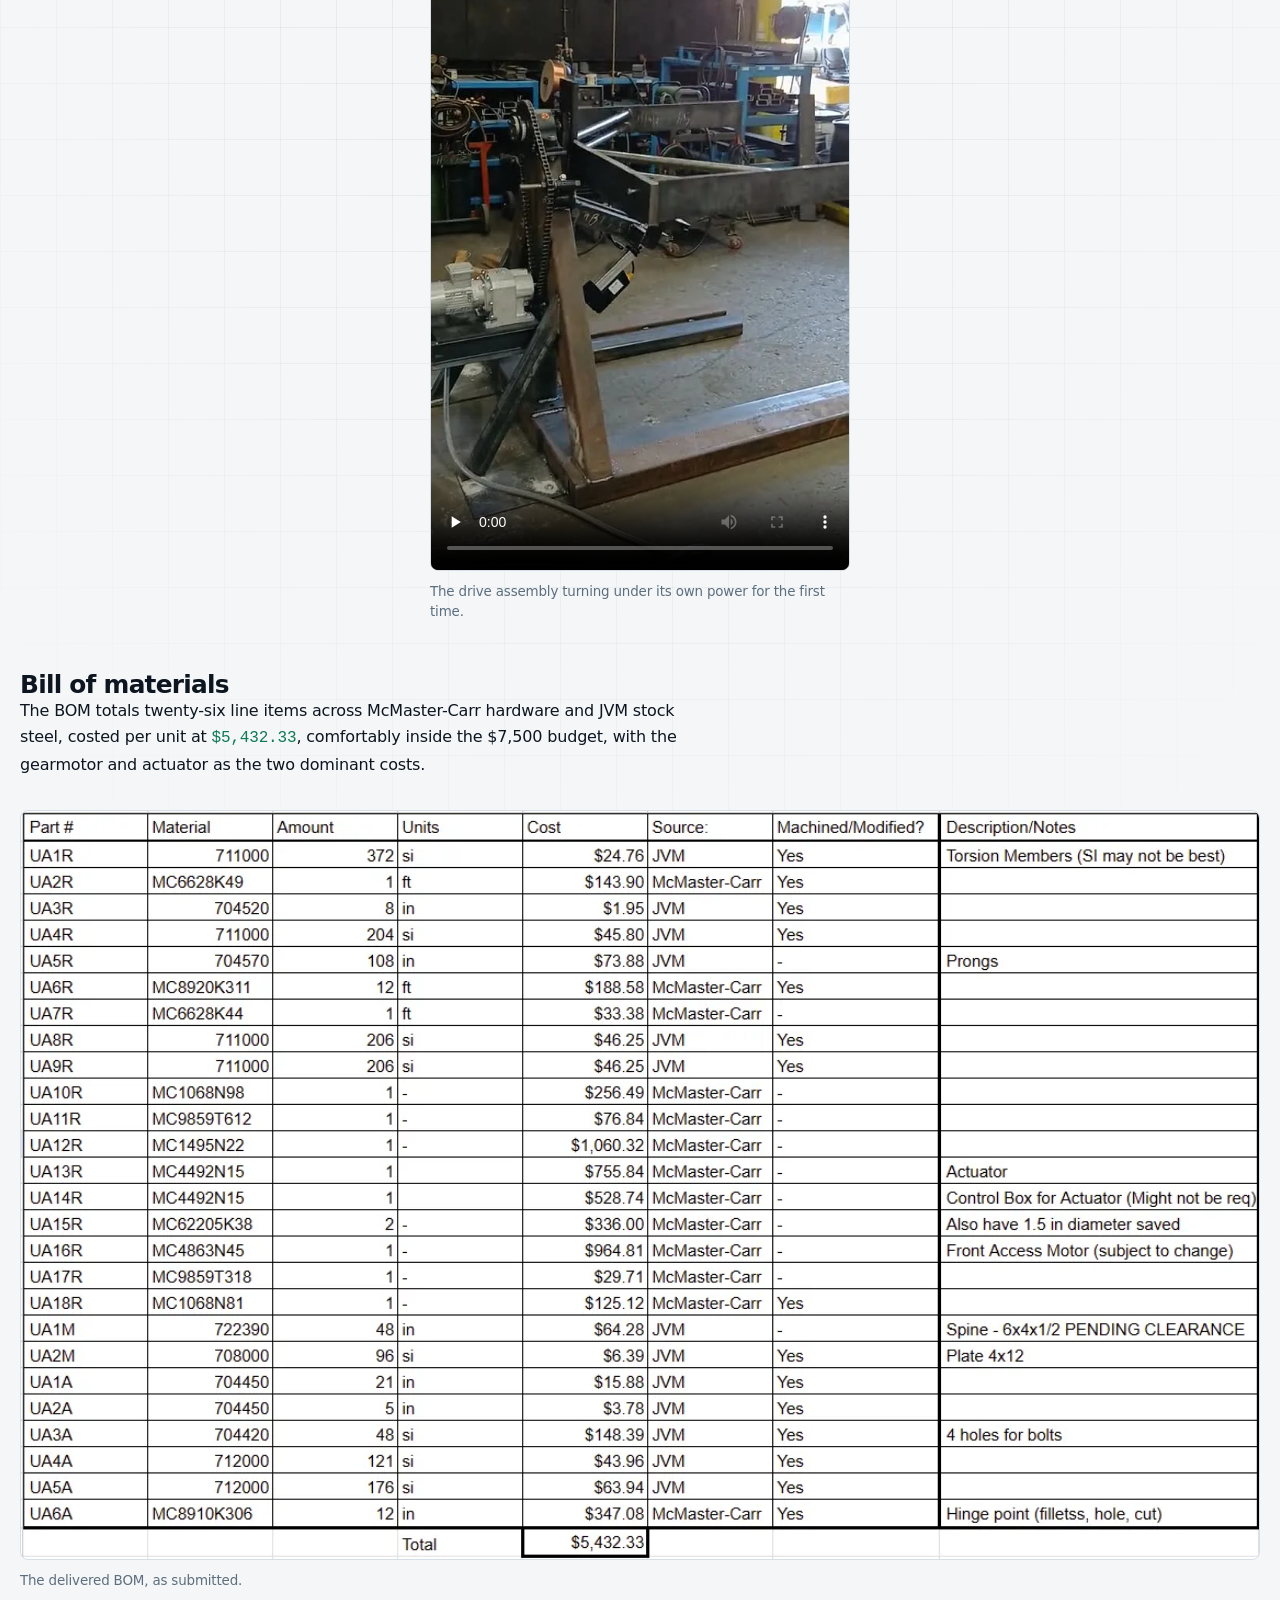
<file: projects/rotator.html>
<!doctype html>
<html lang="en" data-theme="light">
<head>
<meta charset="utf-8">
<meta name="viewport" content="width=device-width, initial-scale=1">
<title>Cram-A-Lot Chassis Rotator | Grant Leyda</title>
<meta name="description" content="Senior capstone: a 2,000 lb industrial chassis rotator designed, analyzed, manufactured and delivered. Includes an interactive pin sizing study built from the original hand calculations.">

<meta property="og:type" content="article">
<meta property="og:title" content="Cram-A-Lot Chassis Rotator | Grant Leyda">
<meta property="og:description" content="From sponsor problem statement to delivered hardware. Orbit the parts, run the pin analysis yourself.">
<meta property="og:image" content="../assets/img/cad-machine-loaded.webp">

<link rel="icon" href="data:image/svg+xml,<svg xmlns='http://www.w3.org/2000/svg' viewBox='0 0 100 100'><rect width='100' height='100' rx='18' fill='%2306080b'/><text y='72' x='50' text-anchor='middle' font-size='62' font-family='monospace' fill='%2335d6f2'>G</text></svg>">
<link rel="stylesheet" href="../css/site.css?v=20260904b">

<script>
  try {
    var t = localStorage.getItem('gl-theme');
    if (t === 'light' || t === 'dark') document.documentElement.dataset.theme = t;
  } catch (e) {}
</script>
</head>

<body data-base="../">

<nav class="nav">
  <a class="nav__brand" href="../index.html">Grant Leyda <span>/ ME</span></a>
  <div class="nav__links">
    <a href="../index.html#engineering">Engineering</a>
    <a href="#analysis">Analysis</a>
    <a href="#study">Pin study</a>
    <a href="#build">Build</a>
    <button class="icon-btn" data-theme-toggle aria-label="Switch to dark theme">◐</button>
  </div>
</nav>

<!-- ===================================================================== -->
<header class="case-hero">
  <div class="case-hero__bg" aria-hidden="true">
    <img src="../assets/img/cad-machine-loaded.webp" alt="">
  </div>

  <div class="case-hero__inner wrap">
    <a class="backlink" href="../index.html#engineering">← All work</a>
    <div class="hero__kicker">Senior Capstone · MEEG 41902 · Fall 2025 – Spring 2026</div>
    <h1>Cram-A-Lot Chassis Rotator</h1>
    <p class="lede">
      A 2,000 lb powered mechanism that rotates production chassis 180° without tying up
      the overhead crane. Sponsored by JVM / Cram-A-Lot and built by a team of six, it was
      handed over to the sponsor in April 2026.
    </p>

    <div class="facts">
      <div><div class="fact__k">Sponsor</div><div class="fact__v">JVM / Cram-A-Lot</div></div>
      <div><div class="fact__k">Industry advisor</div><div class="fact__v">Natalie Hernandez</div></div>
      <div><div class="fact__k">Faculty advisor</div><div class="fact__v">Dr. David Jensen</div></div>
      <div><div class="fact__k">Team</div><div class="fact__v">6 mechanical engineers</div></div>
      <div><div class="fact__k">My role</div><div class="fact__v">Critical component analysis · fabrication</div></div>
      <div><div class="fact__k">Status</div><div class="fact__v"><span class="ok">Built, tested &amp; handed over</span></div></div>
    </div>
  </div>
</header>

<!-- ===================================================================== -->
<section class="section--tight">
  <div class="wrap">
    <div class="sponsor-row">
      <div class="prose">
        <div class="eyebrow">Background</div>
        <h2 style="margin-top:0" data-reveal>Who the machine was built for</h2>
        <p data-reveal>
          Cram-A-Lot manufactures industrial trash compactors. We worked with JVM, the
          manufacturing plant that builds them, on the stage of assembly that handles the
          main chassis every compactor is built around. That chassis is a large welded
          steel structure, and it has to be turned over partway through the build so the
          underside can be welded and finished.
        </p>
      </div>

      <div data-reveal style="--delay:100ms">
        <div class="sponsor__card">
          <img src="../assets/img/cramalot-logo.webp" width="484" height="99"
               alt="Cram-A-Lot, J.V. Manufacturing, Inc.">
        </div>
        <div class="sponsor__cap">Capstone sponsor</div>
      </div>
    </div>
  </div>
</section>

<!-- ===================================================================== -->
<section class="section">
  <div class="wrap">
    <div style="display:grid;grid-template-columns:repeat(auto-fit,minmax(320px,1fr));gap:3rem">

      <div class="prose" data-reveal>
        <div class="eyebrow"><span class="eyebrow__i">01</span> The problem</div>
        <h2 style="margin-top:0">The crane was taking side loading it wasn't designed for</h2>
        <p>
          JVM rotates welded steel chassis during production. Their existing method hung the
          chassis from the facility's overhead crane and winch and required an operator to
          turn it by hand with a remote. It worked, but it put cyclic wear on the winch
          cables, occupied a crane that the rest of the shop needed, and put a person close
          to a suspended 2,000 lb load.
        </p>
        <p style="margin-bottom:.75rem">
          Cram-A-Lot asked for a dedicated machine to:
        </p>
        <ul>
          <li>rotate the chassis a full 180°</li>
          <li>take the crane out of the loop</li>
          <li>shrink the floor space the operation needs</li>
          <li>keep the operator at a safe distance</li>
        </ul>
        <p>
          It had to cost under $7,500 and be something they could build in their own shop.
        </p>
      </div>

      <figure data-reveal style="margin:0">
        <img src="../assets/img/rotator-in-use.webp" width="989" height="971"
             alt="A steel chassis suspended and tilted mid-rotation on the shop floor at JVM">
        <figcaption>
          The operation the machine replaces: a chassis mid-rotation, hanging from the
          facility crane.
        </figcaption>
      </figure>
    </div>
  </div>
</section>

<!-- ===================================================================== -->
<section class="section--tight gridbg">
  <div class="wrap">
    <div class="eyebrow"><span class="eyebrow__i">02</span> Requirements</div>
    <h2 data-reveal>Requirements and constraints</h2>

    <div class="table-scroll" data-reveal style="margin-top:2rem">
      <table>
        <thead>
          <tr>
            <th>Requirement</th>
            <th>Target</th>
            <th>Delivered</th>
          </tr>
        </thead>
        <tbody>
          <tr><td>Rotation</td><td class="mono">180° ± 10°</td><td class="ok mono">Met</td></tr>
          <tr><td>Load capacity</td><td class="mono">≥ 2,000 lb</td><td class="ok mono">Met</td></tr>
          <tr><td>Chassis configurations</td><td class="mono">4 sizes</td><td class="ok mono">Met (modular arms)</td></tr>
          <tr><td>Footprint</td><td class="mono">8 ft × 5 ft</td><td class="ok mono">Met</td></tr>
          <tr><td>Crane dependency</td><td>Eliminate from rotation</td><td class="ok mono">Met</td></tr>
          <tr><td>Operator standoff</td><td class="mono">≥ 3 ft</td><td class="ok mono">Met</td></tr>
          <tr><td>Cycle time</td><td class="mono">≤ 5 min</td><td class="ok mono">Met</td></tr>
          <tr><td>Power</td><td class="mono">480 V 3-phase</td><td class="ok mono">Met</td></tr>
          <tr><td>Budget</td><td class="mono">≤ $7,500</td><td class="ok mono">$5,432</td></tr>
          <tr><td>Manufacturable in-house</td><td>UARK or JVM facilities</td><td class="ok mono">Met</td></tr>
        </tbody>
      </table>
    </div>

    <p class="mono" style="font-size:.8rem;color:var(--ink-3);max-width:70ch">
      Governing standard: ASME B30.20, Below-the-Hook Lifting Devices.
    </p>
  </div>
</section>

<!-- ===================================================================== -->
<section class="section">
  <div class="wrap">
    <div class="eyebrow"><span class="eyebrow__i">03</span> The design</div>
    <h2 data-reveal>System overview</h2>
    <p class="lede" data-reveal style="--delay:60ms">
      The chassis loads onto long forks, a top arm swings down to clamp it, and a gearmotor
      drives the central rotator plate through the full 180° turn. A separate electric
      actuator raises and lowers the top arm, and a counterweight keeps the plate balanced
      as it rotates.
    </p>

    <figure class="figure--wide" data-reveal style="margin-top:2.5rem">
      <img src="../assets/img/cad-machine-loaded.webp" width="1442" height="1075"
           alt="SolidWorks render of the completed rotator assembly with a chassis clamped between the forks and top arm">
      <figcaption>
        Full assembly with a chassis loaded. The forks carry the load, the top arm clamps
        from above, and the vertical plate at right is the rotating axis.
      </figcaption>
    </figure>

    <div class="gallery" data-reveal>
      <button class="shot" data-full="../assets/img/assembly-ballooned.webp"
              data-caption="Ballooned exploded assembly, keyed to the drawing package parts list.">
        <img src="../assets/img/assembly-ballooned.webp" loading="lazy" decoding="async"
             alt="Exploded assembly drawing with numbered balloons identifying each part">
        <figcaption>Ballooned exploded assembly</figcaption>
      </button>
      <button class="shot" data-full="../assets/img/drawing-exploded-bom.webp"
              data-caption="The formal drawing sheet: sheet number, title block, and the exploded view the BOM was built against.">
        <img src="../assets/img/drawing-exploded-bom.webp" loading="lazy" decoding="async"
             alt="Formal engineering drawing sheet with title block and numbered exploded view">
        <figcaption>Drawing package sheet</figcaption>
      </button>
      <button class="shot" data-full="../assets/img/subassembly-exploded.webp"
              data-caption="Drive subassembly: gearmotor, sprocket, bushings, shaft and bearing mount.">
        <img src="../assets/img/subassembly-exploded.webp" loading="lazy" decoding="async"
             alt="Exploded view of the drive subassembly showing gearmotor, sprocket and shaft">
        <figcaption>Drive subassembly</figcaption>
      </button>
      <button class="shot" data-full="../assets/img/top-arm-annotated.webp"
              data-caption="Top arm design callouts: the clevis joint (orange), weld lines (red) and the hardware pattern (yellow).">
        <img src="../assets/img/top-arm-annotated.webp" loading="lazy" decoding="async"
             alt="Top arm CAD model with the clevis joint, weld lines and bolt pattern highlighted">
        <figcaption>Top arm, design callouts</figcaption>
      </button>
      <button class="shot" data-full="../assets/img/cad-machine-side.webp"
              data-caption="Side elevation with the actuator extended and the top arm raised.">
        <img src="../assets/img/cad-machine-side.webp" loading="lazy" decoding="async"
             alt="Side view render of the rotator with the actuator extended">
        <figcaption>Side elevation</figcaption>
      </button>
      <button class="shot" data-full="../assets/img/cad-machine-hero.webp"
              data-caption="The machine standing without a chassis loaded: the four-legged base and central rotator plate.">
        <img src="../assets/img/cad-machine-hero.webp" loading="lazy" decoding="async"
             alt="Full machine render standing without a chassis loaded">
        <figcaption>Machine, unloaded</figcaption>
      </button>
      <button class="shot" data-full="../assets/img/part-variants.webp"
              data-caption="Arm design iterations: the geometry changed as the FEA came back.">
        <img src="../assets/img/part-variants.webp" loading="lazy" decoding="async"
             alt="Three iterations of the arm part geometry side by side">
        <figcaption>Arm iterations</figcaption>
      </button>
      <button class="shot" data-full="../assets/img/motion-chassis-level.webp"
              data-caption="Motion study, chassis level (start of the rotation cycle).">
        <img src="../assets/img/motion-chassis-level.webp" loading="lazy" decoding="async"
             alt="Motion study frame with the chassis held level">
        <figcaption>Motion study, 0°</figcaption>
      </button>
      <button class="shot" data-full="../assets/img/motion-chassis-rotated.webp"
              data-caption="Motion study, chassis rotated. Collision check confirmed clearance through the full arc.">
        <img src="../assets/img/motion-chassis-rotated.webp" loading="lazy" decoding="async"
             alt="Motion study frame with the chassis rotated on its side">
        <figcaption>Motion study, rotated</figcaption>
      </button>
    </div>

    <figure class="figure--wide" data-reveal style="margin-top:2.5rem">
      <video controls preload="none" playsinline
             poster="../assets/img/rotator-cad-motion-poster.webp">
        <source src="../assets/video/rotator-cad-motion.mp4" type="video/mp4">
        Your browser doesn't support embedded video.
        <a href="../assets/video/rotator-cad-motion.mp4">Download the clip</a> instead.
      </video>
      <figcaption>
        The motion study running, the same simulation the still frames above are pulled
        from, showing the full 180° cycle and confirming there's no collision anywhere in
        the arc.
      </figcaption>
    </figure>
  </div>
</section>

<!-- ===================================================================== -->
<section class="section--tight">
  <div class="wrap">
    <div class="eyebrow"><span class="eyebrow__i">04</span> Geometry</div>
    <h2 data-reveal>Component geometry</h2>
    <p class="lede" data-reveal style="--delay:60ms">
      These are the real STL exports from the SolidWorks models, not illustrations. Drag to
      orbit, scroll to zoom, and toggle the wireframe. The dimensions under each part are
      measured off its mesh at load time, and the part numbers match the costed BOM.
    </p>

    <div class="viewers" data-reveal style="margin-top:2.5rem">
      <div class="viewer" data-model="../assets/models/chassis.stl" data-name="SCT2.5C chassis">
        <canvas class="viewer__canvas" aria-hidden="true"></canvas>
        <div class="viewer__grid" aria-hidden="true"></div>
        <div class="viewer__head">
          <div>
            <div class="viewer__name">SCT2.5C chassis</div>
            <div class="viewer__sub">The governing load case</div>
          </div>
          <div class="viewer__tools">
            <button class="icon-btn" data-wire aria-pressed="false" aria-label="Toggle wireframe" title="Wireframe">&#9671;</button>
            <button class="icon-btn" data-reset aria-label="Reset view" title="Reset view">&#10226;</button>
          </div>
        </div>
        <div class="viewer__dims" data-dims></div>
        <div class="viewer__hint">Drag to orbit</div>
      </div>

      <div class="viewer" data-model="../assets/models/top-arm.stl" data-name="Top arm section">
        <canvas class="viewer__canvas" aria-hidden="true"></canvas>
        <div class="viewer__grid" aria-hidden="true"></div>
        <div class="viewer__head">
          <div>
            <div class="viewer__name">Top arm, section</div>
            <div class="viewer__sub">Clamps the chassis from above</div>
          </div>
          <div class="viewer__tools">
            <button class="icon-btn" data-wire aria-pressed="false" aria-label="Toggle wireframe" title="Wireframe">&#9671;</button>
            <button class="icon-btn" data-reset aria-label="Reset view" title="Reset view">&#10226;</button>
          </div>
        </div>
        <div class="viewer__dims" data-dims></div>
        <div class="viewer__hint">Drag to orbit</div>
      </div>

      <div class="viewer" data-model="../assets/models/ua8r-plate.stl" data-name="UA8R plate">
        <canvas class="viewer__canvas" aria-hidden="true"></canvas>
        <div class="viewer__grid" aria-hidden="true"></div>
        <div class="viewer__head">
          <div>
            <div class="viewer__name">UA8R</div>
            <div class="viewer__sub">1&frac14;&Prime; hot-rolled plate &middot; A36</div>
          </div>
          <div class="viewer__tools">
            <button class="icon-btn" data-wire aria-pressed="false" aria-label="Toggle wireframe" title="Wireframe">&#9671;</button>
            <button class="icon-btn" data-reset aria-label="Reset view" title="Reset view">&#10226;</button>
          </div>
        </div>
        <div class="viewer__dims" data-dims></div>
        <div class="viewer__hint">Drag to orbit</div>
      </div>

      <div class="viewer" data-model="../assets/models/ua9r-plate.stl" data-name="UA9R plate">
        <canvas class="viewer__canvas" aria-hidden="true"></canvas>
        <div class="viewer__grid" aria-hidden="true"></div>
        <div class="viewer__head">
          <div>
            <div class="viewer__name">UA9R</div>
            <div class="viewer__sub">1&frac14;&Prime; hot-rolled plate &middot; A36</div>
          </div>
          <div class="viewer__tools">
            <button class="icon-btn" data-wire aria-pressed="false" aria-label="Toggle wireframe" title="Wireframe">&#9671;</button>
            <button class="icon-btn" data-reset aria-label="Reset view" title="Reset view">&#10226;</button>
          </div>
        </div>
        <div class="viewer__dims" data-dims></div>
        <div class="viewer__hint">Drag to orbit</div>
      </div>
    </div>

    <figure class="figure--wide" data-reveal style="margin-top:2.5rem">
      <img src="../assets/img/top-arm-exploded-1.webp" width="1311" height="722" loading="lazy"
           alt="Exploded view of the top arm, showing the pin, mounting block and hardware pulled apart">
      <figcaption>
        The top arm from the viewer above, exploded to show the pin, bushings and
        mounting hardware it assembles from.
      </figcaption>
    </figure>
  </div>
</section>

<!-- ===================================================================== -->
<section class="section gridbg" id="analysis">
  <div class="wrap">
    <div class="eyebrow"><span class="eyebrow__i">05</span> Analysis</div>
    <h2 data-reveal>Critical component analysis</h2>

    <div class="callout" data-reveal>
      <div class="callout__label">My contribution</div>
      <p>
        This was a six-person team, and the analysis work was split by component.
        <strong>The central pin</strong> and <strong>the clevis mount</strong> are mine,
        start to finish: load case, hand calculations, FEA setup, and the sizing
        recommendation the team ultimately used. I also worked with Aidan Rheay on the
        FEA and physical testing of the restraining arm.
      </p>
      <p style="margin-bottom:0">
        Diana Trujillo led the upper and lower arm analysis. Full team: Cole McCallum,
        Cooper Ulrich, Maverick Wynn, Diana Trujillo, Aidan Rheay and myself.
      </p>
    </div>

    <h3 style="margin-top:3rem" data-reveal>The central pin</h3>
    <p style="max-width:68ch" data-reveal>
      This pin holds the third top arm onto the rotator plate. If it fails, the arm lets go
      and drops a 2,000 lb chassis, so it gets the most conservative treatment of anything
      on the machine. I ran it at <span class="mono">9,192.96 lbf</span> in single shear across
      three candidate diameters, checking shear, bearing and von Mises by hand and then
      confirming with SolidWorks Simulation.
    </p>

    <div class="gallery" data-reveal>
      <button class="shot" data-full="../assets/img/fea-pin-vonmises.webp"
              data-caption="Von Mises stress on the 1.5 in pin: peak 2.229e4 psi against a 3.626e4 psi yield.">
        <img src="../assets/img/fea-pin-vonmises.webp" loading="lazy" decoding="async"
             alt="SolidWorks von Mises stress plot of the pin showing a blue and green contour band">
        <figcaption>Pin: von Mises stress</figcaption>
      </button>
      <button class="shot" data-full="../assets/img/fea-pin-displacement.webp"
              data-caption="Displacement on the 1.5 in pin under the 9,192.96 lbf load case.">
        <img src="../assets/img/fea-pin-displacement.webp" loading="lazy" decoding="async"
             alt="SolidWorks displacement plot of the pin">
        <figcaption>Pin: displacement</figcaption>
      </button>
      <button class="shot" data-full="../assets/img/fea-pin-fos.webp"
              data-caption="Factor of safety distribution. The FEA minimum lands at 1.6, well below the hand calculation. See the note below the study.">
        <img src="../assets/img/fea-pin-fos.webp" loading="lazy" decoding="async"
             alt="SolidWorks factor of safety plot of the pin, largely red indicating high margin">
        <figcaption>Pin: factor of safety</figcaption>
      </button>
    </div>
  </div>
</section>

<!-- ===================================================================== -->
<section class="section--tight" id="study">
  <div class="wrap">
    <div class="study" data-pin-study data-reveal>
      <div class="study__head">
        <div>
          <h3>Pin sizing study, live</h3>
          <p>
            The same hand calculation I ran for the report, made continuous. Move the
            diameter and watch the margin change.
          </p>
        </div>
        <button class="btn btn--sm" data-study-reset style="margin-left:auto">Reset to report</button>
      </div>

      <div class="study__body">
        <div class="study__controls">
          <div class="field">
            <div class="field__row">
              <label class="field__label" for="in-d">Pin diameter</label>
              <span class="field__val"><span data-out="d">1.50</span><small>in</small></span>
            </div>
            <input id="in-d" type="range" data-in="d" min="0.75" max="2.5" step="0.05" value="1.5">
            <div class="ticks"><span>0.75</span><span>1.0</span><span>1.5</span><span>2.0</span><span>2.5</span></div>
          </div>

          <div class="field">
            <div class="field__row">
              <label class="field__label" for="in-P">Applied load</label>
              <span class="field__val"><span data-out="P">9,192.96</span><small>lbf</small></span>
            </div>
            <input id="in-P" type="range" data-in="P" min="1000" max="16000" step="0.01" value="9192.96">
            <div class="ticks"><span>1k</span><span>9,192.96 (design)</span><span>16k</span></div>
          </div>

          <details class="adv">
            <summary>Assumptions</summary>
            <div>
              <div class="field">
                <div class="field__row">
                  <label class="field__label" for="in-t">Bearing thickness</label>
                  <span class="field__val"><span data-out="t">8.0</span><small>in</small></span>
                </div>
                <input id="in-t" type="range" data-in="t" min="2" max="12" step="0.5" value="8">
              </div>
              <div class="field">
                <div class="field__row">
                  <label class="field__label" for="in-Su">Material S<sub>u</sub></label>
                  <span class="field__val"><span data-out="Su">58,000</span><small>psi</small></span>
                </div>
                <input id="in-Su" type="range" data-in="Su" min="30000" max="120000" step="1000" value="58000">
                <div class="ticks"><span>30k</span><span>A36 = 58k</span><span>120k</span></div>
              </div>
            </div>
          </details>

          <div class="mono" style="font-size:.72rem;color:var(--ink-3);line-height:1.6;border-top:1px solid var(--line);padding-top:1rem">
            τ = 4P / πd²<br>
            σ<sub>b</sub> = P / (d·t)<br>
            σ<sub>vm</sub> = √(σ<sub>b</sub>² + 3τ²)<br>
            FOS = S<sub>u</sub> / σ<sub>vm</sub>
          </div>
        </div>

        <div class="study__out">
          <div class="gauge-row">
            <div class="gauge" data-gauge data-state="ok">
              <svg role="img" aria-label="Factor of safety gauge"></svg>
              <div class="gauge__center">
                <div class="gauge__num" data-out="fos">6.41</div>
                <div class="gauge__cap">Factor of safety</div>
              </div>
            </div>

            <div class="readouts">
              <div class="readout">
                <div class="readout__k">Shear τ</div>
                <div class="readout__value"><span data-out="tau">5,202</span><small>psi</small></div>
              </div>
              <div class="readout">
                <div class="readout__k">Bearing σ<sub>b</sub></div>
                <div class="readout__value"><span data-out="bearing">766.1</span><small>psi</small></div>
              </div>
              <div class="readout">
                <div class="readout__k">Von Mises σ<sub>vm</sub></div>
                <div class="readout__value"><span data-out="vm">9,043</span><small>psi</small></div>
              </div>
              <div class="readout">
                <div class="readout__k">Verdict</div>
                <div class="readout__value" style="font-size:.82rem"><span class="ok mono" data-out="verdict">Above the 1.67 ASD reference</span></div>
              </div>
            </div>
          </div>

          <div class="chart">
            <svg data-chart role="img" aria-label="Chart of factor of safety against pin diameter, with the three analyzed diameters marked"></svg>
            <div class="chart__legend">
              <span><i class="swatch"></i> Hand calculation</span>
              <span><i class="swatch swatch--dot"></i> Diameters analyzed in the report</span>
              <span><i class="swatch swatch--band"></i> Below ASD reference FOS 1.67</span>
            </div>
          </div>
        </div>
      </div>
    </div>

    <div class="callout callout--signal" data-reveal>
      <div class="callout__label">Why the FEA and hand calculations disagree</div>
      <p>
        At the 1.5 in diameter we selected, the hand calculation gives FOS 6.41 but
        SolidWorks reports a minimum of <strong>1.6</strong>. That gap is not an error in
        either one. They are answering different questions.
      </p>
      <p>
        The hand calculation treats shear as uniform over the pin cross-section and bearing
        as uniform over the projected contact area. The FEA resolves the real contact
        patch, where stress concentrates sharply at the edges of the bearing surface and the
        mesh reports a local peak that a nominal-stress calculation cannot see. Refining the
        mesh at a contact edge drives that peak higher without ever converging, which is the
        classic mesh-singularity signature.
      </p>
      <p style="margin-bottom:0">
        So the honest reading is: nominal margin is very large, and the local peak still
        clears yield with 1.6 to spare. We took the 1.5 in pin over the 1 in (which the
        hand calc alone would have passed at 2.86) precisely because the FEA showed how
        quickly the local peak grows as diameter drops.
      </p>
    </div>
  </div>
</section>

<!-- ===================================================================== -->
<section class="section--tight gridbg">
  <div class="wrap">
    <h3 data-reveal>The clevis mount</h3>
    <p style="max-width:68ch" data-reveal>
      The clevis mount ties the electric actuator to the third arm. It takes the actuator
      force plus the chassis weight every time the arm swings. I modeled the 1 in weld-on
      mount to its catalog dimensions and analyzed it under the full
      <span class="mono">2,000 lbf</span> static load.
    </p>
    <p style="max-width:68ch" data-reveal>
      The result was under half a millimeter of deflection and a factor of safety of roughly
      <span class="mono ok">53.5</span> against yield. That is heavily overbuilt, which is the
      correct outcome for an off-the-shelf part in a load path where failure drops the
      chassis. The valuable finding was not the number itself but the confirmation that the
      mount was not the weak link, which let the team concentrate on the arm and the pin.
    </p>

    <div class="gallery" data-reveal>
      <button class="shot" data-full="../assets/img/fea-clevis-vonmises.webp"
              data-caption="Von Mises stress on the clevis mount at 2,000 lbf. Peak stress rings the bore; the body is essentially unloaded.">
        <img src="../assets/img/fea-clevis-vonmises.webp" loading="lazy" decoding="async"
             alt="Von Mises stress plot of the clevis mount showing concentration around the bore">
        <figcaption>Clevis: von Mises stress</figcaption>
      </button>
      <button class="shot" data-full="../assets/img/fea-clevis-displacement.webp"
              data-caption="Displacement of the clevis mount: under 0.5 mm at full load.">
        <img src="../assets/img/fea-clevis-displacement.webp" loading="lazy" decoding="async"
             alt="Displacement plot of the clevis mount">
        <figcaption>Clevis: displacement</figcaption>
      </button>
    </div>
  </div>
</section>

<!-- ===================================================================== -->
<section class="section--tight">
  <div class="wrap">
    <h3 data-reveal>System-level results</h3>
    <p style="max-width:68ch" data-reveal>
      Across the whole machine, the arms govern, not the fasteners or the mounts. The upper
      arm at 90° of rotation is where the margin is thinnest, and it is the component the
      team flagged for redesign.
    </p>

    <div class="table-scroll" data-reveal>
      <table>
        <thead>
          <tr>
            <th>Component</th>
            <th>Analyst</th>
            <th>Load case</th>
            <th class="num">Min FOS</th>
            <th class="num">Max deflection</th>
          </tr>
        </thead>
        <tbody>
          <tr>
            <td>Central pin, 1.5 in</td><td>Grant Leyda</td><td class="mono">9,192.96 lbf shear</td>
            <td class="num mono ok">1.6</td><td class="num mono">N/A</td>
          </tr>
          <tr>
            <td>Clevis mount</td><td>Grant Leyda</td><td class="mono">2,000 lbf static</td>
            <td class="num mono ok">53.5</td><td class="num mono">&lt; 0.5 mm</td>
          </tr>
          <tr>
            <td>Upper arm</td><td>Diana Trujillo</td><td class="mono">1,607 lbf @ 90°</td>
            <td class="num mono warn">1.32</td><td class="num mono warn">0.662 in</td>
          </tr>
          <tr>
            <td>Lower arm</td><td>Diana Trujillo</td><td class="mono">1,607 lbf @ 90°</td>
            <td class="num mono ok">high</td><td class="num mono">0.027 in</td>
          </tr>
          <tr>
            <td>Restraining arm</td><td>Aidan Rheay</td><td class="mono">1,957 lbf @ 90° / 180°</td>
            <td class="num mono ok">3.6</td><td class="num mono">0.023 in</td>
          </tr>
        </tbody>
      </table>
    </div>

    <p style="max-width:68ch" data-reveal>
      The plots below show the upper and lower arm at 90°, the position where the load
      is worst.
    </p>

    <div class="gallery" data-reveal>
      <button class="shot" data-full="../assets/img/fea-arm-stress.webp"
              data-caption="Von Mises stress, upper/lower arm at 90°: peak 1.897e8 Pa against A36's roughly 2.5e8 Pa yield.">
        <img src="../assets/img/fea-arm-stress.webp" loading="lazy" decoding="async"
             alt="SolidWorks von Mises stress plot of the upper and lower arm at 90 degrees">
        <figcaption>Arm: von Mises stress</figcaption>
      </button>
      <button class="shot" data-full="../assets/img/fea-arm-fos.webp"
              data-caption="Factor of safety, upper/lower arm at 90°: minimum 1.318, the number that governs the whole machine.">
        <img src="../assets/img/fea-arm-fos.webp" loading="lazy" decoding="async"
             alt="SolidWorks factor of safety plot of the upper and lower arm at 90 degrees">
        <figcaption>Arm: factor of safety</figcaption>
      </button>
      <button class="shot" data-full="../assets/img/fea-arm-deflection.webp"
              data-caption="Resultant displacement, upper/lower arm at 90°: 16.8 mm (0.662 in) at the unsupported tip.">
        <img src="../assets/img/fea-arm-deflection.webp" loading="lazy" decoding="async"
             alt="SolidWorks displacement plot of the upper and lower arm at 90 degrees">
        <figcaption>Arm: displacement</figcaption>
      </button>
    </div>

    <p style="max-width:68ch;margin-top:1.5rem" data-reveal>
      The deflection concentrates at the fork tips, where there is no support:
      <b>0.662 in</b> at worst, against an upper-arm FOS of <b>1.32</b> versus the 1.67
      ASD reference. Thickening the arms was the team's recommended fix.
    </p>
  </div>
</section>

<!-- ===================================================================== -->
<section class="section--tight gridbg">
  <div class="wrap">
    <h3 data-reveal>The restraining arm</h3>
    <p style="max-width:68ch" data-reveal>
      This is the top arm that clamps the chassis, studied at both extremes of its swing:
      nearly vertical loading at 180° and nearly horizontal loading at 90°, where it
      governs. I worked with Aidan Rheay on the FEA and the physical testing that
      validated it, since it directly loads the clevis mount I sized separately.
    </p>

    <div class="gallery" data-reveal>
      <button class="shot" data-full="../assets/img/fea-restraining-vonmises.webp"
              data-caption="Von Mises stress on the restraining arm at 90°, the governing case: peak 6.97e7 N/m² against a 2.5e8 N/m² yield.">
        <img src="../assets/img/fea-restraining-vonmises.webp" loading="lazy" decoding="async"
             alt="SolidWorks von Mises stress plot of the restraining arm at 90 degrees">
        <figcaption>Restraining arm: von Mises stress</figcaption>
      </button>
      <button class="shot" data-full="../assets/img/fea-restraining-fos.webp"
              data-caption="Factor of safety on the restraining arm at 90°: minimum 3.6.">
        <img src="../assets/img/fea-restraining-fos.webp" loading="lazy" decoding="async"
             alt="SolidWorks factor of safety plot of the restraining arm at 90 degrees">
        <figcaption>Restraining arm: factor of safety</figcaption>
      </button>
      <button class="shot" data-full="../assets/img/fea-restraining-displacement.webp"
              data-caption="Displacement on the restraining arm at 90°: 0.58 mm (0.023 in).">
        <img src="../assets/img/fea-restraining-displacement.webp" loading="lazy" decoding="async"
             alt="SolidWorks displacement plot of the restraining arm at 90 degrees">
        <figcaption>Restraining arm: displacement</figcaption>
      </button>
    </div>
  </div>
</section>

<!-- ===================================================================== -->
<section class="section gridbg" id="build">
  <div class="wrap">
    <div class="eyebrow"><span class="eyebrow__i">06</span> Manufacturing</div>
    <h2 data-reveal>Fabrication and assembly</h2>
    <p class="lede" data-reveal style="--delay:60ms">
      Spring 2026 was the build. We sourced material and hardware, machined parts at both
      the University of Arkansas machine shop and JVM's own facility, and assembled and
      tested the finished system in the sponsor's warehouse.
    </p>

    <div style="display:grid;grid-template-columns:repeat(auto-fit,minmax(280px,1fr));gap:3rem;margin-top:2.5rem">
      <div data-reveal>
        <h3 style="margin-bottom:1rem">Fabrication</h3>
        <ul class="timeline">
          <li class="is-done"><span class="timeline__date">Mar 12</span>McMaster-Carr parts arrive</li>
          <li class="is-done"><span class="timeline__date">Mar 15</span>Sponsor-machined portion complete</li>
          <li class="is-done"><span class="timeline__date">Mar 20</span>UARK-machined portion complete</li>
          <li class="is-done"><span class="timeline__date">Mar 23</span>Assembly begins</li>
          <li class="is-done"><span class="timeline__date">Mar 27</span>Assembly complete</li>
        </ul>
      </div>
      <div data-reveal style="--delay:80ms">
        <h3 style="margin-bottom:1rem">Testing</h3>
        <ul class="timeline">
          <li class="is-done"><span class="timeline__date">Apr 1</span>Movement testing begins</li>
          <li class="is-done"><span class="timeline__date">Apr 6</span>Counterweight adjustments</li>
          <li class="is-done"><span class="timeline__date">Apr 13</span>Full-load testing begins</li>
          <li class="is-done"><span class="timeline__date">Apr 20</span>Counterweight finalized</li>
          <li class="is-done"><span class="timeline__date">Apr 24</span>Testing complete, handed over</li>
        </ul>
      </div>
    </div>

    <div class="gallery" data-reveal style="margin-top:2.5rem">
      <button class="shot" data-full="../assets/img/build-photo-welding.webp"
              data-caption="Welding the frame together, University of Arkansas machine shop.">
        <img src="../assets/img/build-photo-welding.webp" loading="lazy" decoding="async"
             alt="Team members welding the steel frame in a machine shop">
        <figcaption>Welding the frame</figcaption>
      </button>
      <button class="shot" data-full="../assets/img/build-photo-team.webp"
              data-caption="Assembling the frame, University of Arkansas machine shop.">
        <img src="../assets/img/build-photo-team.webp" loading="lazy" decoding="async"
             alt="Three team members assembling the steel frame in a machine shop">
        <figcaption>Frame assembly</figcaption>
      </button>
      <button class="shot" data-full="../assets/img/build-photo-frame.webp"
              data-caption="The bare weldment standing for the first time before the drive was fitted.">
        <img src="../assets/img/build-photo-frame.webp" loading="lazy" decoding="async"
             alt="The bare steel frame of the rotator standing in a warehouse">
        <figcaption>Bare weldment</figcaption>
      </button>
      <button class="shot" data-full="../assets/img/build-photo-final.webp"
              data-caption="The completed machine with the drive, actuator and control box fitted.">
        <img src="../assets/img/build-photo-final.webp" loading="lazy" decoding="async"
             alt="The completed chassis rotator with gearmotor and actuator installed">
        <figcaption>Completed machine</figcaption>
      </button>
      <button class="shot" data-full="../assets/img/build-photo-installed.webp"
              data-caption="The drive assembly at the sponsor's facility, with two team members, at the end of the project.">
        <img src="../assets/img/build-photo-installed.webp" loading="lazy" decoding="async"
             alt="The finished chassis rotator's drive assembly standing at the sponsor's facility with two team members nearby">
        <figcaption>Assembled at JVM</figcaption>
      </button>
    </div>

    <h3 style="margin-top:3rem" data-reveal>First rotation test</h3>
    <p style="max-width:68ch" data-reveal>
      The machine's first spin, filmed at JVM's shop. This is unedited footage, not a
      simulation. It's the moment the design either works or it doesn't.
    </p>
    <figure class="figure--portrait" data-reveal>
      <video controls preload="none" playsinline
             poster="../assets/img/rotator-first-spin-poster.webp">
        <source src="../assets/video/rotator-first-spin.mp4" type="video/mp4">
        Your browser doesn't support embedded video.
        <a href="../assets/video/rotator-first-spin.mp4">Download the clip</a> instead.
      </video>
      <figcaption>The drive assembly turning under its own power for the first time.</figcaption>
    </figure>

    <h3 style="margin-top:3rem" data-reveal>Bill of materials</h3>
    <p style="max-width:68ch" data-reveal>
      The BOM totals twenty-six line items across McMaster-Carr hardware and JVM stock
      steel, costed per unit at <span class="mono ok">$5,432.33</span>, comfortably inside
      the $7,500 budget, with the gearmotor and actuator as the two dominant costs.
    </p>
    <figure data-reveal class="figure--wide">
      <img src="../assets/img/bom-table.webp" width="1129" height="682" loading="lazy"
           alt="The complete costed bill of materials, thirty rows, totaling $5,432.33">
      <figcaption>The delivered BOM, as submitted.</figcaption>
    </figure>
  </div>
</section>

<!-- ===================================================================== -->
<section class="section--tight">
  <div class="wrap prose">
    <div class="eyebrow"><span class="eyebrow__i">07</span> Outcome</div>
    <h2 style="margin-top:0" data-reveal>Results and lessons learned</h2>

    <p data-reveal>
      The machine was delivered, load-tested and handed over on schedule. It rotates the
      chassis 180°, it holds 2,000 lb, it fits the footprint, and it came in $2,068 under
      budget. Every deadline and deliverable landed on time.
    </p>

    <div class="callout callout--signal" data-reveal>
      <div class="callout__label">The honest part</div>
      <p>
        Deflection during testing came in higher than we predicted, but not mostly where
        the FEA pointed to. Most of it traced back to the ball bearing seal and the base;
        the arms themselves only deflected a small amount. Separately, the upper arm's FEA
        factor of safety of 1.32 does sit below the 1.67 ASD reference we were
        benchmarking against. It does not fail, and it has margin over yield, but it is
        thinner than we wanted.
      </p>
      <p style="margin-bottom:0">
        Our handover recommendations addressed both: increase the shaft size and redesign
        the bearing mount to cut the deflection at its source, and add a guide rail as a
        backstop for the small amount that remains in the arm. Separately, McMaster lead
        times ran longer than planned and compressed the fabrication and testing window.
        On the next one I would order long-lead hardware before the design is fully
        frozen, and accept a little rework, rather than serializing procurement behind a
        finished drawing package.
      </p>
    </div>

    <p data-reveal>
      The lesson I took from the pin study specifically: when a hand calculation and an
      FEA disagree by a factor of four, that isn't a problem to be settled by choosing the
      more favorable number. Understanding <em>why</em> they disagree is what revealed how
      the part actually fails, and that understanding drove the sizing decision.
    </p>
  </div>
</section>

<!-- ===================================================================== -->
<section class="section--tight">
  <div class="wrap">
    <nav class="pager" data-pager aria-label="More projects"></nav>
  </div>
</section>

<!-- ===================================================================== -->
<footer class="footer">
  <div class="wrap">
    <div class="footer__grid">
      <div>
        <h2>Want the full report?</h2>
        <p class="lede">
          I am glad to walk through the calculations, the drawing package, or the parts of
          the build that did not go to plan.
        </p>
        <a class="btn btn--primary" href="mailto:leydagrant@gmail.com">leydagrant@gmail.com</a>
      </div>
      <div>
        <div class="eyebrow" style="margin-bottom:1rem">Contact</div>
        <div class="footer__links">
          <a href="mailto:leydagrant@gmail.com">leydagrant@gmail.com</a>
          <a href="tel:+18176278156">817-627-8156</a>
          <a href="https://www.linkedin.com/in/grant-leyda" rel="noopener">LinkedIn</a>
          <a href="../assets/Grant_Leyda_Resume_2026.pdf">Résumé (PDF)</a>
        </div>
      </div>
    </div>
    <div class="footer__meta">
      <span>© 2026 Grant Leyda</span>
      <span>Capstone sponsored by JVM / Cram-A-Lot</span>
    </div>
  </div>
</footer>

<script type="module">
  import { initAll } from '../js/main.js?v=20260904b';
  import { renderPager } from '../js/project-cards.js?v=20260904b';
  import { initViewers } from '../js/viewer3d.js?v=20260904b';
  import { initPinStudy } from '../js/pin-study.js?v=20260904b';
  import { initLightbox, initCompare } from '../js/lightbox.js?v=20260904b';

  renderPager('rotator');
  initAll();
  initViewers();
  initPinStudy();
  initLightbox();
  initCompare();
</script>

</body>
</html>
</file>
<file: css/site.css>
/* ==========================================================================
   Grant Leyda — portfolio
   A precision instrument, not a resume. Every flourish is made of real data.
   ========================================================================== */

/* --------------------------------------------------------------------------
   1. Tokens
   -------------------------------------------------------------------------- */

:root {
  /* This bare :root block is the DARK palette, but the pages ship with
     data-theme="light" on <html>, so light is what a first-time visitor sees. The light
     values live in the :root[data-theme="light"] block below and override these.
     Changing the site default is therefore a markup change, not a change here. */
  --bg:            #06080b;
  --bg-1:          #0b0f14;
  --bg-2:          #111820;
  --bg-3:          #18212b;
  --line:          #1e2a36;
  --line-strong:   #2c3d4d;

  --ink:           #e8eef4;
  --ink-2:         #a8b6c4;
  /* ink-3 is the smallest text on the site (captions, mono labels). Measured 5.3:1 on
     --bg, so it clears WCAG AA with room to spare. Don't darken it. */
  --ink-3:         #758697;

  /* Arkansas cardinal, carried over from Grant's printed portfolio. Brand only —
     never used to mean "pass", which is what --ok is for. */
  --accent:        #e8455c;
  --accent-2:      #c8102e;
  --accent-ink:    #ffffff;
  --accent-glow:   rgba(232, 69, 92, .18);
  --accent-line:   rgba(232, 69, 92, .34);

  /* Semantic pair, deliberately independent of the brand colour. A red accent must not
     double as the "safe" state on a factor-of-safety gauge. */
  --ok:            #3ecf8e;
  --ok-glow:       rgba(62, 207, 142, .16);
  --warn:          #f0a93c;
  --warn-glow:     rgba(240, 169, 60, .16);

  /* Kept as aliases so the stress callouts read the same as the gauge. */
  --signal:        var(--warn);
  --signal-2:      #e08d15;
  --signal-glow:   var(--warn-glow);

  --grid:          rgba(150, 170, 195, .07);
  --grid-strong:   rgba(150, 170, 195, .13);
  --blueprint:     rgba(186, 205, 224, .16);

  --font: -apple-system, BlinkMacSystemFont, "Segoe UI", system-ui, "Helvetica Neue", Arial, sans-serif;
  --mono: ui-monospace, "SF Mono", "Cascadia Mono", "Roboto Mono", Menlo, Consolas, monospace;

  /* 8px scale */
  --s1: .5rem;  --s2: 1rem;   --s3: 1.5rem;  --s4: 2rem;
  --s5: 3rem;   --s6: 4rem;   --s7: 6rem;    --s8: 8rem;

  --r1: 4px; --r2: 8px; --r3: 14px; --r4: 22px;

  --measure: 68ch;
  --page: 1240px;
  --page-wide: 1500px;

  --shadow-1: 0 1px 2px rgba(0,0,0,.4);
  --shadow-2: 0 8px 30px rgba(0,0,0,.45);
  --shadow-3: 0 24px 70px rgba(0,0,0,.55);

  --ease: cubic-bezier(.22, .61, .36, 1);
  --ease-out: cubic-bezier(.16, 1, .3, 1);

  color-scheme: dark;
}

:root[data-theme="light"] {
  --bg:            #f4f6f8;
  --bg-1:          #ffffff;
  --bg-2:          #eef2f6;
  --bg-3:          #e2e9f0;
  --line:          #d6dee7;
  --line-strong:   #b9c6d3;

  --ink:           #0d1620;
  --ink-2:         #46586a;
  /* Measured 4.8:1 on the light --bg. The obvious #6f8296 lands at 3.65 and fails AA. */
  --ink-3:         #5d6e7e;

  /* The deeper cardinal reads better against a light ground. */
  --accent:        #9d2235;
  --accent-2:      #7d1a2a;
  --accent-ink:    #ffffff;
  --accent-glow:   rgba(157, 34, 53, .12);
  --accent-line:   rgba(157, 34, 53, .30);

  --ok:            #0f7a52;
  --ok-glow:       rgba(15, 122, 82, .12);
  --warn:          #9a5b00;
  --warn-glow:     rgba(154, 91, 0, .13);

  --signal:        var(--warn);
  --signal-2:      #7d4900;
  --signal-glow:   var(--warn-glow);

  --grid:          rgba(40, 80, 110, .07);
  --grid-strong:   rgba(40, 80, 110, .14);
  --blueprint:     rgba(40, 72, 105, .17);

  --shadow-1: 0 1px 2px rgba(20,40,60,.08);
  --shadow-2: 0 8px 30px rgba(20,40,60,.10);
  --shadow-3: 0 24px 70px rgba(20,40,60,.14);

  color-scheme: light;
}

/* --------------------------------------------------------------------------
   2. Base
   -------------------------------------------------------------------------- */

*, *::before, *::after { box-sizing: border-box; }

/* Author `display` declarations outrank the user-agent [hidden] rule, so a class like
   .tags{display:flex} would otherwise keep a hidden element on screen. */
[hidden] { display: none !important; }

html {
  scroll-behavior: smooth;
  /* Nav is fixed; anchor targets must clear it. */
  scroll-padding-top: 5.5rem;
  -webkit-text-size-adjust: 100%;
}

body {
  margin: 0;
  background: var(--bg);
  color: var(--ink);
  font-family: var(--font);
  font-size: 1rem;
  line-height: 1.65;
  letter-spacing: -0.011em;
  -webkit-font-smoothing: antialiased;
  overflow-x: hidden;
}

img, svg, video, canvas { display: block; max-width: 100%; }
img, video { height: auto; }

a { color: var(--accent); text-decoration: none; }
a:hover { text-decoration: underline; text-underline-offset: 3px; }

:where(a, button, input, [tabindex]):focus-visible {
  outline: 2px solid var(--accent);
  outline-offset: 3px;
  border-radius: var(--r1);
}

h1, h2, h3, h4 {
  margin: 0;
  line-height: 1.1;
  letter-spacing: -0.03em;
  font-weight: 640;
  text-wrap: balance;
}

h1 { font-size: clamp(2.6rem, 7vw, 5.2rem); }
h2 { font-size: clamp(1.9rem, 3.8vw, 3rem); }
h3 { font-size: clamp(1.2rem, 2vw, 1.55rem); }

p { margin: 0 0 var(--s2); max-width: var(--measure); text-wrap: pretty; }

/* Every numeral on this site is mono and tabular, so tables and count-ups
   never jitter as digits change width. */
.num, .mono, td.num, .metric__value, .readout__value {
  font-family: var(--mono);
  font-variant-numeric: tabular-nums;
  font-feature-settings: "tnum" 1, "zero" 1;
}

::selection { background: var(--accent); color: var(--accent-ink); }

/* --------------------------------------------------------------------------
   3. Layout
   -------------------------------------------------------------------------- */

.wrap  { width: min(100% - 2.5rem, var(--page)); margin-inline: auto; }
.wrap--wide { width: min(100% - 2.5rem, var(--page-wide)); margin-inline: auto; }
.wrap--narrow { width: min(100% - 2.5rem, 780px); margin-inline: auto; }

section { position: relative; }
.section { padding-block: clamp(var(--s6), 10vw, var(--s8)); }
.section--tight { padding-block: clamp(var(--s5), 7vw, var(--s7)); }

.rule { height: 1px; background: var(--line); border: 0; margin: 0; }

/* Section label: a small mono eyebrow with a hairline, like a drawing callout. */
.eyebrow {
  display: flex;
  align-items: center;
  gap: var(--s2);
  font-family: var(--mono);
  font-size: .74rem;
  letter-spacing: .18em;
  text-transform: uppercase;
  color: var(--ink-3);
  margin-bottom: var(--s3);
}
.eyebrow::after {
  content: "";
  flex: 1;
  height: 1px;
  background: linear-gradient(90deg, var(--line-strong), transparent);
}
.eyebrow__i { color: var(--accent); }

.lede {
  font-size: clamp(1.05rem, 1.6vw, 1.3rem);
  line-height: 1.6;
  color: var(--ink-2);
  max-width: 62ch;
}

/* --------------------------------------------------------------------------
   4. Drafting grid background
   -------------------------------------------------------------------------- */

.gridbg { position: relative; isolation: isolate; }
.gridbg::before {
  content: "";
  position: absolute;
  inset: 0;
  z-index: -1;
  background-image:
    linear-gradient(var(--grid) 1px, transparent 1px),
    linear-gradient(90deg, var(--grid) 1px, transparent 1px);
  background-size: 56px 56px;
  mask-image: radial-gradient(ellipse 90% 70% at 50% 30%, #000 30%, transparent 78%);
  pointer-events: none;
}

/* --------------------------------------------------------------------------
   4b. Blueprint field
   A drafting sheet behind the hero: fine grid, a heavier index grid, and the
   dimension linework drawn in blueprint.svg. Sharp at any size because it is all
   vector — no upscaled screenshots.
   -------------------------------------------------------------------------- */

.blueprint {
  position: absolute;
  inset: 0;
  z-index: 0;
  overflow: hidden;
  pointer-events: none;
}

/* Two superimposed grids: 28px fine, 140px index — the way drafting paper reads. */
.blueprint::before {
  content: "";
  position: absolute;
  inset: -10%;
  background-image:
    linear-gradient(var(--grid) 1px, transparent 1px),
    linear-gradient(90deg, var(--grid) 1px, transparent 1px),
    linear-gradient(var(--grid-strong) 1px, transparent 1px),
    linear-gradient(90deg, var(--grid-strong) 1px, transparent 1px);
  background-size: 28px 28px, 28px 28px, 140px 140px, 140px 140px;
  mask-image: radial-gradient(ellipse 95% 85% at 62% 40%, #000 20%, transparent 75%);
}

/* A cardinal wash bleeding in from the right, echoing the printed portfolio. */
.blueprint::after {
  content: "";
  position: absolute;
  inset: 0;
  background:
    radial-gradient(ellipse 52% 62% at 88% 32%, var(--accent-glow), transparent 68%),
    linear-gradient(to bottom, transparent 62%, var(--bg) 98%);
}

.blueprint__draw {
  position: absolute;
  top: 50%;
  right: -6%;
  translate: 0 -50%;
  width: min(78vw, 1000px);
  color: var(--blueprint);
  opacity: .9;
}
@media (max-width: 900px) {
  .blueprint__draw { right: -30%; width: 140vw; opacity: .5; }
}

.blueprint__draw [data-bp-stroke] {
  fill: none;
  stroke: currentColor;
  stroke-width: 1;
  vector-effect: non-scaling-stroke;
}
.blueprint__draw [data-bp-accent] { color: var(--accent); opacity: .5; }
.blueprint__draw text {
  fill: currentColor;
  font-family: var(--mono);
  font-size: 13px;
  letter-spacing: .06em;
}

/* The linework draws itself once on load. */
@media (prefers-reduced-motion: no-preference) {
  .blueprint__draw [data-bp-stroke] {
    stroke-dasharray: 2400;
    stroke-dashoffset: 2400;
    animation: bp-draw 2.6s var(--ease-out) forwards;
    animation-delay: calc(var(--i, 0) * 90ms);
  }
  @keyframes bp-draw { to { stroke-dashoffset: 0; } }
}

/* --------------------------------------------------------------------------
   5. Navigation
   -------------------------------------------------------------------------- */

.nav {
  position: fixed;
  inset: 0 0 auto 0;
  z-index: 100;
  display: flex;
  align-items: center;
  gap: var(--s3);
  padding: .85rem clamp(1.25rem, 4vw, 2.5rem);
  background: color-mix(in srgb, var(--bg) 72%, transparent);
  backdrop-filter: blur(14px) saturate(140%);
  -webkit-backdrop-filter: blur(14px) saturate(140%);
  border-bottom: 1px solid transparent;
  transition: border-color .3s var(--ease), background .3s var(--ease);
}
.nav[data-scrolled="true"] {
  border-bottom-color: var(--line);
  background: color-mix(in srgb, var(--bg) 88%, transparent);
}

.nav__brand {
  font-weight: 680;
  letter-spacing: -.02em;
  color: var(--ink);
  font-size: 1rem;
  white-space: nowrap;
}
.nav__brand:hover { text-decoration: none; color: var(--accent); }
.nav__brand span { color: var(--ink-3); font-family: var(--mono); font-size: .78rem; font-weight: 400; }

.nav__links { display: flex; gap: var(--s3); margin-left: auto; align-items: center; }
.nav__links a {
  color: var(--ink-2);
  font-size: .9rem;
  position: relative;
  padding-block: .2rem;
}
.nav__links a:hover { color: var(--ink); text-decoration: none; }
.nav__links a::after {
  content: "";
  position: absolute;
  left: 0; right: 0; bottom: -2px;
  height: 1px;
  background: var(--accent);
  transform: scaleX(0);
  transform-origin: left;
  transition: transform .3s var(--ease);
}
.nav__links a:hover::after { transform: scaleX(1); }

@media (max-width: 720px) {
  .nav__links a:not(.btn) { display: none; }
}

/* --------------------------------------------------------------------------
   6. Buttons
   -------------------------------------------------------------------------- */

.btn {
  --btn-bg: transparent;
  --btn-ink: var(--ink);
  --btn-line: var(--line-strong);
  display: inline-flex;
  align-items: center;
  gap: .55rem;
  padding: .68rem 1.15rem;
  background: var(--btn-bg);
  color: var(--btn-ink);
  border: 1px solid var(--btn-line);
  border-radius: var(--r2);
  font-size: .92rem;
  font-weight: 520;
  font-family: inherit;
  cursor: pointer;
  white-space: nowrap;
  transition: border-color .22s var(--ease), background .22s var(--ease),
              color .22s var(--ease), transform .22s var(--ease);
}
.btn:hover {
  text-decoration: none;
  border-color: var(--accent);
  color: var(--accent);
  transform: translateY(-1px);
}
.btn--primary {
  --btn-bg: var(--accent);
  --btn-ink: var(--accent-ink);
  --btn-line: var(--accent);
  font-weight: 600;
}
.btn--primary:hover {
  --btn-bg: var(--accent-2);
  --btn-ink: var(--accent-ink);
  --btn-line: var(--accent-2);
  color: var(--accent-ink);
}
.btn--ghost { --btn-line: var(--line); }
.btn--sm { padding: .42rem .8rem; font-size: .82rem; }

.icon-btn {
  display: inline-grid;
  place-items: center;
  width: 2.3rem; height: 2.3rem;
  border: 1px solid var(--line);
  border-radius: var(--r2);
  background: transparent;
  color: var(--ink-2);
  cursor: pointer;
  transition: color .2s, border-color .2s;
}
.icon-btn:hover { color: var(--accent); border-color: var(--accent); }

/* --------------------------------------------------------------------------
   7. Hero
   -------------------------------------------------------------------------- */

.hero {
  position: relative;
  min-height: min(94svh, 900px);
  display: flex;
  align-items: center;
  padding-block: clamp(7rem, 14vh, 10rem) var(--s6);
  overflow: hidden;
}

/* Living hero: the rotator plate wireframe, drawn behind everything. */
.hero__stage {
  position: absolute;
  inset: 0;
  z-index: 0;
  pointer-events: none;
}
.hero__stage canvas { width: 100%; height: 100%; }
.hero__stage::after {
  /* Depth fade so the wireframe reads as background, never as content. */
  content: "";
  position: absolute;
  inset: 0;
  background:
    radial-gradient(ellipse 60% 55% at 22% 45%, var(--bg) 30%, transparent 72%),
    linear-gradient(to bottom, transparent 55%, var(--bg) 97%);
}

/* No width here: .hero__inner also carries .wrap in the markup, and a same-specificity
   `width` declared on both classes is decided by source order, not intent — this one used
   to win and silence .wrap's centering, pinning the whole hero flush to the left edge. */
.hero__inner { position: relative; z-index: 1; }

.hero__grid {
  display: grid;
  grid-template-columns: minmax(0, 1.35fr) minmax(0, .65fr);
  gap: clamp(var(--s4), 5vw, var(--s6));
  align-items: center;
}
@media (max-width: 900px) {
  .hero__grid { grid-template-columns: 1fr; }
  .hero__portrait { order: -1; max-width: 190px; }
}

.hero__kicker {
  display: inline-flex;
  align-items: center;
  gap: .6rem;
  font-family: var(--mono);
  font-size: .8rem;
  letter-spacing: .13em;
  text-transform: uppercase;
  color: var(--accent);
  margin-bottom: var(--s3);
}
.hero__kicker::before {
  content: "";
  width: 26px; height: 1px;
  background: var(--accent);
}

.hero h1 { margin-bottom: var(--s2); }
.hero h1 em {
  font-style: normal;
  display: block;
  color: var(--ink-3);
  font-size: .38em;
  font-weight: 500;
  letter-spacing: -.01em;
  margin-top: .7rem;
}

.hero__lede {
  font-size: clamp(1.05rem, 1.7vw, 1.25rem);
  color: var(--ink-2);
  max-width: 54ch;
  margin-bottom: var(--s4);
}
.hero__lede strong { color: var(--ink); font-weight: 600; }

.hero__cta { display: flex; flex-wrap: wrap; gap: var(--s1); }

.hero__portrait {
  position: relative;
  border-radius: var(--r4);
  overflow: hidden;
  border: 1px solid var(--line);
  box-shadow: var(--shadow-3);
  aspect-ratio: 1;
  background: var(--bg-2);
}
.hero__portrait img { width: 100%; height: 100%; object-fit: cover; }

/* Scroll cue */
.hero__cue {
  position: absolute;
  left: 50%; bottom: 1.6rem;
  transform: translateX(-50%);
  font-family: var(--mono);
  font-size: .68rem;
  letter-spacing: .2em;
  text-transform: uppercase;
  color: var(--ink-3);
  display: flex;
  flex-direction: column;
  align-items: center;
  gap: .5rem;
  z-index: 1;
}
.hero__cue::after {
  content: "";
  width: 1px; height: 34px;
  background: linear-gradient(var(--line-strong), transparent);
  animation: cue 2.4s var(--ease) infinite;
}
@keyframes cue {
  0%, 100% { opacity: .3; transform: scaleY(.6); transform-origin: top; }
  50%      { opacity: 1;  transform: scaleY(1);  transform-origin: top; }
}

/* --------------------------------------------------------------------------
   8. Metric strip
   -------------------------------------------------------------------------- */

.metrics {
  display: grid;
  grid-template-columns: repeat(auto-fit, minmax(150px, 1fr));
  border: 1px solid var(--line);
  border-radius: var(--r3);
  overflow: hidden;
  background: var(--bg-1);
}
.metric {
  padding: var(--s3) var(--s2);
  border-right: 1px solid var(--line);
  border-bottom: 1px solid var(--line);
  position: relative;
}
.metric:last-child { border-right: 0; }
.metric__value {
  font-size: clamp(1.6rem, 3.2vw, 2.3rem);
  font-weight: 600;
  letter-spacing: -.04em;
  line-height: 1;
  color: var(--ink);
  display: flex;
  align-items: baseline;
  gap: .18em;
}
.metric__unit { font-size: .42em; color: var(--accent); font-weight: 500; letter-spacing: 0; }
.metric__label {
  margin-top: .55rem;
  font-size: .78rem;
  color: var(--ink-3);
  line-height: 1.35;
}

/* --------------------------------------------------------------------------
   9. Project cards
   -------------------------------------------------------------------------- */

.cards { display: grid; gap: var(--s3); }
.cards--split { grid-template-columns: repeat(auto-fit, minmax(340px, 1fr)); }

.card {
  position: relative;
  display: flex;
  flex-direction: column;
  background: var(--bg-1);
  border: 1px solid var(--line);
  border-radius: var(--r3);
  overflow: hidden;
  color: inherit;
  transition: border-color .3s var(--ease), transform .4s var(--ease-out),
              box-shadow .4s var(--ease-out);
  transform-style: preserve-3d;
}
.card:hover {
  text-decoration: none;
  border-color: var(--accent-line);
  box-shadow: var(--shadow-2), 0 0 0 1px var(--accent-glow);
}

.card__media {
  position: relative;
  aspect-ratio: 16 / 10;
  overflow: hidden;
  background: var(--bg-2);
  border-bottom: 1px solid var(--line);
}
.card__media img {
  width: 100%; height: 100%;
  object-fit: cover;
  transition: transform .7s var(--ease-out), filter .5s var(--ease);
}
.card:hover .card__media img { transform: scale(1.045); }

.card__body { padding: var(--s3); display: flex; flex-direction: column; flex: 1; gap: .7rem; }

.card__kicker {
  font-family: var(--mono);
  font-size: .72rem;
  letter-spacing: .12em;
  text-transform: uppercase;
  color: var(--accent);
}
.card__title { font-size: 1.35rem; letter-spacing: -.03em; }
.card__summary { color: var(--ink-2); font-size: .95rem; margin: 0; }

.card__spec {
  margin-top: 0;
  padding-top: var(--s2);
  border-top: 1px solid var(--line);
  display: flex;
  flex-wrap: wrap;
  gap: .4rem .9rem;
  align-items: center;
  font-family: var(--mono);
  font-size: .74rem;
  color: var(--ink-3);
}
.card__metric { color: var(--ink); }
.card__metric b { color: var(--accent); font-weight: 600; }

.card__arrow {
  color: inherit;
  transition: transform .3s var(--ease), color .3s var(--ease);
}
.card:hover .card__arrow { transform: translateX(4px); }

/* Explicit "this is clickable" affordance. The whole card is already a link, but
   without a labelled call to action people read these as static tiles and never
   discover the case study underneath. Solid accent fill so it reads as a button
   at a glance rather than as another line of metadata. */
.card__cta {
  display: inline-flex;
  align-items: center;
  gap: .5rem;
  align-self: flex-start;
  margin-top: auto;
  margin-bottom: var(--s2);
  padding: .62rem 1.1rem;
  border-radius: 100px;
  background: var(--accent);
  color: var(--accent-ink);
  font-family: var(--mono);
  font-size: .74rem;
  font-weight: 600;
  letter-spacing: .06em;
  text-transform: uppercase;
  line-height: 1;
  box-shadow: 0 2px 10px var(--accent-glow);
  transition: gap .3s var(--ease), transform .3s var(--ease-out),
              box-shadow .3s var(--ease-out);
}
.card:hover .card__cta {
  gap: .8rem;
  transform: translateY(-1px);
  box-shadow: 0 6px 18px var(--accent-glow);
}

/* Bigger on the featured card, which is the one worth opening first. */
.card--featured .card__cta {
  margin-top: var(--s3);
  padding: .78rem 1.4rem;
  font-size: .8rem;
}

/* Featured card spans wide and puts media beside the copy. */
.card--featured { grid-column: 1 / -1; }
@media (min-width: 860px) {
  .card--featured { flex-direction: row; align-items: stretch; }
  .card--featured .card__media {
    flex: 1 1 56%;
    aspect-ratio: auto;
    border-bottom: 0;
    border-right: 1px solid var(--line);
    min-height: 380px;
  }
  .card--featured .card__body { flex: 1 1 44%; justify-content: center; padding: var(--s5); }
  .card--featured .card__title { font-size: clamp(1.7rem, 2.6vw, 2.3rem); }
}

.tags { display: flex; flex-wrap: wrap; gap: .35rem; }
.tag {
  font-family: var(--mono);
  font-size: .7rem;
  letter-spacing: .04em;
  padding: .2rem .5rem;
  border: 1px solid var(--line);
  border-radius: 100px;
  color: var(--ink-3);
  background: var(--bg-2);
}

/* --------------------------------------------------------------------------
   10. Capability matrix
   -------------------------------------------------------------------------- */

.caps { display: grid; grid-template-columns: repeat(auto-fit, minmax(230px, 1fr)); gap: 1px;
        background: var(--line); border: 1px solid var(--line); border-radius: var(--r3);
        overflow: hidden; }
.cap { background: var(--bg-1); padding: var(--s3); }
.cap h3 {
  font-family: var(--mono);
  font-size: .76rem;
  letter-spacing: .14em;
  text-transform: uppercase;
  color: var(--accent);
  margin-bottom: var(--s2);
  font-weight: 500;
}
.cap ul { margin: 0; padding: 0; list-style: none; display: flex; flex-direction: column; gap: .45rem; }
.cap li { font-size: .92rem; color: var(--ink-2); display: flex; gap: .6rem; }
.cap li::before { content: ""; width: 5px; height: 5px; margin-top: .62em; flex: none;
                  background: var(--line-strong); border-radius: 50%; }
.cap li.is-key { color: var(--ink); }
.cap li.is-key::before { background: var(--accent); box-shadow: 0 0 0 3px var(--accent-glow); }

/* --------------------------------------------------------------------------
   11. Case-study page furniture
   -------------------------------------------------------------------------- */

.case-hero {
  position: relative;
  padding-block: clamp(8rem, 16vh, 11rem) var(--s5);
  border-bottom: 1px solid var(--line);
  overflow: hidden;
}
.case-hero__bg {
  position: absolute; inset: 0; z-index: 0;
  opacity: .18;
  filter: grayscale(.4);
}
.case-hero__bg img { width: 100%; height: 100%; object-fit: cover; }
.case-hero__bg::after {
  content: ""; position: absolute; inset: 0;
  background: linear-gradient(to bottom, color-mix(in srgb, var(--bg) 40%, transparent), var(--bg) 92%);
}
.case-hero__inner { position: relative; z-index: 1; }
.case-hero h1 { font-size: clamp(2.1rem, 5.2vw, 3.8rem); margin-bottom: var(--s2); }

.backlink {
  display: inline-flex; align-items: center; gap: .5rem;
  font-family: var(--mono); font-size: .78rem;
  color: var(--ink-3); margin-bottom: var(--s3);
}
.backlink:hover { color: var(--accent); text-decoration: none; }

.facts {
  display: grid;
  grid-template-columns: repeat(auto-fit, minmax(160px, 1fr));
  gap: var(--s3);
  margin-top: var(--s4);
  padding-top: var(--s3);
  border-top: 1px solid var(--line);
}
.fact__k {
  font-family: var(--mono); font-size: .7rem; letter-spacing: .13em;
  text-transform: uppercase; color: var(--ink-3); margin-bottom: .3rem;
}
.fact__v { font-size: .95rem; color: var(--ink); }

/* Prose column inside a case study */
.prose > * { max-width: var(--measure); }
.prose h2 { margin-top: var(--s6); margin-bottom: var(--s2); }
.prose h3 { margin-top: var(--s4); margin-bottom: var(--s1); }
.prose ul, .prose ol { color: var(--ink-2); padding-left: 1.15rem; max-width: var(--measure); }
.prose li { margin-bottom: .5rem; }
.prose li::marker { color: var(--accent); }

/* Callout — used for "my contribution" and engineering-judgement notes. */
.callout {
  border: 1px solid var(--line);
  border-left: 2px solid var(--accent);
  background: var(--bg-1);
  border-radius: 0 var(--r3) var(--r3) 0;
  padding: var(--s3);
  margin-block: var(--s4);
  max-width: var(--measure);
}
.callout__label {
  font-family: var(--mono); font-size: .72rem; letter-spacing: .14em;
  text-transform: uppercase; color: var(--accent); margin-bottom: .6rem;
}
.callout p:last-child { margin-bottom: 0; }
.callout--signal { border-left-color: var(--signal); }
.callout--signal .callout__label { color: var(--signal); }

/* --------------------------------------------------------------------------
   12. Tables
   -------------------------------------------------------------------------- */

.table-scroll { overflow-x: auto; margin-block: var(--s3); border: 1px solid var(--line);
                border-radius: var(--r2); background: var(--bg-1); }
table { width: 100%; border-collapse: collapse; font-size: .9rem; min-width: 480px; }
th, td { text-align: left; padding: .7rem .9rem; border-bottom: 1px solid var(--line); }
thead th {
  font-family: var(--mono); font-size: .7rem; letter-spacing: .11em;
  text-transform: uppercase; color: var(--ink-3); font-weight: 500;
  background: var(--bg-2); position: sticky; top: 0;
}
tbody tr:last-child td { border-bottom: 0; }
tbody tr:hover { background: var(--bg-2); }
td.num, th.num { text-align: right; }
.ok   { color: var(--ok); }
.warn { color: var(--warn); }

/* --------------------------------------------------------------------------
   13. Figures, gallery, lightbox
   -------------------------------------------------------------------------- */

figure { margin: var(--s4) 0; }
figure img, figure video { border-radius: var(--r2); border: 1px solid var(--line); background: var(--bg-1); }
figure video { width: 100%; }

/* A portrait clip (phone footage) stretched to the article's full measure would run
   absurdly tall — cap its width and center it instead of forcing it to fill the column
   the way a landscape figure does. */
.figure--portrait { max-width: 420px; margin-inline: auto; }
figcaption {
  margin-top: .7rem;
  font-size: .84rem;
  color: var(--ink-3);
  max-width: var(--measure);
  line-height: 1.5;
}
figcaption b { color: var(--ink-2); font-weight: 600; }

.figure--wide { max-width: none; }
.figure--wide img { width: 100%; }

/* Sponsor logo beside the background copy.
   The artwork has a white background baked into the file, so on the dark theme it would
   otherwise read as a bright rectangle floating on the page. Sitting it on a deliberate
   white card makes that white look intended in both themes, which is also how a partner
   logo is normally presented. */
.sponsor-row { display: grid; gap: var(--s4); align-items: center; }
@media (min-width: 880px) {
  .sponsor-row { grid-template-columns: minmax(0, 1fr) minmax(220px, 300px); gap: var(--s6); }
}
.sponsor__card {
  background: #fff;
  border: 1px solid var(--line);
  border-radius: var(--r2);
  padding: 1.4rem 1.6rem;
}
/* Not a <figure>, so the global `figure img` border/background never applies here. */
.sponsor__card img { display: block; width: 100%; height: auto; }
.sponsor__cap {
  margin-top: .7rem;
  font-size: .84rem;
  color: var(--ink-3);
  line-height: 1.5;
}

.gallery {
  display: grid;
  grid-template-columns: repeat(auto-fit, minmax(260px, 1fr));
  gap: var(--s2);
  margin-block: var(--s3);
}
.shot {
  position: relative;
  display: block;
  border: 1px solid var(--line);
  border-radius: var(--r2);
  overflow: hidden;
  background: var(--bg-1);
  cursor: zoom-in;
  padding: 0;
  font: inherit;
  color: inherit;
  text-align: left;
  width: 100%;
}
.shot img { width: 100%; aspect-ratio: 16/10; object-fit: cover; transition: transform .6s var(--ease-out); }
.shot:hover img { transform: scale(1.04); }
.shot figcaption { padding: .7rem .9rem; margin: 0; border-top: 1px solid var(--line); }

.lightbox {
  position: fixed; inset: 0; z-index: 200;
  display: grid; place-items: center;
  padding: clamp(1rem, 4vw, 3rem);
  background: color-mix(in srgb, var(--bg) 92%, transparent);
  backdrop-filter: blur(8px);
  opacity: 0; visibility: hidden;
  /* Visibility flips instantly on open and is delayed until the fade finishes on close.
     Transitioning visibility itself would leave the dialog un-focusable for the first
     250 ms, and a visibility:hidden element silently refuses focus(). */
  transition: opacity .25s var(--ease), visibility 0s .25s;
}
.lightbox[data-open="true"] {
  opacity: 1; visibility: visible;
  transition: opacity .25s var(--ease), visibility 0s 0s;
}
.lightbox__fig { margin: 0; max-width: min(1400px, 100%); max-height: 100%; display: flex;
                 flex-direction: column; gap: var(--s2); }
.lightbox__fig img {
  max-height: 78vh; width: auto; margin-inline: auto;
  border-radius: var(--r2); border: 1px solid var(--line-strong);
  background: var(--bg-1);
}
.lightbox__close { position: absolute; top: 1.2rem; right: 1.2rem; }
.lightbox__nav { position: absolute; top: 50%; transform: translateY(-50%); }
.lightbox__nav--prev { left: 1rem; }
.lightbox__nav--next { right: 1rem; }

/* --------------------------------------------------------------------------
   14. FEA compare slider
   -------------------------------------------------------------------------- */

.compare {
  position: relative;
  border: 1px solid var(--line);
  border-radius: var(--r3);
  overflow: hidden;
  background: var(--bg-1);
  touch-action: pan-y;
  user-select: none;
  --pos: 50%;
}
.compare img { width: 100%; display: block; }
.compare__over {
  position: absolute; inset: 0;
  clip-path: inset(0 calc(100% - var(--pos)) 0 0);
}
.compare__over img { width: 100%; height: 100%; object-fit: cover; }
.compare__handle {
  position: absolute; top: 0; bottom: 0;
  left: var(--pos);
  width: 2px;
  background: var(--accent);
  box-shadow: 0 0 14px var(--accent-glow);
  cursor: ew-resize;
}
.compare__handle::after {
  content: "";
  position: absolute; top: 50%; left: 50%;
  translate: -50% -50%;
  width: 2.6rem; height: 2.6rem;
  border-radius: 50%;
  background: var(--accent);
  box-shadow: var(--shadow-2);
}
.compare__grip {
  position: absolute; top: 50%; left: 50%;
  translate: -50% -50%;
  z-index: 1;
  color: var(--accent-ink);
  font-size: .85rem;
  pointer-events: none;
}
.compare__tag {
  position: absolute; top: .7rem;
  font-family: var(--mono); font-size: .7rem; letter-spacing: .1em;
  text-transform: uppercase;
  padding: .25rem .6rem; border-radius: 100px;
  background: color-mix(in srgb, var(--bg) 78%, transparent);
  border: 1px solid var(--line);
  color: var(--ink-2);
}
.compare__tag--l { left: .7rem; }
.compare__tag--r { right: .7rem; }
.compare input[type="range"] {
  position: absolute; inset: 0;
  width: 100%; height: 100%;
  opacity: 0; margin: 0; cursor: ew-resize;
}
.compare input[type="range"]:focus-visible { outline: 2px solid var(--accent); outline-offset: -2px; }

/* --------------------------------------------------------------------------
   15. 3D viewer
   -------------------------------------------------------------------------- */

.viewers { display: grid; grid-template-columns: repeat(auto-fit, minmax(290px, 1fr)); gap: var(--s2); }

.viewer {
  position: relative;
  border: 1px solid var(--line);
  border-radius: var(--r3);
  background:
    radial-gradient(ellipse 70% 60% at 50% 42%, var(--bg-2), var(--bg-1) 78%);
  overflow: hidden;
}
.viewer__canvas { aspect-ratio: 4 / 3; width: 100%; display: block; cursor: grab; }
.viewer__canvas:active { cursor: grabbing; }

.viewer__grid {
  position: absolute; inset: 0; pointer-events: none;
  background-image:
    linear-gradient(var(--grid) 1px, transparent 1px),
    linear-gradient(90deg, var(--grid) 1px, transparent 1px);
  background-size: 30px 30px;
  mask-image: radial-gradient(ellipse 65% 60% at 50% 50%, #000, transparent 80%);
}

.viewer__head {
  position: absolute; top: 0; left: 0; right: 0;
  display: flex; align-items: flex-start; gap: var(--s1);
  padding: .8rem .9rem;
  pointer-events: none;
}
.viewer__name { font-size: .92rem; font-weight: 600; letter-spacing: -.02em; }
.viewer__sub {
  font-family: var(--mono); font-size: .7rem; color: var(--ink-3);
  margin-top: .15rem;
}
.viewer__tools { margin-left: auto; display: flex; gap: .3rem; pointer-events: auto; }
.viewer__tools .icon-btn {
  width: 1.9rem; height: 1.9rem;
  background: color-mix(in srgb, var(--bg) 60%, transparent);
  backdrop-filter: blur(6px);
  font-size: .72rem;
}
.viewer__tools .icon-btn[aria-pressed="true"] {
  color: var(--accent); border-color: var(--accent);
  background: var(--accent-glow);
}

.viewer__dims {
  position: absolute; left: .9rem; bottom: .8rem;
  display: flex; gap: .9rem;
  font-family: var(--mono); font-size: .7rem; color: var(--ink-3);
  pointer-events: none;
}
.viewer__dims b { color: var(--ink-2); font-weight: 500; }

.viewer__hint {
  position: absolute; right: .9rem; bottom: .8rem;
  font-family: var(--mono); font-size: .66rem; letter-spacing: .08em;
  text-transform: uppercase; color: var(--ink-3);
  opacity: 1; transition: opacity .4s var(--ease);
  pointer-events: none;
}
.viewer[data-touched="true"] .viewer__hint { opacity: 0; }

.viewer__fallback {
  display: grid; place-items: center; gap: .6rem;
  aspect-ratio: 4/3; padding: var(--s3);
  text-align: center; color: var(--ink-3); font-size: .85rem;
}

/* --------------------------------------------------------------------------
   16. Pin study
   -------------------------------------------------------------------------- */

.study {
  border: 1px solid var(--line);
  border-radius: var(--r4);
  background: var(--bg-1);
  overflow: hidden;
}
.study__head {
  padding: var(--s3) var(--s4);
  border-bottom: 1px solid var(--line);
  background: var(--bg-2);
  display: flex; flex-wrap: wrap; gap: var(--s2); align-items: baseline;
}
.study__head h3 { font-size: 1.15rem; }
.study__head p { margin: 0; font-size: .87rem; color: var(--ink-3); max-width: 52ch; }

.study__body {
  display: grid;
  grid-template-columns: minmax(0, 320px) minmax(0, 1fr);
  gap: 0;
}
@media (max-width: 880px) { .study__body { grid-template-columns: 1fr; } }

.study__controls {
  padding: var(--s3) var(--s4);
  border-right: 1px solid var(--line);
  display: flex; flex-direction: column; gap: var(--s3);
}
@media (max-width: 880px) {
  .study__controls { border-right: 0; border-bottom: 1px solid var(--line); }
}

.field { display: flex; flex-direction: column; gap: .5rem; }
.field__row { display: flex; align-items: baseline; justify-content: space-between; gap: var(--s2); }
.field__label { font-size: .87rem; color: var(--ink-2); }
.field__val {
  font-family: var(--mono); font-variant-numeric: tabular-nums;
  font-size: 1.05rem; font-weight: 600; color: var(--ink);
}
.field__val small { color: var(--ink-3); font-size: .68em; font-weight: 400; margin-left: .15em; }

input[type="range"] {
  -webkit-appearance: none; appearance: none;
  width: 100%; height: 26px; background: transparent; cursor: pointer; margin: 0;
}
input[type="range"]::-webkit-slider-runnable-track {
  height: 3px; border-radius: 3px;
  background: linear-gradient(90deg, var(--accent) var(--fill, 50%), var(--line-strong) var(--fill, 50%));
}
input[type="range"]::-moz-range-track {
  height: 3px; border-radius: 3px;
  background: linear-gradient(90deg, var(--accent) var(--fill, 50%), var(--line-strong) var(--fill, 50%));
}
input[type="range"]::-webkit-slider-thumb {
  -webkit-appearance: none; appearance: none;
  width: 18px; height: 18px; margin-top: -7.5px;
  border-radius: 50%; background: var(--accent);
  border: 3px solid var(--bg-1);
  box-shadow: 0 0 0 1px var(--accent), 0 2px 8px rgba(0,0,0,.4);
  transition: transform .15s var(--ease);
}
input[type="range"]::-moz-range-thumb {
  width: 18px; height: 18px;
  border-radius: 50%; background: var(--accent);
  border: 3px solid var(--bg-1);
  box-shadow: 0 0 0 1px var(--accent), 0 2px 8px rgba(0,0,0,.4);
}
input[type="range"]:hover::-webkit-slider-thumb { transform: scale(1.12); }
input[type="range"]:active::-webkit-slider-thumb { transform: scale(1.04); }

.ticks {
  display: flex; justify-content: space-between;
  font-family: var(--mono); font-size: .66rem; color: var(--ink-3);
  margin-top: -.3rem;
}

details.adv { border-top: 1px solid var(--line); padding-top: var(--s2); }
details.adv summary {
  cursor: pointer; font-size: .8rem; color: var(--ink-3);
  font-family: var(--mono); letter-spacing: .06em; text-transform: uppercase;
  list-style: none;
}
details.adv summary::-webkit-details-marker { display: none; }
details.adv summary::before { content: "+ "; color: var(--accent); }
details.adv[open] summary::before { content: "− "; }
details.adv > div { display: flex; flex-direction: column; gap: var(--s3); padding-top: var(--s3); }

.study__out { padding: var(--s3) var(--s4); display: flex; flex-direction: column; gap: var(--s3); }

.gauge-row { display: flex; gap: var(--s4); align-items: center; flex-wrap: wrap; }

.gauge { position: relative; flex: none; width: 176px; }
.gauge svg { width: 100%; display: block; overflow: visible; }
.gauge__center {
  position: absolute; left: 50%; top: 62%;
  translate: -50% -50%;
  text-align: center;
}
.gauge__num {
  font-family: var(--mono); font-variant-numeric: tabular-nums;
  font-size: 2.2rem; font-weight: 650; line-height: 1;
  letter-spacing: -.04em;
  color: var(--ok);
  transition: color .35s var(--ease);
}
.gauge[data-state="warn"] .gauge__num { color: var(--warn); }
.gauge__cap {
  font-family: var(--mono); font-size: .64rem; letter-spacing: .16em;
  text-transform: uppercase; color: var(--ink-3); margin-top: .3rem;
}

.readouts { display: grid; grid-template-columns: repeat(auto-fit, minmax(128px, 1fr)); gap: var(--s2); flex: 1; }
.readout {
  border: 1px solid var(--line); border-radius: var(--r2);
  padding: .7rem .85rem; background: var(--bg-2);
}
.readout__k {
  font-family: var(--mono); font-size: .66rem; letter-spacing: .1em;
  text-transform: uppercase; color: var(--ink-3); margin-bottom: .3rem;
}
.readout__value { font-size: 1.05rem; font-weight: 600; color: var(--ink); letter-spacing: -.02em; }
.readout__value small { font-size: .62em; color: var(--ink-3); font-weight: 400; margin-left: .2em; }

.chart { border: 1px solid var(--line); border-radius: var(--r2); background: var(--bg-2); padding: var(--s2); }
.chart svg { width: 100%; height: auto; display: block; overflow: visible; }
.chart__legend {
  display: flex; flex-wrap: wrap; gap: var(--s2);
  font-family: var(--mono); font-size: .7rem; color: var(--ink-3);
  margin-top: .7rem;
}
.chart__legend span { display: inline-flex; align-items: center; gap: .4rem; }
.swatch { width: 14px; height: 2px; background: var(--ok); }
.swatch--dot { width: 8px; height: 8px; border-radius: 50%; background: var(--ink); }
.swatch--band { width: 14px; height: 8px; background: var(--warn-glow); border: 1px solid var(--warn); }

/* --------------------------------------------------------------------------
   17. Timeline
   -------------------------------------------------------------------------- */

.timeline { list-style: none; margin: var(--s3) 0; padding: 0; position: relative; }
.timeline::before {
  content: ""; position: absolute; left: 5px; top: .5rem; bottom: .5rem;
  width: 1px; background: var(--line);
}
.timeline li { position: relative; padding-left: var(--s4); margin-bottom: var(--s2); }
.timeline li::before {
  content: ""; position: absolute; left: 0; top: .52em;
  width: 11px; height: 11px; border-radius: 50%;
  background: var(--bg); border: 2px solid var(--line-strong);
}
.timeline li.is-done::before { border-color: var(--accent); background: var(--accent); }
.timeline__date {
  font-family: var(--mono); font-size: .72rem; color: var(--accent);
  letter-spacing: .06em; margin-right: .6rem;
}

/* --------------------------------------------------------------------------
   18. Footer
   -------------------------------------------------------------------------- */

.footer { border-top: 1px solid var(--line); padding-block: var(--s6) var(--s4); background: var(--bg-1); }
.footer__grid {
  display: grid; grid-template-columns: repeat(auto-fit, minmax(220px, 1fr));
  gap: var(--s4); margin-bottom: var(--s5);
}
.footer h2 { font-size: clamp(1.7rem, 3.5vw, 2.6rem); margin-bottom: var(--s2); }
.footer__links { display: flex; flex-direction: column; gap: .55rem; }
.footer__links a { color: var(--ink-2); font-size: .95rem; }
.footer__links a:hover { color: var(--accent); }
.footer__meta {
  display: flex; flex-wrap: wrap; gap: var(--s2); justify-content: space-between;
  padding-top: var(--s3); border-top: 1px solid var(--line);
  font-family: var(--mono); font-size: .74rem; color: var(--ink-3);
}

/* Prev/next between case studies */
.pager { display: grid; grid-template-columns: repeat(auto-fit, minmax(240px, 1fr)); gap: var(--s2);
         margin-top: var(--s6); }
.pager a {
  border: 1px solid var(--line); border-radius: var(--r3); padding: var(--s3);
  color: inherit; transition: border-color .25s var(--ease), transform .25s var(--ease);
}
.pager a:hover { text-decoration: none; border-color: var(--accent-line); transform: translateY(-2px); }
.pager__k { font-family: var(--mono); font-size: .7rem; letter-spacing: .12em;
            text-transform: uppercase; color: var(--ink-3); margin-bottom: .4rem; }
.pager__t { font-weight: 600; letter-spacing: -.02em; }
.pager--next { text-align: right; }

/* --------------------------------------------------------------------------
   19. Scroll reveal
   -------------------------------------------------------------------------- */

/* The hidden state is gated behind .reveal-ready, which main.js adds only once it has
   confirmed the observer is actually alive. Content is visible by default, so a JS
   failure, a missing IntersectionObserver, or a browser that never composites can never
   leave the page blank. */
.reveal-ready [data-reveal] {
  opacity: 0;
  transform: translateY(18px);
  transition: opacity .7s var(--ease-out), transform .7s var(--ease-out);
  transition-delay: var(--delay, 0ms);
}
.reveal-ready [data-reveal].is-in { opacity: 1; transform: none; }

/* --------------------------------------------------------------------------
   20. Blueprint dimension annotations
   Drawn as SVG over a figure; the stroke animates in on scroll.
   -------------------------------------------------------------------------- */

.dimfig { position: relative; }
.dimfig__svg { position: absolute; inset: 0; width: 100%; height: 100%; pointer-events: none; overflow: visible; }
.dimfig__svg line, .dimfig__svg path {
  stroke: var(--accent);
  stroke-width: 1;
  fill: none;
  vector-effect: non-scaling-stroke;
}
.dimfig__svg text {
  fill: var(--accent);
  font-family: var(--mono);
  font-size: 11px;
}
/* Same gating as [data-reveal]: annotations are drawn by default and only hidden once
   the observer has proven itself. */
.reveal-ready .dimfig__svg line, .reveal-ready .dimfig__svg path {
  stroke-dasharray: var(--len, 300);
  stroke-dashoffset: var(--len, 300);
  transition: stroke-dashoffset 1.1s var(--ease-out);
  transition-delay: var(--delay, 0ms);
}
.reveal-ready .dimfig.is-in .dimfig__svg line,
.reveal-ready .dimfig.is-in .dimfig__svg path { stroke-dashoffset: 0; }
.reveal-ready .dimfig__svg text { opacity: 0; transition: opacity .5s var(--ease) .6s; }
.reveal-ready .dimfig.is-in .dimfig__svg text { opacity: 1; }
.dimfig__svg .tick { stroke-dasharray: none; stroke-dashoffset: 0; }

/* --------------------------------------------------------------------------
   21. Reduced motion — every animated element resolves to its final state.
   -------------------------------------------------------------------------- */

@media (prefers-reduced-motion: reduce) {
  html { scroll-behavior: auto; }
  *, *::before, *::after {
    animation-duration: .001ms !important;
    animation-iteration-count: 1 !important;
    transition-duration: .001ms !important;
    scroll-behavior: auto !important;
  }
  .reveal-ready [data-reveal] { opacity: 1; transform: none; }
  .reveal-ready .dimfig__svg line, .reveal-ready .dimfig__svg path { stroke-dashoffset: 0; }
  .reveal-ready .dimfig__svg text { opacity: 1; }
  .card:hover .card__media img { transform: none; }
  .hero__cue::after { animation: none; opacity: .6; }
}

/* Print: give a recruiter something sane if they hit Ctrl-P. */
@media print {
  .nav, .hero__stage, .hero__cue, .viewer__tools, .lightbox { display: none !important; }
  body { background: #fff; color: #000; }
}
</file>
